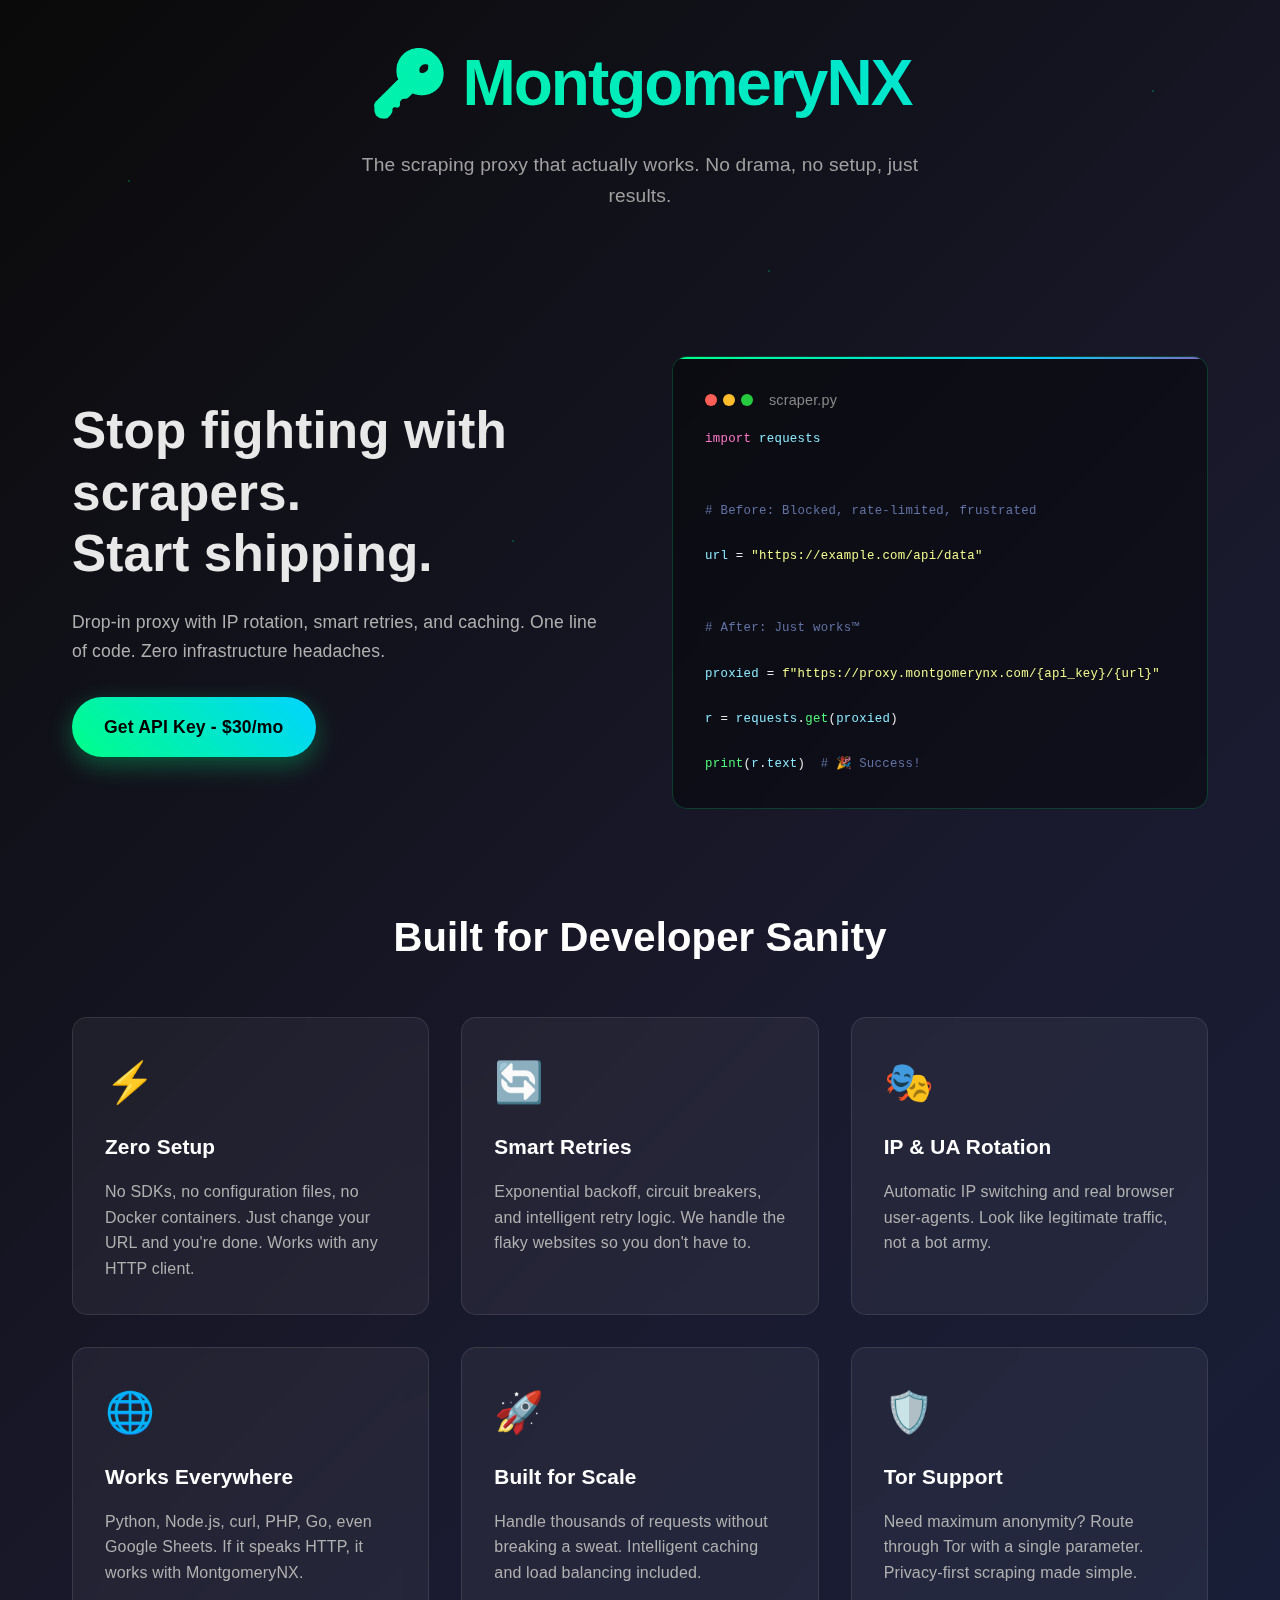
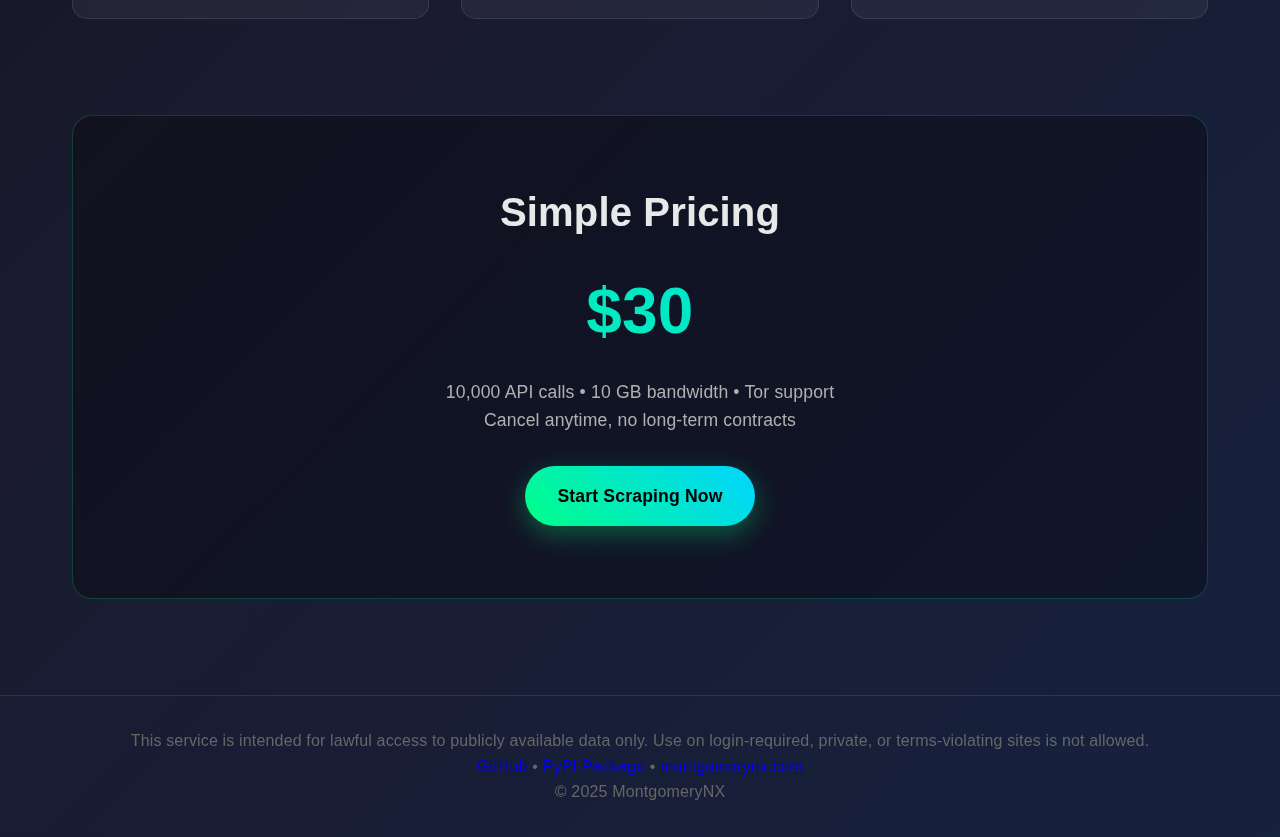
<file: index.html>
<!DOCTYPE html>
<html lang="en">
<head>
  <meta charset="UTF-8" />
  <title>MontgomeryNX Proxy - Headache-Free Scraping API</title>
  <meta name="description" content="A one-line proxy with IP rotation and smart retries. Designed for scraping-friendly APIs.">
  <meta name="keywords" content="scraping proxy, api proxy, ip rotation, scraping api, user-agent rotation, web scraping, proxy for curl, proxy for requests, scraping infrastructure, montgomerynx">
  <meta name="viewport" content="width=device-width, initial-scale=1">

  <!-- Open Graph -->
  <meta property="og:title" content="MontgomeryNX Proxy">
  <meta property="og:description" content="A one-line proxy with IP rotation and smart retries. Works anywhere.">
  <meta property="og:type" content="website">
  <meta property="og:url" content="https://www.montgomerynx.com">

  <!-- Twitter Card -->
  <meta name="twitter:card" content="summary">
  <meta name="twitter:title" content="MontgomeryNX Proxy">
  <meta name="twitter:description" content="One-line scraping proxy with IP rotation, retries, and caching. Just works.">
  <meta name="twitter:url" content="https://www.montgomerynx.com">

  <meta name="twitter:card" content="summary_large_image">
  <meta name="twitter:image" content="https://www.montgomerynx.com/twitter_card.png">
  
  <!-- Canonical -->
  <link rel="canonical" href="https://www.montgomerynx.com/">

  <!-- Favicon -->
  <link rel="icon" href="/favicon.ico" />

  <!-- Structured Data -->
  <script type="application/ld+json">
  {
    "@context": "https://schema.org",
    "@type": "SoftwareApplication",
    "name": "MontgomeryNX Proxy",
    "applicationCategory": "API Service",
    "operatingSystem": "All",
    "offers": {
      "@type": "Offer",
      "price": "30.00",
      "priceCurrency": "USD"
    },
    "url": "https://www.montgomerynx.com",
    "description": "Drop-in proxy for scrapers with IP rotation, retries, and caching. Built for simplicity and performance."
  }
  </script>

  <!-- Google tag (gtag.js) -->
  <script async src="https://www.googletagmanager.com/gtag/js?id=G-EQD448XBGH"></script>
  <script>
    window.dataLayer = window.dataLayer || [];
    function gtag(){dataLayer.push(arguments);}
    gtag('js', new Date());
  
    gtag('config', 'G-EQD448XBGH');
  </script>
  
  <style>
    * {
      margin: 0;
      padding: 0;
      box-sizing: border-box;
    }

    body {
      font-family: 'Inter', -apple-system, BlinkMacSystemFont, 'Segoe UI', Roboto, sans-serif;
      background: linear-gradient(135deg, #0a0a0a 0%, #1a1a2e 50%, #16213e 100%);
      color: #e8e8e8;
      line-height: 1.6;
      min-height: 100vh;
      overflow-x: hidden;
      letter-spacing: 0.01em;
    }

    .container {
      max-width: 1200px;
      margin: 0 auto;
      padding: 0 2rem;
    }

    /* Animated background particles */
    .bg-particles {
      position: fixed;
      top: 0;
      left: 0;
      width: 100%;
      height: 100%;
      pointer-events: none;
      z-index: -1;
    }

    .particle {
      position: absolute;
      width: 2px;
      height: 2px;
      background: #00ff88;
      border-radius: 50%;
      animation: float 6s infinite ease-in-out;
      opacity: 0.3;
    }

    @keyframes float {
      0%, 100% { transform: translateY(0px) rotate(0deg); opacity: 0.3; }
      50% { transform: translateY(-20px) rotate(180deg); opacity: 0.8; }
    }

    /* Header */
    header {
      padding: 2rem 0;
      text-align: center;
      position: relative;
    }

    .logo {
      font-size: clamp(2.5rem, 5vw, 4rem);
      font-weight: 900;
      background: linear-gradient(45deg, #00ff88, #00d4ff, #ff0080);
      background-size: 300% 300%;
      -webkit-background-clip: text;
      -webkit-text-fill-color: transparent;
      background-clip: text;
      animation: gradient-shift 3s ease-in-out infinite;
      margin-bottom: 1rem;
      letter-spacing: -2px;
    }

    @keyframes gradient-shift {
      0%, 100% { background-position: 0% 50%; }
      50% { background-position: 100% 50%; }
    }

    .tagline {
      font-size: 1.2rem;
      color: #a0a0a0;
      max-width: 600px;
      margin: 0 auto 3rem;
    }

    /* Hero section */
    .hero {
      display: grid;
      grid-template-columns: 1fr 1fr;
      gap: 4rem;
      align-items: center;
      margin: 4rem 0;
    }

    .hero-content h1 {
      font-size: clamp(2rem, 4vw, 3.5rem);
      margin-bottom: 1.5rem;
      font-weight: 800;
      line-height: 1.2;
    }

    .hero-content p {
      font-size: 1.1rem;
      color: #b0b0b0;
      margin-bottom: 2rem;
    }

    .cta-button {
      display: inline-block;
      background: linear-gradient(45deg, #00ff88, #00d4ff);
      color: #000;
      padding: 1rem 2rem;
      text-decoration: none;
      border-radius: 50px;
      font-weight: 700;
      font-size: 1.1rem;
      transition: all 0.3s ease;
      box-shadow: 0 8px 25px rgba(0, 255, 136, 0.3);
      position: relative;
      overflow: hidden;
    }

    .cta-button:hover {
      transform: translateY(-2px);
      box-shadow: 0 12px 35px rgba(0, 255, 136, 0.4);
    }

    .cta-button::before {
      content: '';
      position: absolute;
      top: 0;
      left: -100%;
      width: 100%;
      height: 100%;
      background: linear-gradient(90deg, transparent, rgba(255,255,255,0.2), transparent);
      transition: left 0.5s;
    }

    .cta-button:hover::before {
      left: 100%;
    }

    /* Code demo */
    .code-demo {
      background: rgba(0, 0, 0, 0.4);
      border-radius: 15px;
      padding: 2rem;
      border: 1px solid rgba(0, 255, 136, 0.2);
      backdrop-filter: blur(10px);
      position: relative;
      overflow: hidden;
    }

    .code-demo::before {
      content: '';
      position: absolute;
      top: 0;
      left: 0;
      right: 0;
      height: 2px;
      background: linear-gradient(90deg, #00ff88, #00d4ff, #ff0080, #00ff88);
      background-size: 200% 100%;
      animation: border-flow 3s linear infinite;
    }

    @keyframes border-flow {
      0% { background-position: 0% 0%; }
      100% { background-position: 200% 0%; }
    }

    .code-header {
      display: flex;
      align-items: center;
      margin-bottom: 1rem;
      font-size: 0.9rem;
      color: #888;
    }

    .code-dots {
      display: flex;
      gap: 6px;
      margin-right: 1rem;
    }

    .code-dots span {
      width: 12px;
      height: 12px;
      border-radius: 50%;
      display: block;
    }

    .code-dots .red { background: #ff5f56; }
    .code-dots .yellow { background: #ffbd2e; }
    .code-dots .green { background: #27ca3f; }

    pre {
      background: transparent;
      margin: 0;
      font-family: 'SF Mono', 'Monaco', 'Cascadia Code', 'Roboto Mono', Consolas, 'Courier New', monospace;
      font-size: 0.95em;
      line-height: 1.5;
      overflow-x: auto;
      letter-spacing: 0.02em;
    }

    .code-line {
      display: block;
      padding: 2px 0;
    }

    .keyword { color: #ff79c6; }
    .string { color: #f1fa8c; }
    .comment { color: #6272a4; }
    .function { color: #50fa7b; }
    .variable { color: #8be9fd; }

    /* Features section */
    .features {
      margin: 6rem 0;
    }

    .features h2 {
      text-align: center;
      font-size: 2.5rem;
      margin-bottom: 3rem;
      color: #fff;
    }

    .features-grid {
      display: grid;
      grid-template-columns: repeat(auto-fit, minmax(300px, 1fr));
      gap: 2rem;
    }

    .feature-card {
      background: rgba(255, 255, 255, 0.05);
      border-radius: 15px;
      padding: 2rem;
      border: 1px solid rgba(255, 255, 255, 0.1);
      backdrop-filter: blur(10px);
      transition: all 0.3s ease;
      position: relative;
      overflow: hidden;
    }

    .feature-card:hover {
      transform: translateY(-5px);
      border-color: rgba(0, 255, 136, 0.3);
      box-shadow: 0 20px 40px rgba(0, 0, 0, 0.3);
    }

    .feature-card::before {
      content: '';
      position: absolute;
      top: 0;
      left: 0;
      width: 100%;
      height: 2px;
      background: linear-gradient(90deg, #00ff88, #00d4ff);
      transform: scaleX(0);
      transition: transform 0.3s ease;
    }

    .feature-card:hover::before {
      transform: scaleX(1);
    }

    .feature-icon {
      font-size: 2.5rem;
      margin-bottom: 1rem;
      display: block;
    }

    .feature-card h3 {
      font-size: 1.3rem;
      margin-bottom: 1rem;
      color: #fff;
    }

    .feature-card p {
      color: #b0b0b0;
      line-height: 1.6;
    }

    /* Pricing section */
    .pricing {
      text-align: center;
      margin: 6rem 0;
      padding: 4rem 2rem;
      background: rgba(0, 0, 0, 0.3);
      border-radius: 20px;
      border: 1px solid rgba(0, 255, 136, 0.2);
    }

    .pricing h2 {
      font-size: 2.5rem;
      margin-bottom: 1rem;
    }

    .price {
      font-size: 4rem;
      font-weight: 900;
      background: linear-gradient(45deg, #00ff88, #00d4ff);
      -webkit-background-clip: text;
      -webkit-text-fill-color: transparent;
      background-clip: text;
      margin: 1rem 0;
    }

    .price-details {
      font-size: 1.1rem;
      color: #b0b0b0;
      margin-bottom: 2rem;
    }

    /* Footer */
    footer {
      margin-top: 4rem;
      padding: 2rem 0;
      text-align: center;
      color: #666;
      border-top: 1px solid rgba(255, 255, 255, 0.1);
    }

    /* Responsive */
    @media (max-width: 768px) {
      .hero {
        grid-template-columns: 1fr;
        gap: 2rem;
        text-align: center;
      }
      
      .container {
        padding: 0 1rem;
      }
    }

    /* Animation delays for particles */
    .particle:nth-child(2) { animation-delay: -1s; }
    .particle:nth-child(3) { animation-delay: -2s; }
    .particle:nth-child(4) { animation-delay: -3s; }
    .particle:nth-child(5) { animation-delay: -4s; }
    .particle:nth-child(6) { animation-delay: -5s; }
  </style>
</head>
<body>
  <!-- Animated background -->
  <div class="bg-particles">
    <div class="particle" style="left: 10%; top: 20%;"></div>
    <div class="particle" style="left: 20%; top: 80%;"></div>
    <div class="particle" style="left: 60%; top: 30%;"></div>
    <div class="particle" style="left: 80%; top: 70%;"></div>
    <div class="particle" style="left: 40%; top: 60%;"></div>
    <div class="particle" style="left: 90%; top: 10%;"></div>
  </div>

  <div class="container">
    <header>
      <div class="logo">🔑 MontgomeryNX</div>
      <p class="tagline">The scraping proxy that actually works. No drama, no setup, just results.</p>
    </header>

    <section class="hero">
      <div class="hero-content">
        <h1>Stop fighting with scrapers.<br>Start shipping.</h1>
        <p>Drop-in proxy with IP rotation, smart retries, and caching. One line of code. Zero infrastructure headaches.</p>
        <a href="https://therealbct.gumroad.com/l/bsfreescraping" target="_blank" class="cta-button"
           onclick="gtag('event', 'click', { event_category: 'CTA', event_label: 'Top CTA - Get API Key' })">
          Get API Key - $30/mo
        </a>
      </div>
      
      <div class="code-demo">
        <div class="code-header">
          <div class="code-dots">
            <span class="red"></span>
            <span class="yellow"></span>
            <span class="green"></span>
          </div>
          scraper.py
        </div>
        <pre><code><span class="code-line"><span class="keyword">import</span> <span class="variable">requests</span></span>
<span class="code-line"></span>
<span class="code-line"><span class="comment"># Before: Blocked, rate-limited, frustrated</span></span>
<span class="code-line"><span class="variable">url</span> = <span class="string">"https://example.com/api/data"</span></span>
<span class="code-line"></span>
<span class="code-line"><span class="comment"># After: Just works™</span></span>
<span class="code-line"><span class="variable">proxied</span> = <span class="string">f"https://proxy.montgomerynx.com/{api_key}/{url}"</span></span>
<span class="code-line"><span class="variable">r</span> = <span class="variable">requests</span>.<span class="function">get</span>(<span class="variable">proxied</span>)</span>
<span class="code-line"><span class="function">print</span>(<span class="variable">r</span>.<span class="variable">text</span>)  <span class="comment"># 🎉 Success!</span></span></code></pre>
      </div>
    </section>

    <section class="features">
      <h2>Built for Developer Sanity</h2>
      <div class="features-grid">
        <div class="feature-card">
          <span class="feature-icon">⚡</span>
          <h3>Zero Setup</h3>
          <p>No SDKs, no configuration files, no Docker containers. Just change your URL and you're done. Works with any HTTP client.</p>
        </div>
        
        <div class="feature-card">
          <span class="feature-icon">🔄</span>
          <h3>Smart Retries</h3>
          <p>Exponential backoff, circuit breakers, and intelligent retry logic. We handle the flaky websites so you don't have to.</p>
        </div>
        
        <div class="feature-card">
          <span class="feature-icon">🎭</span>
          <h3>IP & UA Rotation</h3>
          <p>Automatic IP switching and real browser user-agents. Look like legitimate traffic, not a bot army.</p>
        </div>
        
        <div class="feature-card">
          <span class="feature-icon">🌐</span>
          <h3>Works Everywhere</h3>
          <p>Python, Node.js, curl, PHP, Go, even Google Sheets. If it speaks HTTP, it works with MontgomeryNX.</p>
        </div>
        
        <div class="feature-card">
          <span class="feature-icon">🚀</span>
          <h3>Built for Scale</h3>
          <p>Handle thousands of requests without breaking a sweat. Intelligent caching and load balancing included.</p>
        </div>
        
        <div class="feature-card">
          <span class="feature-icon">🛡️</span>
          <h3>Tor Support</h3>
          <p>Need maximum anonymity? Route through Tor with a single parameter. Privacy-first scraping made simple.</p>
        </div>
      </div>
    </section>

    <section class="pricing">
      <h2>Simple Pricing</h2>
      <div class="price">$30</div>
      <div class="price-details">
        10,000 API calls • 10 GB bandwidth • Tor support<br>
        Cancel anytime, no long-term contracts
      </div>
        <a href="https://therealbct.gumroad.com/l/bsfreescraping" target="_blank" class="cta-button"
           onclick="gtag('event', 'click', { event_category: 'CTA', event_label: 'Bottom CTA - Start Scraping Now' })">
          Start Scraping Now
        </a>
    </section>
  </div>

  <footer>
    <div class="container">
      <p>This service is intended for lawful access to publicly available data only. Use on login-required, private, or terms-violating sites is not allowed.</p>
      <p>
        <a href="https://github.com/section31nx/mx_requests" target="_blank" rel="noopener"
           onclick="gtag('event', 'click', { event_category: 'Footer', event_label: 'Footer Link - GitHub' })">
          GitHub
        </a> •
        <a href="https://pypi.org/project/mx-requests/" target="_blank" rel="noopener"
           onclick="gtag('event', 'click', { event_category: 'Footer', event_label: 'Footer Link - PyPI' })">
          PyPI Package
        </a> •
        <a href="https://www.montgomerynx.com" rel="canonical"
           onclick="gtag('event', 'click', { event_category: 'Footer', event_label: 'Footer Link - Homepage' })">
          montgomerynx.com
        </a>
      </p>
      <p>© 2025 MontgomeryNX</p>
    </div>
  </footer>

  <script>
    // Add some interactive particles
    function createParticle() {
      const particle = document.createElement('div');
      particle.className = 'particle';
      particle.style.left = Math.random() * 100 + '%';
      particle.style.top = Math.random() * 100 + '%';
      particle.style.animationDuration = (Math.random() * 3 + 3) + 's';
      document.querySelector('.bg-particles').appendChild(particle);
      
      setTimeout(() => {
        particle.remove();
      }, 6000);
    }

    // Create particles periodically
    setInterval(createParticle, 2000);

    // Add smooth scrolling for any internal links
    document.querySelectorAll('a[href^="#"]').forEach(anchor => {
      anchor.addEventListener('click', function (e) {
        e.preventDefault();
        document.querySelector(this.getAttribute('href')).scrollIntoView({
          behavior: 'smooth'
        });
      });
    });
  </script>
</body>
</html>
</file>
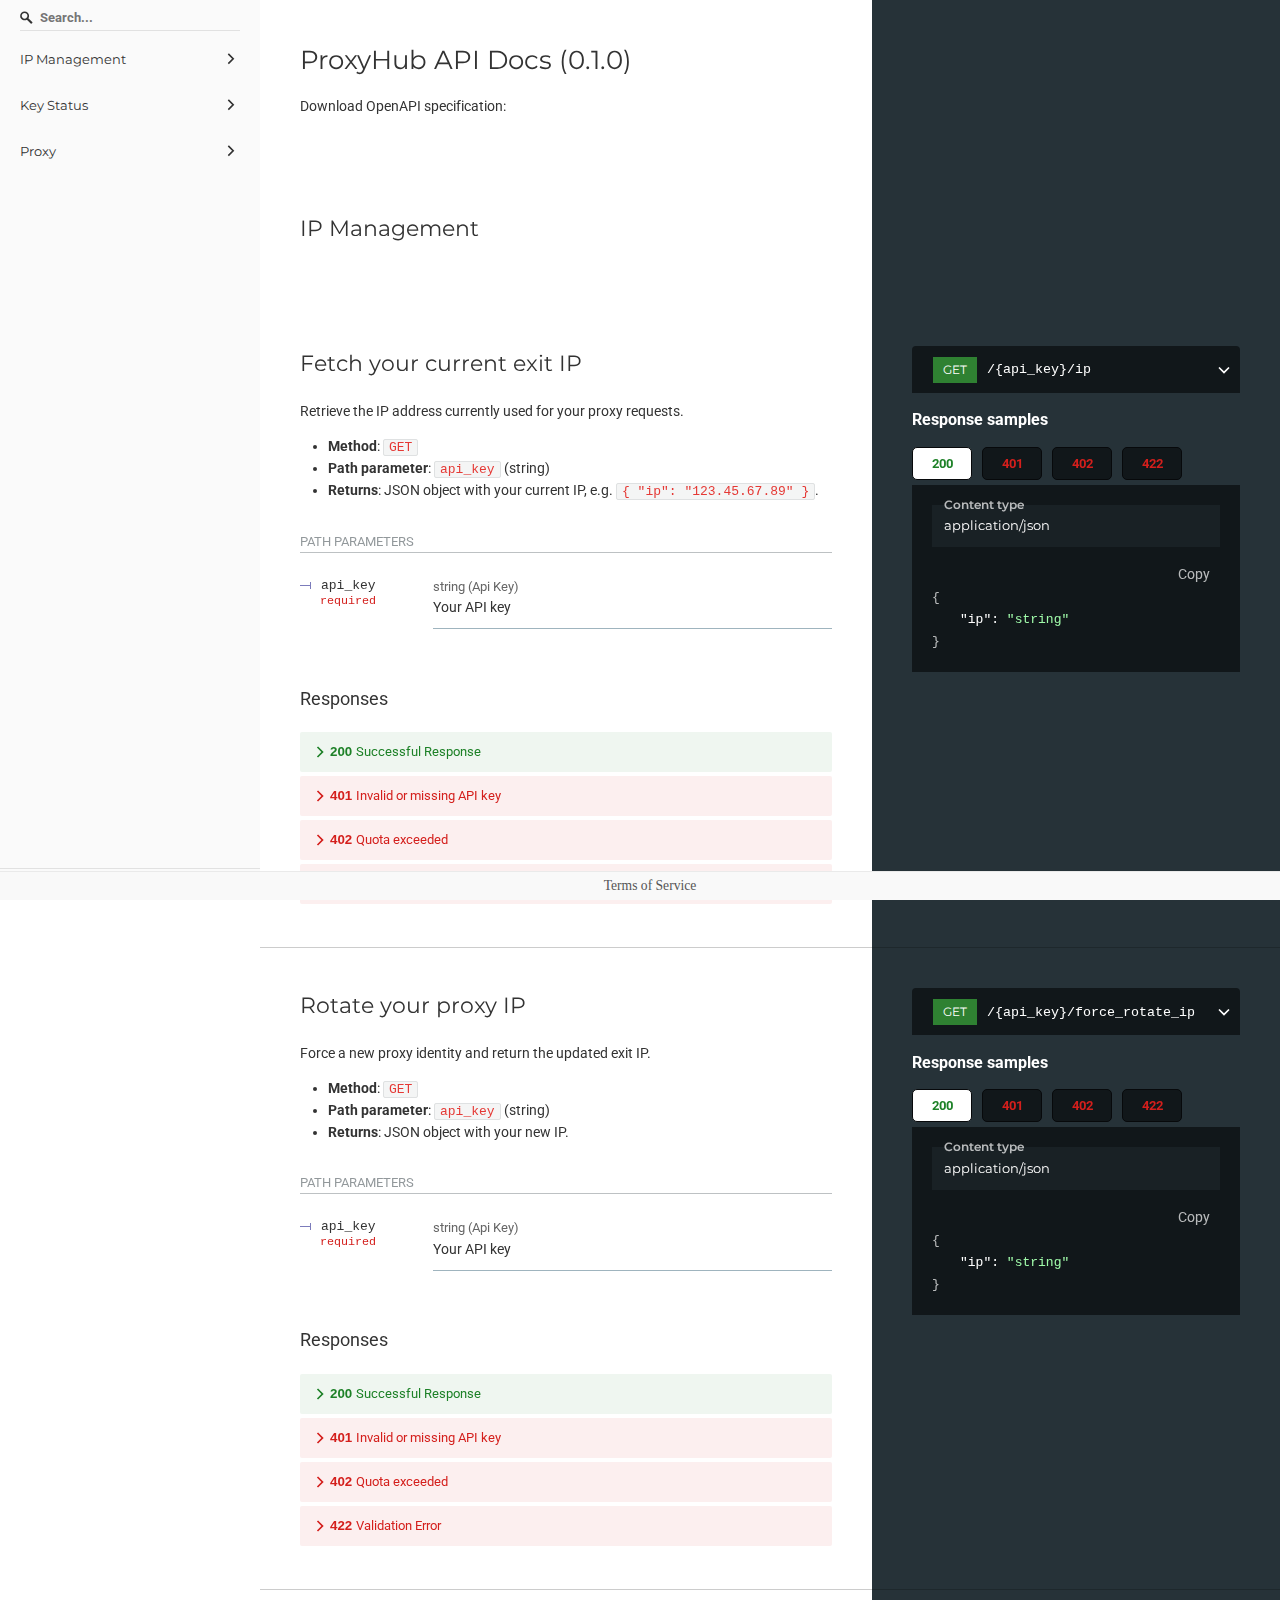
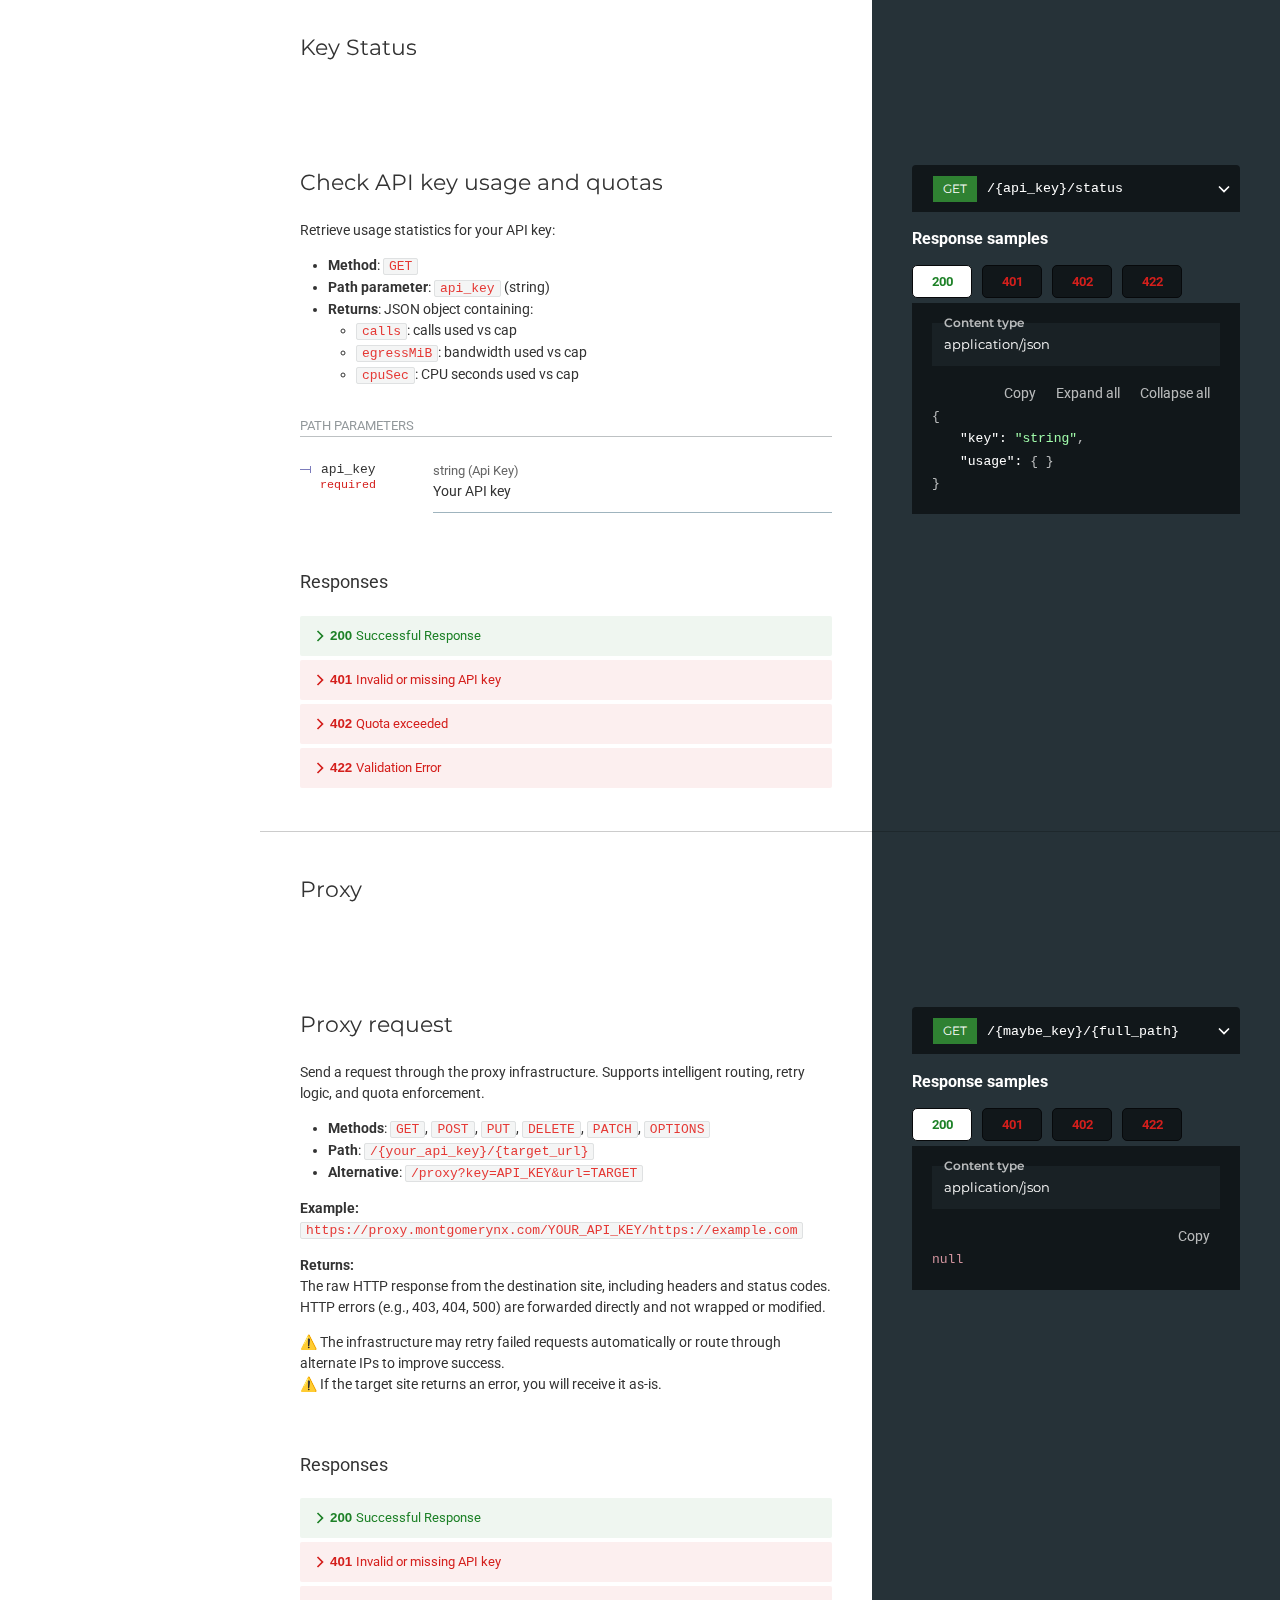
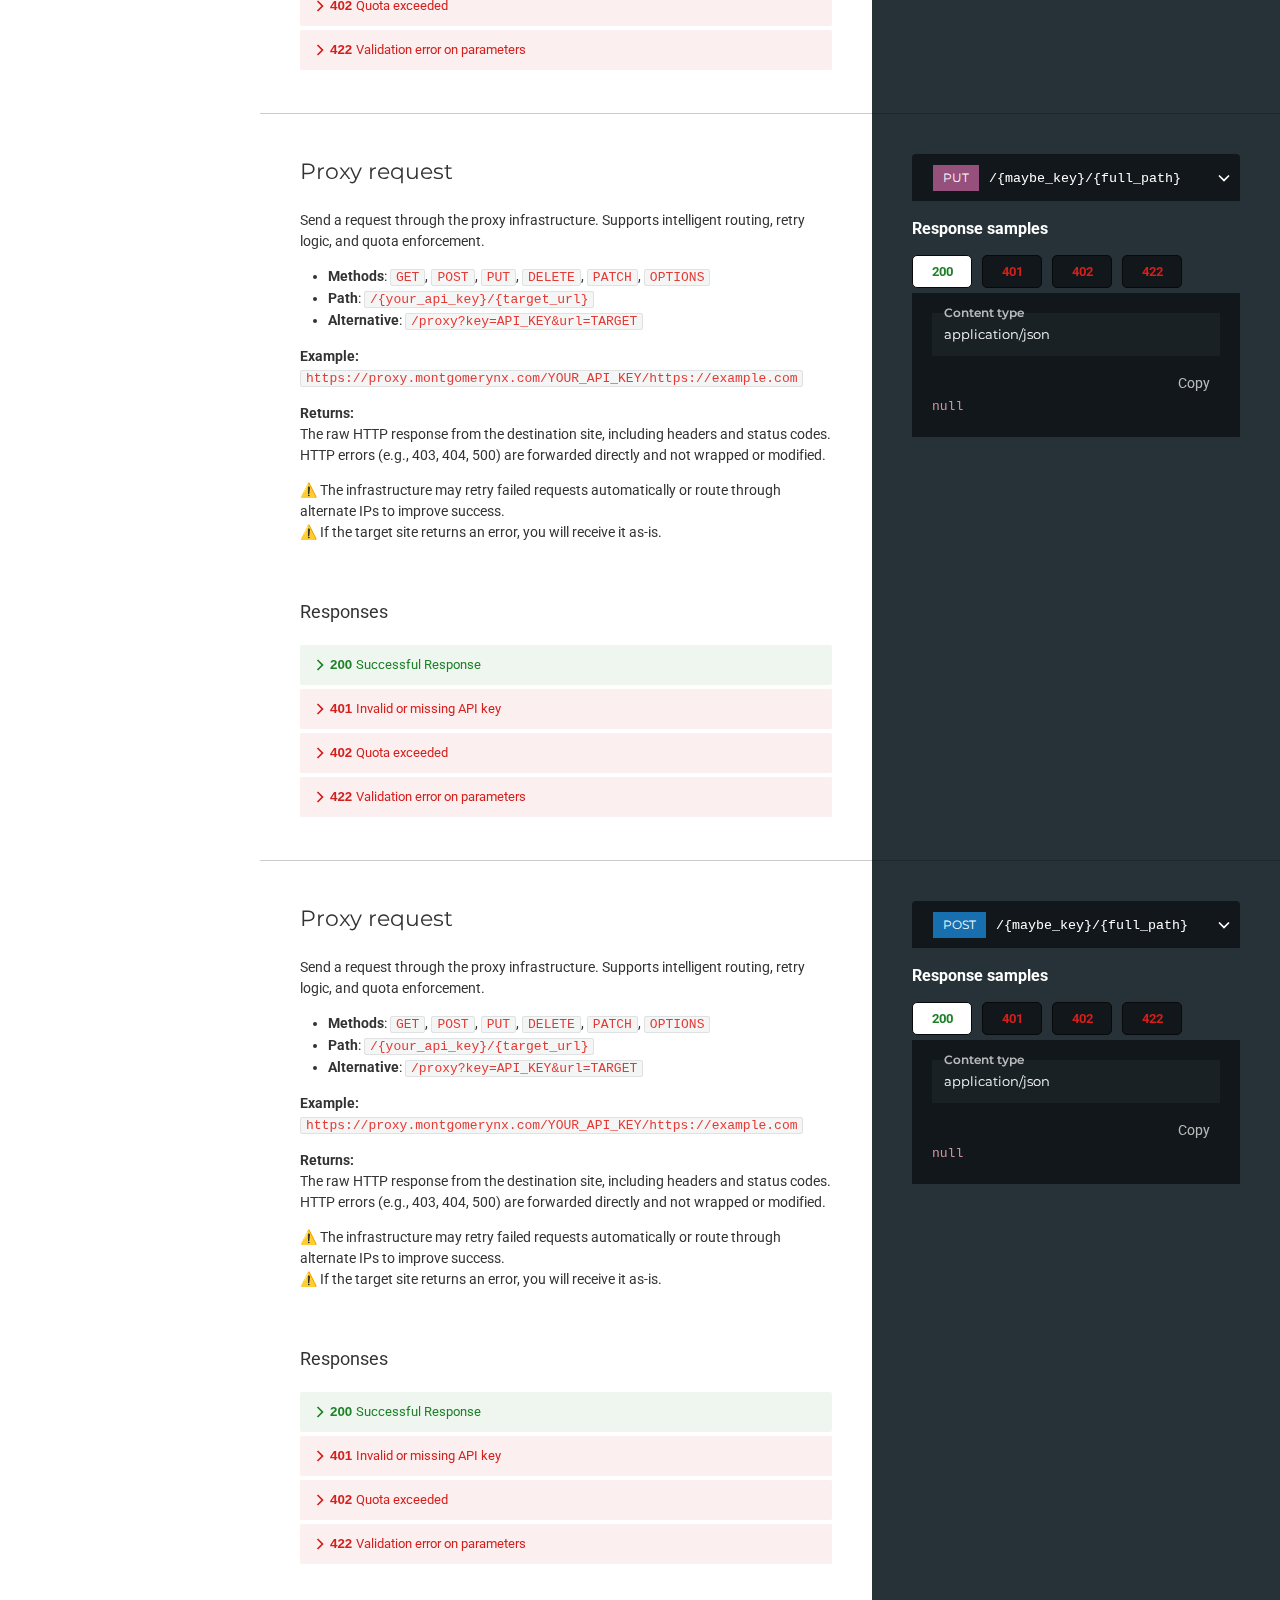
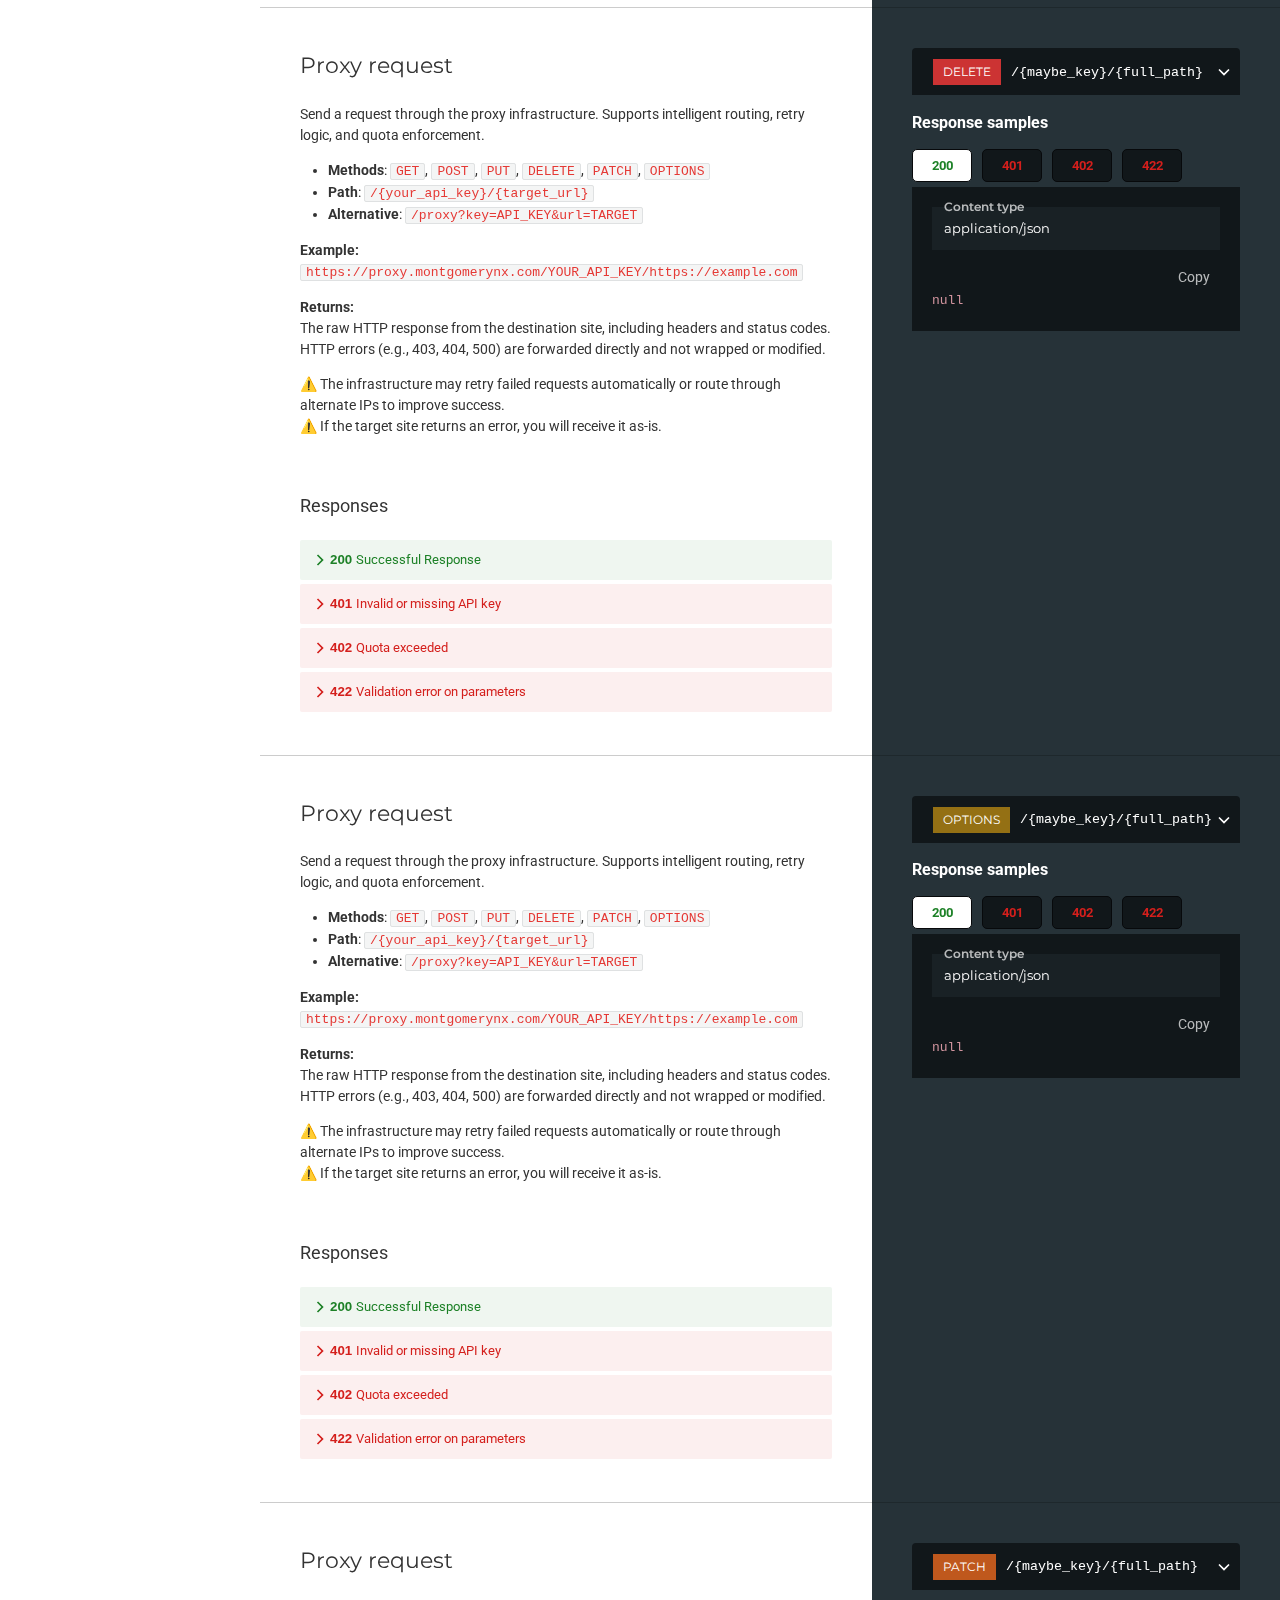
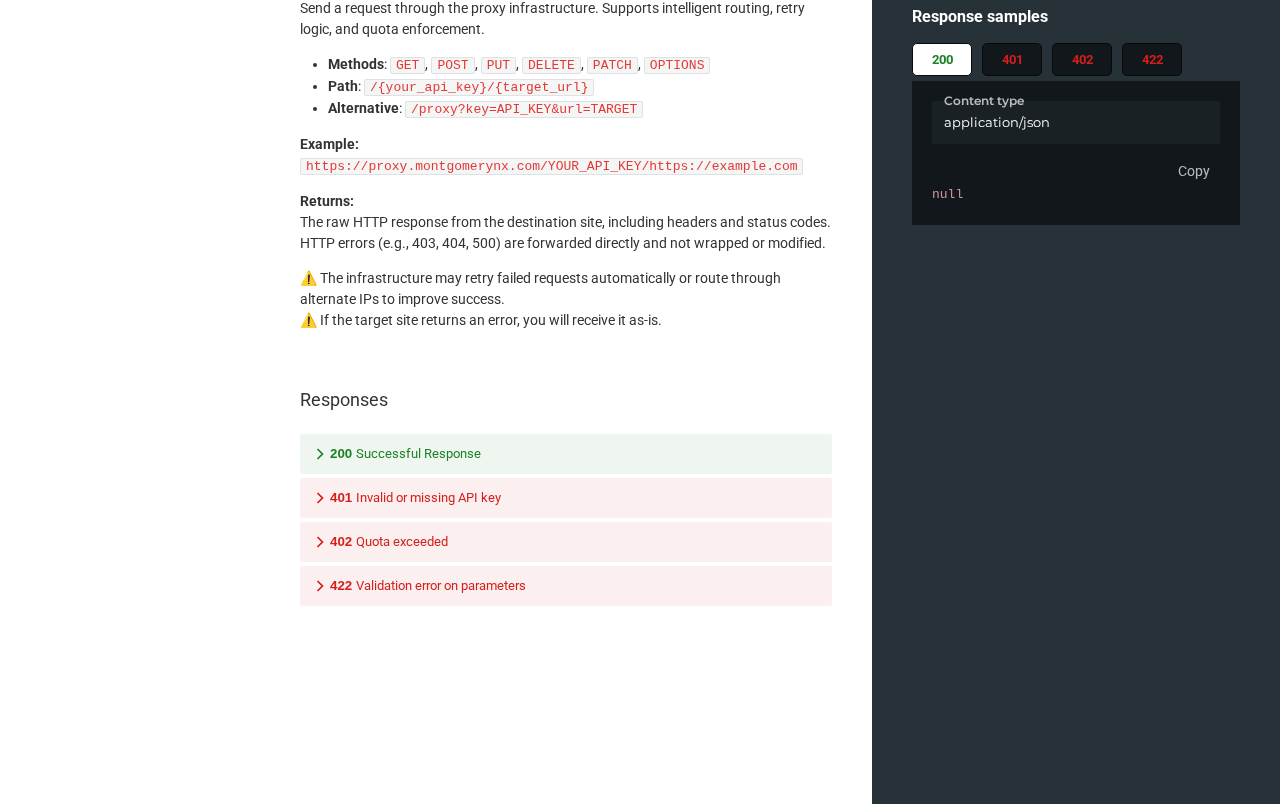
<file: docs/index.html>
<!DOCTYPE html>
<html>
  <head>
    <meta charset="utf-8" />
    <title>ProxyHub API Docs</title>
    <meta name="viewport" content="width=device-width, initial-scale=1" />
    <style>
      body { margin: 0; padding: 0; }
      footer {
        text-align: center;
        font-size: 0.9em;
        padding: 10px;
        background: #f9f9f9;
        border-top: 1px solid #eaeaea;
      }

        .fixed-footer {
        position: fixed;
        bottom: 0;
        left: 0;
        width: 100%;
        background-color: #f9f9f9;
        text-align: center;
        padding: 6px 10px;
        border-top: 1px solid #eaeaea;
        font-size: 0.85em;
        z-index: 1000;
        }

        .fixed-footer a {
        color: #555;
        text-decoration: none;
        font-weight: 500;
        }

        .fixed-footer a:hover {
        color: #007BFF;
        text-decoration: underline;
        }
    </style>
    <script src="https://cdn.redocly.com/redoc/v2.5.0/bundles/redoc.standalone.js"></script><style data-styled="true" data-styled-version="6.1.19">.fqkwbU{width:calc(100% - 40%);padding:0 40px;}/*!sc*/
@media print,screen and (max-width: 75rem){.fqkwbU{width:100%;padding:40px 40px;}}/*!sc*/
data-styled.g4[id="sc-ggWZvA"]{content:"fqkwbU,"}/*!sc*/
.bPmFpz{padding:40px 0;}/*!sc*/
.bPmFpz:last-child{min-height:calc(100vh + 1px);}/*!sc*/
.bPmFpz>.bPmFpz:last-child{min-height:initial;}/*!sc*/
@media print,screen and (max-width: 75rem){.bPmFpz{padding:0;}}/*!sc*/
.gHrCVQ{padding:40px 0;position:relative;}/*!sc*/
.gHrCVQ:last-child{min-height:calc(100vh + 1px);}/*!sc*/
.gHrCVQ>.gHrCVQ:last-child{min-height:initial;}/*!sc*/
@media print,screen and (max-width: 75rem){.gHrCVQ{padding:0;}}/*!sc*/
.gHrCVQ:not(:last-of-type):after{position:absolute;bottom:0;width:100%;display:block;content:'';border-bottom:1px solid rgba(0, 0, 0, 0.2);}/*!sc*/
data-styled.g5[id="sc-dTvVRJ"]{content:"bPmFpz,gHrCVQ,"}/*!sc*/
.bDYKKx{width:40%;color:#ffffff;background-color:#263238;padding:0 40px;}/*!sc*/
@media print,screen and (max-width: 75rem){.bDYKKx{width:100%;padding:40px 40px;}}/*!sc*/
data-styled.g6[id="sc-jwTyAe"]{content:"bDYKKx,"}/*!sc*/
.FFPsr{background-color:#263238;}/*!sc*/
data-styled.g7[id="sc-hjsuWn"]{content:"FFPsr,"}/*!sc*/
.gkiSyE{display:flex;width:100%;padding:0;}/*!sc*/
@media print,screen and (max-width: 75rem){.gkiSyE{flex-direction:column;}}/*!sc*/
data-styled.g8[id="sc-jJLAfE"]{content:"gkiSyE,"}/*!sc*/
.wYHiz{font-family:Montserrat,sans-serif;font-weight:400;font-size:1.85714em;line-height:1.6em;color:#333333;}/*!sc*/
data-styled.g9[id="sc-hwkwBN"]{content:"wYHiz,"}/*!sc*/
.iFSqkw{font-family:Montserrat,sans-serif;font-weight:400;font-size:1.57143em;line-height:1.6em;color:#333333;margin:0 0 20px;}/*!sc*/
data-styled.g10[id="sc-kNOymR"]{content:"iFSqkw,"}/*!sc*/
.drJHMo{color:#ffffff;}/*!sc*/
data-styled.g12[id="sc-lgpSej"]{content:"drJHMo,"}/*!sc*/
.czjApA{border-bottom:1px solid rgba(38, 50, 56, 0.3);margin:1em 0 1em 0;color:rgba(38, 50, 56, 0.5);font-weight:normal;text-transform:uppercase;font-size:0.929em;line-height:20px;}/*!sc*/
data-styled.g13[id="sc-eqYatC"]{content:"czjApA,"}/*!sc*/
.fRdsOi{cursor:pointer;margin-left:-20px;padding:0;line-height:1;width:20px;display:inline-block;outline:0;}/*!sc*/
.fRdsOi:before{content:'';width:15px;height:15px;background-size:contain;background-image:url('[data-uri]');opacity:0.5;visibility:hidden;display:inline-block;vertical-align:middle;}/*!sc*/
h1:hover>.fRdsOi::before,h2:hover>.fRdsOi::before,.fRdsOi:hover::before{visibility:visible;}/*!sc*/
data-styled.g14[id="sc-kcLKEh"]{content:"fRdsOi,"}/*!sc*/
.dUlzCe{height:18px;width:18px;min-width:18px;vertical-align:middle;float:right;transition:transform 0.2s ease-out;transform:rotateZ(-90deg);}/*!sc*/
.cGxVlA{height:1.5em;width:1.5em;min-width:1.5em;vertical-align:middle;float:left;transition:transform 0.2s ease-out;transform:rotateZ(-90deg);}/*!sc*/
.cGxVlA polygon{fill:#1d8127;}/*!sc*/
.jKYZgc{height:1.5em;width:1.5em;min-width:1.5em;vertical-align:middle;float:left;transition:transform 0.2s ease-out;transform:rotateZ(-90deg);}/*!sc*/
.jKYZgc polygon{fill:#d41f1c;}/*!sc*/
.iuNpUs{height:20px;width:20px;min-width:20px;vertical-align:middle;float:right;transition:transform 0.2s ease-out;transform:rotateZ(0);}/*!sc*/
.iuNpUs polygon{fill:white;}/*!sc*/
data-styled.g15[id="sc-dntSTA"]{content:"dUlzCe,cGxVlA,jKYZgc,iuNpUs,"}/*!sc*/
.gdmNWp{border-left:1px solid #7c7cbb;box-sizing:border-box;position:relative;padding:10px 10px 10px 0;}/*!sc*/
@media screen and (max-width: 50rem){.gdmNWp{display:block;overflow:hidden;}}/*!sc*/
tr:first-of-type>.gdmNWp,tr.last>.gdmNWp{border-left-width:0;background-position:top left;background-repeat:no-repeat;background-size:1px 100%;}/*!sc*/
tr:first-of-type>.gdmNWp{background-image:linear-gradient(
      to bottom,
      transparent 0%,
      transparent 22px,
      #7c7cbb 22px,
      #7c7cbb 100%
    );}/*!sc*/
tr.last>.gdmNWp{background-image:linear-gradient(
      to bottom,
      #7c7cbb 0%,
      #7c7cbb 22px,
      transparent 22px,
      transparent 100%
    );}/*!sc*/
tr.last+tr>.gdmNWp{border-left-color:transparent;}/*!sc*/
tr.last:first-child>.gdmNWp{background:none;border-left-color:transparent;}/*!sc*/
data-styled.g18[id="sc-kCuUfV"]{content:"gdmNWp,"}/*!sc*/
.dFOJWJ{vertical-align:top;line-height:20px;white-space:nowrap;font-size:13px;font-family:Courier,monospace;}/*!sc*/
.dFOJWJ.deprecated{text-decoration:line-through;color:#707070;}/*!sc*/
data-styled.g20[id="sc-fbQrwq"]{content:"dFOJWJ,"}/*!sc*/
.ixGaBD{border-bottom:1px solid #9fb4be;padding:10px 0;width:75%;box-sizing:border-box;}/*!sc*/
tr.expanded .ixGaBD{border-bottom:none;}/*!sc*/
@media screen and (max-width: 50rem){.ixGaBD{padding:0 20px;border-bottom:none;border-left:1px solid #7c7cbb;}tr.last>.ixGaBD{border-left:none;}}/*!sc*/
data-styled.g21[id="sc-gGKoUb"]{content:"ixGaBD,"}/*!sc*/
.cteAyA{color:#7c7cbb;font-family:Courier,monospace;margin-right:10px;}/*!sc*/
.cteAyA::before{content:'';display:inline-block;vertical-align:middle;width:10px;height:1px;background:#7c7cbb;}/*!sc*/
.cteAyA::after{content:'';display:inline-block;vertical-align:middle;width:1px;background:#7c7cbb;height:7px;}/*!sc*/
data-styled.g22[id="sc-hwddKA"]{content:"cteAyA,"}/*!sc*/
.icJLQx{border-collapse:separate;border-radius:3px;font-size:14px;border-spacing:0;width:100%;}/*!sc*/
.icJLQx >tr{vertical-align:middle;}/*!sc*/
@media screen and (max-width: 50rem){.icJLQx{display:block;}.icJLQx >tr,.icJLQx >tbody>tr{display:block;}}/*!sc*/
@media screen and (max-width: 50rem) and (-ms-high-contrast:none){.icJLQx td{float:left;width:100%;}}/*!sc*/
.icJLQx .sc-jaXbil,.icJLQx .sc-jaXbil .sc-jaXbil .sc-jaXbil,.icJLQx .sc-jaXbil .sc-jaXbil .sc-jaXbil .sc-jaXbil .sc-jaXbil{margin:1em;margin-right:0;background:#fafafa;}/*!sc*/
.icJLQx .sc-jaXbil .sc-jaXbil,.icJLQx .sc-jaXbil .sc-jaXbil .sc-jaXbil .sc-jaXbil,.icJLQx .sc-jaXbil .sc-jaXbil .sc-jaXbil .sc-jaXbil .sc-jaXbil .sc-jaXbil{background:#ffffff;}/*!sc*/
data-styled.g24[id="sc-eqNDNG"]{content:"icJLQx,"}/*!sc*/
.fyxuKi >ul{list-style:none;padding:0;margin:0;margin:0 -5px;}/*!sc*/
.fyxuKi >ul >li{padding:5px 10px;display:inline-block;background-color:#11171a;border-bottom:1px solid rgba(0, 0, 0, 0.5);cursor:pointer;text-align:center;outline:none;color:#ccc;margin:0 5px 5px 5px;border:1px solid #07090b;border-radius:5px;min-width:60px;font-size:0.9em;font-weight:bold;}/*!sc*/
.fyxuKi >ul >li.react-tabs__tab--selected{color:#333333;background:#ffffff;}/*!sc*/
.fyxuKi >ul >li.react-tabs__tab--selected:focus{outline:auto;}/*!sc*/
.fyxuKi >ul >li:only-child{flex:none;min-width:100px;}/*!sc*/
.fyxuKi >ul >li.tab-success{color:#1d8127;}/*!sc*/
.fyxuKi >ul >li.tab-redirect{color:#ffa500;}/*!sc*/
.fyxuKi >ul >li.tab-info{color:#87ceeb;}/*!sc*/
.fyxuKi >ul >li.tab-error{color:#d41f1c;}/*!sc*/
.fyxuKi >.react-tabs__tab-panel{background:#11171a;}/*!sc*/
.fyxuKi >.react-tabs__tab-panel>div,.fyxuKi >.react-tabs__tab-panel>pre{padding:20px;margin:0;}/*!sc*/
.fyxuKi >.react-tabs__tab-panel>div>pre{padding:0;}/*!sc*/
data-styled.g30[id="sc-cOpnSz"]{content:"fyxuKi,"}/*!sc*/
.kIppRw code[class*='language-'],.kIppRw pre[class*='language-']{text-shadow:0 -0.1em 0.2em black;text-align:left;white-space:pre;word-spacing:normal;word-break:normal;word-wrap:normal;line-height:1.5;-moz-tab-size:4;-o-tab-size:4;tab-size:4;-webkit-hyphens:none;-moz-hyphens:none;-ms-hyphens:none;hyphens:none;}/*!sc*/
@media print{.kIppRw code[class*='language-'],.kIppRw pre[class*='language-']{text-shadow:none;}}/*!sc*/
.kIppRw pre[class*='language-']{padding:1em;margin:0.5em 0;overflow:auto;}/*!sc*/
.kIppRw .token.comment,.kIppRw .token.prolog,.kIppRw .token.doctype,.kIppRw .token.cdata{color:hsl(30, 20%, 50%);}/*!sc*/
.kIppRw .token.punctuation{opacity:0.7;}/*!sc*/
.kIppRw .namespace{opacity:0.7;}/*!sc*/
.kIppRw .token.property,.kIppRw .token.tag,.kIppRw .token.number,.kIppRw .token.constant,.kIppRw .token.symbol{color:#4a8bb3;}/*!sc*/
.kIppRw .token.boolean{color:#e64441;}/*!sc*/
.kIppRw .token.selector,.kIppRw .token.attr-name,.kIppRw .token.string,.kIppRw .token.char,.kIppRw .token.builtin,.kIppRw .token.inserted{color:#a0fbaa;}/*!sc*/
.kIppRw .token.selector+a,.kIppRw .token.attr-name+a,.kIppRw .token.string+a,.kIppRw .token.char+a,.kIppRw .token.builtin+a,.kIppRw .token.inserted+a,.kIppRw .token.selector+a:visited,.kIppRw .token.attr-name+a:visited,.kIppRw .token.string+a:visited,.kIppRw .token.char+a:visited,.kIppRw .token.builtin+a:visited,.kIppRw .token.inserted+a:visited{color:#4ed2ba;text-decoration:underline;}/*!sc*/
.kIppRw .token.property.string{color:white;}/*!sc*/
.kIppRw .token.operator,.kIppRw .token.entity,.kIppRw .token.url,.kIppRw .token.variable{color:hsl(40, 90%, 60%);}/*!sc*/
.kIppRw .token.atrule,.kIppRw .token.attr-value,.kIppRw .token.keyword{color:hsl(350, 40%, 70%);}/*!sc*/
.kIppRw .token.regex,.kIppRw .token.important{color:#e90;}/*!sc*/
.kIppRw .token.important,.kIppRw .token.bold{font-weight:bold;}/*!sc*/
.kIppRw .token.italic{font-style:italic;}/*!sc*/
.kIppRw .token.entity{cursor:help;}/*!sc*/
.kIppRw .token.deleted{color:red;}/*!sc*/
data-styled.g32[id="sc-eVqvcJ"]{content:"kIppRw,"}/*!sc*/
.bBWkcI{opacity:0.7;transition:opacity 0.3s ease;text-align:right;}/*!sc*/
.bBWkcI:focus-within{opacity:1;}/*!sc*/
.bBWkcI >button{background-color:transparent;border:0;color:inherit;padding:2px 10px;font-family:Roboto,sans-serif;font-size:14px;line-height:1.5em;cursor:pointer;outline:0;}/*!sc*/
.bBWkcI >button :hover,.bBWkcI >button :focus{background:rgba(255, 255, 255, 0.1);}/*!sc*/
data-styled.g33[id="sc-bbbBoY"]{content:"bBWkcI,"}/*!sc*/
.ghzOpX{position:relative;}/*!sc*/
data-styled.g37[id="sc-eknHtZ"]{content:"ghzOpX,"}/*!sc*/
.kbZred{font-family:Roboto,sans-serif;font-weight:400;line-height:1.5em;}/*!sc*/
.kbZred p:last-child{margin-bottom:0;}/*!sc*/
.kbZred h1{font-family:Montserrat,sans-serif;font-weight:400;font-size:1.85714em;line-height:1.6em;color:#32329f;margin-top:0;}/*!sc*/
.kbZred h2{font-family:Montserrat,sans-serif;font-weight:400;font-size:1.57143em;line-height:1.6em;color:#333333;}/*!sc*/
.kbZred code{color:#e53935;background-color:rgba(38, 50, 56, 0.05);font-family:Courier,monospace;border-radius:2px;border:1px solid rgba(38, 50, 56, 0.1);padding:0 5px;font-size:13px;font-weight:400;word-break:break-word;}/*!sc*/
.kbZred pre{font-family:Courier,monospace;white-space:pre;background-color:#11171a;color:white;padding:20px;overflow-x:auto;line-height:normal;border-radius:0;border:1px solid rgba(38, 50, 56, 0.1);}/*!sc*/
.kbZred pre code{background-color:transparent;color:white;padding:0;}/*!sc*/
.kbZred pre code:before,.kbZred pre code:after{content:none;}/*!sc*/
.kbZred blockquote{margin:0;margin-bottom:1em;padding:0 15px;color:#777;border-left:4px solid #ddd;}/*!sc*/
.kbZred img{max-width:100%;box-sizing:content-box;}/*!sc*/
.kbZred ul,.kbZred ol{padding-left:2em;margin:0;margin-bottom:1em;}/*!sc*/
.kbZred ul ul,.kbZred ol ul,.kbZred ul ol,.kbZred ol ol{margin-bottom:0;margin-top:0;}/*!sc*/
.kbZred table{display:block;width:100%;overflow:auto;word-break:normal;word-break:keep-all;border-collapse:collapse;border-spacing:0;margin-top:1.5em;margin-bottom:1.5em;}/*!sc*/
.kbZred table tr{background-color:#fff;border-top:1px solid #ccc;}/*!sc*/
.kbZred table tr:nth-child(2n){background-color:#fafafa;}/*!sc*/
.kbZred table th,.kbZred table td{padding:6px 13px;border:1px solid #ddd;}/*!sc*/
.kbZred table th{text-align:left;font-weight:bold;}/*!sc*/
.kbZred .share-link{cursor:pointer;margin-left:-20px;padding:0;line-height:1;width:20px;display:inline-block;outline:0;}/*!sc*/
.kbZred .share-link:before{content:'';width:15px;height:15px;background-size:contain;background-image:url('[data-uri]');opacity:0.5;visibility:hidden;display:inline-block;vertical-align:middle;}/*!sc*/
.kbZred h1:hover>.share-link::before,.kbZred h2:hover>.share-link::before,.kbZred .share-link:hover::before{visibility:visible;}/*!sc*/
.kbZred a{text-decoration:auto;color:#32329f;}/*!sc*/
.kbZred a:visited{color:#32329f;}/*!sc*/
.kbZred a:hover{color:#6868cf;text-decoration:auto;}/*!sc*/
.drqpJr{font-family:Roboto,sans-serif;font-weight:400;line-height:1.5em;}/*!sc*/
.drqpJr p:last-child{margin-bottom:0;}/*!sc*/
.drqpJr p:first-child{margin-top:0;}/*!sc*/
.drqpJr p:last-child{margin-bottom:0;}/*!sc*/
.drqpJr h1{font-family:Montserrat,sans-serif;font-weight:400;font-size:1.85714em;line-height:1.6em;color:#32329f;margin-top:0;}/*!sc*/
.drqpJr h2{font-family:Montserrat,sans-serif;font-weight:400;font-size:1.57143em;line-height:1.6em;color:#333333;}/*!sc*/
.drqpJr code{color:#e53935;background-color:rgba(38, 50, 56, 0.05);font-family:Courier,monospace;border-radius:2px;border:1px solid rgba(38, 50, 56, 0.1);padding:0 5px;font-size:13px;font-weight:400;word-break:break-word;}/*!sc*/
.drqpJr pre{font-family:Courier,monospace;white-space:pre;background-color:#11171a;color:white;padding:20px;overflow-x:auto;line-height:normal;border-radius:0;border:1px solid rgba(38, 50, 56, 0.1);}/*!sc*/
.drqpJr pre code{background-color:transparent;color:white;padding:0;}/*!sc*/
.drqpJr pre code:before,.drqpJr pre code:after{content:none;}/*!sc*/
.drqpJr blockquote{margin:0;margin-bottom:1em;padding:0 15px;color:#777;border-left:4px solid #ddd;}/*!sc*/
.drqpJr img{max-width:100%;box-sizing:content-box;}/*!sc*/
.drqpJr ul,.drqpJr ol{padding-left:2em;margin:0;margin-bottom:1em;}/*!sc*/
.drqpJr ul ul,.drqpJr ol ul,.drqpJr ul ol,.drqpJr ol ol{margin-bottom:0;margin-top:0;}/*!sc*/
.drqpJr table{display:block;width:100%;overflow:auto;word-break:normal;word-break:keep-all;border-collapse:collapse;border-spacing:0;margin-top:1.5em;margin-bottom:1.5em;}/*!sc*/
.drqpJr table tr{background-color:#fff;border-top:1px solid #ccc;}/*!sc*/
.drqpJr table tr:nth-child(2n){background-color:#fafafa;}/*!sc*/
.drqpJr table th,.drqpJr table td{padding:6px 13px;border:1px solid #ddd;}/*!sc*/
.drqpJr table th{text-align:left;font-weight:bold;}/*!sc*/
.drqpJr .share-link{cursor:pointer;margin-left:-20px;padding:0;line-height:1;width:20px;display:inline-block;outline:0;}/*!sc*/
.drqpJr .share-link:before{content:'';width:15px;height:15px;background-size:contain;background-image:url('[data-uri]');opacity:0.5;visibility:hidden;display:inline-block;vertical-align:middle;}/*!sc*/
.drqpJr h1:hover>.share-link::before,.drqpJr h2:hover>.share-link::before,.drqpJr .share-link:hover::before{visibility:visible;}/*!sc*/
.drqpJr a{text-decoration:auto;color:#32329f;}/*!sc*/
.drqpJr a:visited{color:#32329f;}/*!sc*/
.drqpJr a:hover{color:#6868cf;text-decoration:auto;}/*!sc*/
.jnwENr{font-family:Roboto,sans-serif;font-weight:400;line-height:1.5em;}/*!sc*/
.jnwENr p:last-child{margin-bottom:0;}/*!sc*/
.jnwENr p:first-child{margin-top:0;}/*!sc*/
.jnwENr p:last-child{margin-bottom:0;}/*!sc*/
.jnwENr p{display:inline-block;}/*!sc*/
.jnwENr h1{font-family:Montserrat,sans-serif;font-weight:400;font-size:1.85714em;line-height:1.6em;color:#32329f;margin-top:0;}/*!sc*/
.jnwENr h2{font-family:Montserrat,sans-serif;font-weight:400;font-size:1.57143em;line-height:1.6em;color:#333333;}/*!sc*/
.jnwENr code{color:#e53935;background-color:rgba(38, 50, 56, 0.05);font-family:Courier,monospace;border-radius:2px;border:1px solid rgba(38, 50, 56, 0.1);padding:0 5px;font-size:13px;font-weight:400;word-break:break-word;}/*!sc*/
.jnwENr pre{font-family:Courier,monospace;white-space:pre;background-color:#11171a;color:white;padding:20px;overflow-x:auto;line-height:normal;border-radius:0;border:1px solid rgba(38, 50, 56, 0.1);}/*!sc*/
.jnwENr pre code{background-color:transparent;color:white;padding:0;}/*!sc*/
.jnwENr pre code:before,.jnwENr pre code:after{content:none;}/*!sc*/
.jnwENr blockquote{margin:0;margin-bottom:1em;padding:0 15px;color:#777;border-left:4px solid #ddd;}/*!sc*/
.jnwENr img{max-width:100%;box-sizing:content-box;}/*!sc*/
.jnwENr ul,.jnwENr ol{padding-left:2em;margin:0;margin-bottom:1em;}/*!sc*/
.jnwENr ul ul,.jnwENr ol ul,.jnwENr ul ol,.jnwENr ol ol{margin-bottom:0;margin-top:0;}/*!sc*/
.jnwENr table{display:block;width:100%;overflow:auto;word-break:normal;word-break:keep-all;border-collapse:collapse;border-spacing:0;margin-top:1.5em;margin-bottom:1.5em;}/*!sc*/
.jnwENr table tr{background-color:#fff;border-top:1px solid #ccc;}/*!sc*/
.jnwENr table tr:nth-child(2n){background-color:#fafafa;}/*!sc*/
.jnwENr table th,.jnwENr table td{padding:6px 13px;border:1px solid #ddd;}/*!sc*/
.jnwENr table th{text-align:left;font-weight:bold;}/*!sc*/
.jnwENr .share-link{cursor:pointer;margin-left:-20px;padding:0;line-height:1;width:20px;display:inline-block;outline:0;}/*!sc*/
.jnwENr .share-link:before{content:'';width:15px;height:15px;background-size:contain;background-image:url('[data-uri]');opacity:0.5;visibility:hidden;display:inline-block;vertical-align:middle;}/*!sc*/
.jnwENr h1:hover>.share-link::before,.jnwENr h2:hover>.share-link::before,.jnwENr .share-link:hover::before{visibility:visible;}/*!sc*/
.jnwENr a{text-decoration:auto;color:#32329f;}/*!sc*/
.jnwENr a:visited{color:#32329f;}/*!sc*/
.jnwENr a:hover{color:#6868cf;text-decoration:auto;}/*!sc*/
data-styled.g42[id="sc-fszimp"]{content:"kbZred,drqpJr,jnwENr,"}/*!sc*/
.ljKHqG{display:inline;}/*!sc*/
data-styled.g43[id="sc-etsjJW"]{content:"ljKHqG,"}/*!sc*/
.iNCOCX{position:relative;}/*!sc*/
data-styled.g44[id="sc-fYmhhH"]{content:"iNCOCX,"}/*!sc*/
.fdRrNy:hover>.sc-bbbBoY{opacity:1;}/*!sc*/
data-styled.g49[id="sc-dClGHI"]{content:"fdRrNy,"}/*!sc*/
.dFvLDb{font-family:Courier,monospace;font-size:13px;white-space:pre;contain:content;overflow-x:auto;}/*!sc*/
.dFvLDb .redoc-json code>.collapser{display:none;pointer-events:none;}/*!sc*/
.dFvLDb .callback-function{color:gray;}/*!sc*/
.dFvLDb .collapser:after{content:'-';cursor:pointer;}/*!sc*/
.dFvLDb .collapsed>.collapser:after{content:'+';cursor:pointer;}/*!sc*/
.dFvLDb .ellipsis:after{content:' … ';}/*!sc*/
.dFvLDb .collapsible{margin-left:2em;}/*!sc*/
.dFvLDb .hoverable{padding-top:1px;padding-bottom:1px;padding-left:2px;padding-right:2px;border-radius:2px;}/*!sc*/
.dFvLDb .hovered{background-color:rgba(235, 238, 249, 1);}/*!sc*/
.dFvLDb .collapser{background-color:transparent;border:0;color:#fff;font-family:Courier,monospace;font-size:13px;padding-right:6px;padding-left:6px;padding-top:0;padding-bottom:0;display:flex;align-items:center;justify-content:center;width:15px;height:15px;position:absolute;top:4px;left:-1.5em;cursor:default;user-select:none;-webkit-user-select:none;padding:2px;}/*!sc*/
.dFvLDb .collapser:focus{outline-color:#fff;outline-style:dotted;outline-width:1px;}/*!sc*/
.dFvLDb ul{list-style-type:none;padding:0px;margin:0px 0px 0px 26px;}/*!sc*/
.dFvLDb li{position:relative;display:block;}/*!sc*/
.dFvLDb .hoverable{display:inline-block;}/*!sc*/
.dFvLDb .selected{outline-style:solid;outline-width:1px;outline-style:dotted;}/*!sc*/
.dFvLDb .collapsed>.collapsible{display:none;}/*!sc*/
.dFvLDb .ellipsis{display:none;}/*!sc*/
.dFvLDb .collapsed>.ellipsis{display:inherit;}/*!sc*/
data-styled.g50[id="sc-fhfEft"]{content:"dFvLDb,"}/*!sc*/
.iNRAJK{padding:0.9em;background-color:rgba(38,50,56,0.4);margin:0 0 10px 0;display:block;font-family:Montserrat,sans-serif;font-size:0.929em;line-height:1.5em;}/*!sc*/
data-styled.g51[id="sc-bAehkN"]{content:"iNRAJK,"}/*!sc*/
.cXitJ{font-family:Montserrat,sans-serif;font-size:12px;position:absolute;z-index:1;top:-11px;left:12px;font-weight:600;color:rgba(255,255,255,0.7);}/*!sc*/
data-styled.g52[id="sc-gahYZc"]{content:"cXitJ,"}/*!sc*/
.iLdyBp{position:relative;}/*!sc*/
data-styled.g53[id="sc-bSFBcf"]{content:"iLdyBp,"}/*!sc*/
.eKKwxo{margin-top:15px;}/*!sc*/
data-styled.g56[id="sc-blIAwI"]{content:"eKKwxo,"}/*!sc*/
.lhyyLL{vertical-align:middle;font-size:13px;line-height:20px;}/*!sc*/
data-styled.g58[id="sc-bEjUoa"]{content:"lhyyLL,"}/*!sc*/
.jYezsP{color:rgba(102,102,102,0.9);}/*!sc*/
data-styled.g59[id="sc-boKDdR"]{content:"jYezsP,"}/*!sc*/
.dbKJYq{color:#666;}/*!sc*/
data-styled.g60[id="sc-fOOuSg"]{content:"dbKJYq,"}/*!sc*/
.nwQTz{color:#666;word-break:break-word;}/*!sc*/
data-styled.g61[id="sc-hdBJTi"]{content:"nwQTz,"}/*!sc*/
.crXmiY{color:#d41f1c;font-size:0.9em;font-weight:normal;margin-left:20px;line-height:1;}/*!sc*/
data-styled.g62[id="sc-iIvHqT"]{content:"crXmiY,"}/*!sc*/
.hPcPCj{margin-top:0;margin-bottom:0.5em;}/*!sc*/
data-styled.g92[id="sc-jCWzJg"]{content:"hPcPCj,"}/*!sc*/
.NmQLu{width:9ex;display:inline-block;height:13px;line-height:13px;background-color:#333;border-radius:3px;background-repeat:no-repeat;background-position:6px 4px;font-size:7px;font-family:Verdana,sans-serif;color:white;text-transform:uppercase;text-align:center;font-weight:bold;vertical-align:middle;margin-right:6px;margin-top:2px;}/*!sc*/
.NmQLu.get{background-color:#2F8132;}/*!sc*/
.NmQLu.post{background-color:#186FAF;}/*!sc*/
.NmQLu.put{background-color:#95507c;}/*!sc*/
.NmQLu.options{background-color:#947014;}/*!sc*/
.NmQLu.patch{background-color:#bf581d;}/*!sc*/
.NmQLu.delete{background-color:#cc3333;}/*!sc*/
.NmQLu.basic{background-color:#707070;}/*!sc*/
.NmQLu.link{background-color:#07818F;}/*!sc*/
.NmQLu.head{background-color:#A23DAD;}/*!sc*/
.NmQLu.hook{background-color:#32329f;}/*!sc*/
.NmQLu.schema{background-color:#707070;}/*!sc*/
data-styled.g100[id="sc-jxYSNo"]{content:"NmQLu,"}/*!sc*/
.gAPKXX{margin:0;padding:0;}/*!sc*/
.gAPKXX:first-child{padding-bottom:32px;}/*!sc*/
.sc-zOxLx .sc-zOxLx{font-size:0.929em;}/*!sc*/
.dQnkdy{margin:0;padding:0;display:none;}/*!sc*/
.dQnkdy:first-child{padding-bottom:32px;}/*!sc*/
.sc-zOxLx .sc-zOxLx{font-size:0.929em;}/*!sc*/
data-styled.g101[id="sc-zOxLx"]{content:"gAPKXX,dQnkdy,"}/*!sc*/
.ixknQI{list-style:none inside none;overflow:hidden;text-overflow:ellipsis;padding:0;}/*!sc*/
data-styled.g102[id="sc-cgHfjM"]{content:"ixknQI,"}/*!sc*/
.lgPGwq{cursor:pointer;color:#333333;margin:0;padding:12.5px 20px;display:flex;justify-content:space-between;font-family:Montserrat,sans-serif;font-size:0.929em;text-transform:none;background-color:#fafafa;}/*!sc*/
.lgPGwq:hover{color:#32329f;background-color:#e1e1e1;}/*!sc*/
.lgPGwq .sc-dntSTA{height:1.5em;width:1.5em;}/*!sc*/
.lgPGwq .sc-dntSTA polygon{fill:#333333;}/*!sc*/
.iHRgeo{cursor:pointer;color:#333333;margin:0;padding:12.5px 20px;display:flex;justify-content:space-between;font-family:Montserrat,sans-serif;background-color:#fafafa;}/*!sc*/
.iHRgeo:hover{color:#32329f;background-color:#ededed;}/*!sc*/
.iHRgeo .sc-dntSTA{height:1.5em;width:1.5em;}/*!sc*/
.iHRgeo .sc-dntSTA polygon{fill:#333333;}/*!sc*/
data-styled.g103[id="sc-fpikKz"]{content:"lgPGwq,iHRgeo,"}/*!sc*/
.cxcra{display:inline-block;vertical-align:middle;width:calc(100% - 38px);overflow:hidden;text-overflow:ellipsis;}/*!sc*/
data-styled.g104[id="sc-gWaSiO"]{content:"cxcra,"}/*!sc*/
.QuyG{font-size:0.8em;margin-top:10px;text-align:center;position:fixed;width:260px;bottom:0;background:#fafafa;}/*!sc*/
.QuyG a,.QuyG a:visited,.QuyG a:hover{color:#333333!important;padding:5px 0;border-top:1px solid #e1e1e1;text-decoration:none;display:flex;align-items:center;justify-content:center;}/*!sc*/
.QuyG img{width:15px;margin-right:5px;}/*!sc*/
@media screen and (max-width: 50rem){.QuyG{width:100%;}}/*!sc*/
data-styled.g105[id="sc-kSaXSp"]{content:"QuyG,"}/*!sc*/
.jjnszm{cursor:pointer;position:relative;margin-bottom:5px;}/*!sc*/
data-styled.g111[id="sc-eZSpzM"]{content:"jjnszm,"}/*!sc*/
.kZcHWP{font-family:Courier,monospace;margin-left:10px;flex:1;overflow-x:hidden;text-overflow:ellipsis;}/*!sc*/
data-styled.g112[id="sc-jvKoal"]{content:"kZcHWP,"}/*!sc*/
.iPCVMX{outline:0;color:inherit;width:100%;text-align:left;cursor:pointer;padding:10px 30px 10px 20px;border-radius:4px 4px 0 0;background-color:#11171a;display:flex;white-space:nowrap;align-items:center;border:1px solid transparent;border-bottom:0;transition:border-color 0.25s ease;}/*!sc*/
.iPCVMX ..sc-jvKoal{color:#ffffff;}/*!sc*/
.iPCVMX:focus{box-shadow:inset 0 2px 2px rgba(0, 0, 0, 0.45),0 2px 0 rgba(128, 128, 128, 0.25);}/*!sc*/
data-styled.g113[id="sc-buTqWO"]{content:"iPCVMX,"}/*!sc*/
.dynMBc{font-size:0.929em;line-height:20px;background-color:#2F8132;color:#ffffff;padding:3px 10px;text-transform:uppercase;font-family:Montserrat,sans-serif;margin:0;}/*!sc*/
.dBzsUh{font-size:0.929em;line-height:20px;background-color:#95507c;color:#ffffff;padding:3px 10px;text-transform:uppercase;font-family:Montserrat,sans-serif;margin:0;}/*!sc*/
.kwcmyC{font-size:0.929em;line-height:20px;background-color:#186FAF;color:#ffffff;padding:3px 10px;text-transform:uppercase;font-family:Montserrat,sans-serif;margin:0;}/*!sc*/
.gKcHYQ{font-size:0.929em;line-height:20px;background-color:#cc3333;color:#ffffff;padding:3px 10px;text-transform:uppercase;font-family:Montserrat,sans-serif;margin:0;}/*!sc*/
.eVhiQL{font-size:0.929em;line-height:20px;background-color:#947014;color:#ffffff;padding:3px 10px;text-transform:uppercase;font-family:Montserrat,sans-serif;margin:0;}/*!sc*/
.gsDsVY{font-size:0.929em;line-height:20px;background-color:#bf581d;color:#ffffff;padding:3px 10px;text-transform:uppercase;font-family:Montserrat,sans-serif;margin:0;}/*!sc*/
data-styled.g114[id="sc-fQLpxn"]{content:"dynMBc,dBzsUh,kwcmyC,gKcHYQ,eVhiQL,gsDsVY,"}/*!sc*/
.ga-DQLq{position:absolute;width:100%;z-index:100;background:#fafafa;color:#263238;box-sizing:border-box;box-shadow:0 0 6px rgba(0, 0, 0, 0.33);overflow:hidden;border-bottom-left-radius:4px;border-bottom-right-radius:4px;transition:all 0.25s ease;visibility:hidden;transform:translateY(-50%) scaleY(0);}/*!sc*/
data-styled.g115[id="sc-ecJghI"]{content:"ga-DQLq,"}/*!sc*/
.icOxsG{padding:10px;}/*!sc*/
data-styled.g116[id="sc-iyBeIh"]{content:"icOxsG,"}/*!sc*/
.okJpy{padding:5px;border:1px solid #ccc;background:#fff;word-break:break-all;color:#32329f;}/*!sc*/
.okJpy >span{color:#333333;}/*!sc*/
data-styled.g117[id="sc-xKhEK"]{content:"okJpy,"}/*!sc*/
.lkmdtA{display:block;border:0;width:100%;text-align:left;padding:10px;border-radius:2px;margin-bottom:4px;line-height:1.5em;cursor:pointer;color:#1d8127;background-color:rgba(29,129,39,0.07);}/*!sc*/
.lkmdtA:focus{outline:auto #1d8127;}/*!sc*/
.ifAHvq{display:block;border:0;width:100%;text-align:left;padding:10px;border-radius:2px;margin-bottom:4px;line-height:1.5em;cursor:pointer;color:#d41f1c;background-color:rgba(212,31,28,0.07);}/*!sc*/
.ifAHvq:focus{outline:auto #d41f1c;}/*!sc*/
data-styled.g120[id="sc-jIDBmd"]{content:"lkmdtA,ifAHvq,"}/*!sc*/
.fBhAXU{vertical-align:top;}/*!sc*/
data-styled.g123[id="sc-eJvlPh"]{content:"fBhAXU,"}/*!sc*/
.kjrVcG{font-size:1.3em;padding:0.2em 0;margin:3em 0 1.1em;color:#333333;font-weight:normal;}/*!sc*/
data-styled.g124[id="sc-gDzyrw"]{content:"kjrVcG,"}/*!sc*/
.txIPi{margin-bottom:30px;}/*!sc*/
data-styled.g129[id="sc-bfjeOH"]{content:"txIPi,"}/*!sc*/
.crXcHD{user-select:none;width:20px;height:20px;align-self:center;display:flex;flex-direction:column;color:#32329f;}/*!sc*/
data-styled.g130[id="sc-cZnrqW"]{content:"crXcHD,"}/*!sc*/
.dsiHUZ{width:260px;background-color:#fafafa;overflow:hidden;display:flex;flex-direction:column;backface-visibility:hidden;height:100vh;position:sticky;position:-webkit-sticky;top:0;}/*!sc*/
@media screen and (max-width: 50rem){.dsiHUZ{position:fixed;z-index:20;width:100%;background:#fafafa;display:none;}}/*!sc*/
@media print{.dsiHUZ{display:none;}}/*!sc*/
data-styled.g131[id="sc-fstJre"]{content:"dsiHUZ,"}/*!sc*/
.bovaLG{outline:none;user-select:none;background-color:#f2f2f2;color:#32329f;display:none;cursor:pointer;position:fixed;right:20px;z-index:100;border-radius:50%;box-shadow:0 0 20px rgba(0, 0, 0, 0.3);bottom:44px;width:60px;height:60px;padding:0 20px;}/*!sc*/
@media screen and (max-width: 50rem){.bovaLG{display:flex;}}/*!sc*/
.bovaLG svg{color:#0065FB;}/*!sc*/
@media print{.bovaLG{display:none;}}/*!sc*/
data-styled.g132[id="sc-jOlHRD"]{content:"bovaLG,"}/*!sc*/
.eHdqcJ{font-family:Roboto,sans-serif;font-size:14px;font-weight:400;line-height:1.5em;color:#333333;display:flex;position:relative;text-align:left;-webkit-font-smoothing:antialiased;font-smoothing:antialiased;text-rendering:optimizeSpeed!important;tap-highlight-color:rgba(0, 0, 0, 0);text-size-adjust:100%;}/*!sc*/
.eHdqcJ *{box-sizing:border-box;-webkit-tap-highlight-color:rgba(255, 255, 255, 0);}/*!sc*/
data-styled.g133[id="sc-Pgsbw"]{content:"eHdqcJ,"}/*!sc*/
.buanwU{z-index:1;position:relative;overflow:hidden;width:calc(100% - 260px);contain:layout;}/*!sc*/
@media print,screen and (max-width: 50rem){.buanwU{width:100%;}}/*!sc*/
data-styled.g134[id="sc-fkYqBV"]{content:"buanwU,"}/*!sc*/
.iZqpqg{background:#263238;position:absolute;top:0;bottom:0;right:0;width:calc((100% - 260px) * 0.4);}/*!sc*/
@media print,screen and (max-width: 75rem){.iZqpqg{display:none;}}/*!sc*/
data-styled.g135[id="sc-evkzZa"]{content:"iZqpqg,"}/*!sc*/
.gzMPIt{padding:5px 0;}/*!sc*/
data-styled.g136[id="sc-iRcyzz"]{content:"gzMPIt,"}/*!sc*/
.iOkeQy{width:calc(100% - 40px);box-sizing:border-box;margin:0 20px;padding:5px 10px 5px 20px;border:0;border-bottom:1px solid #e1e1e1;font-family:Roboto,sans-serif;font-weight:bold;font-size:13px;color:#333333;background-color:transparent;outline:none;}/*!sc*/
data-styled.g137[id="sc-lhsSio"]{content:"iOkeQy,"}/*!sc*/
.SikXG{position:absolute;left:20px;height:1.8em;width:0.9em;}/*!sc*/
.SikXG path{fill:#333333;}/*!sc*/
data-styled.g138[id="sc-enPhjR"]{content:"SikXG,"}/*!sc*/
</style>
      <link href="https://fonts.googleapis.com/css?family=Montserrat:300,400,700|Roboto:300,400,700" rel="stylesheet" />
  </head>
  <body>
    
      <div id="redoc"><div class="sc-Pgsbw eHdqcJ redoc-wrap"><div class="sc-fstJre dsiHUZ menu-content" style="top:0px;height:calc(100vh - 0px)"><div role="search" class="sc-iRcyzz gzMPIt"><svg class="sc-enPhjR SikXG search-icon" version="1.1" viewBox="0 0 1000 1000" x="0px" xmlns="http://www.w3.org/2000/svg" y="0px"><path d="M968.2,849.4L667.3,549c83.9-136.5,66.7-317.4-51.7-435.6C477.1-25,252.5-25,113.9,113.4c-138.5,138.3-138.5,362.6,0,501C219.2,730.1,413.2,743,547.6,666.5l301.9,301.4c43.6,43.6,76.9,14.9,104.2-12.4C981,928.3,1011.8,893,968.2,849.4z M524.5,522c-88.9,88.7-233,88.7-321.8,0c-88.9-88.7-88.9-232.6,0-321.3c88.9-88.7,233-88.7,321.8,0C613.4,289.4,613.4,433.3,524.5,522z"></path></svg><input placeholder="Search..." aria-label="Search" type="text" class="sc-lhsSio iOkeQy search-input" value=""/></div><div class="sc-eknHtZ ghzOpX scrollbar-container undefined"><ul role="menu" class="sc-zOxLx gAPKXX"><li tabindex="0" depth="1" data-item-id="tag/IP-Management" role="menuitem" aria-label="IP Management" aria-expanded="false" class="sc-cgHfjM ixknQI"><label class="sc-fpikKz lgPGwq -depth1"><span width="calc(100% - 38px)" title="IP Management" class="sc-gWaSiO cxcra">IP Management</span><svg class="sc-dntSTA dUlzCe" version="1.1" viewBox="0 0 24 24" x="0" xmlns="http://www.w3.org/2000/svg" y="0" aria-hidden="true"><polygon points="17.3 8.3 12 13.6 6.7 8.3 5.3 9.7 12 16.4 18.7 9.7 "></polygon></svg></label><ul class="sc-zOxLx dQnkdy"><li tabindex="0" depth="2" data-item-id="tag/IP-Management/operation/documented_get_ip__api_key__ip_get" role="menuitem" aria-label="Fetch your current exit IP" aria-expanded="false" class="sc-cgHfjM ixknQI"><label class="sc-fpikKz iHRgeo -depth2"><span type="get" class="sc-jxYSNo NmQLu operation-type get">get</span><span tabindex="0" width="calc(100% - 38px)" class="sc-gWaSiO cxcra">Fetch your current exit IP</span></label></li><li tabindex="0" depth="2" data-item-id="tag/IP-Management/operation/documented_force_rotate_ip__api_key__force_rotate_ip_get" role="menuitem" aria-label="Rotate your proxy IP" aria-expanded="false" class="sc-cgHfjM ixknQI"><label class="sc-fpikKz iHRgeo -depth2"><span type="get" class="sc-jxYSNo NmQLu operation-type get">get</span><span tabindex="0" width="calc(100% - 38px)" class="sc-gWaSiO cxcra">Rotate your proxy IP</span></label></li></ul></li><li tabindex="0" depth="1" data-item-id="tag/Key-Status" role="menuitem" aria-label="Key Status" aria-expanded="false" class="sc-cgHfjM ixknQI"><label class="sc-fpikKz lgPGwq -depth1"><span width="calc(100% - 38px)" title="Key Status" class="sc-gWaSiO cxcra">Key Status</span><svg class="sc-dntSTA dUlzCe" version="1.1" viewBox="0 0 24 24" x="0" xmlns="http://www.w3.org/2000/svg" y="0" aria-hidden="true"><polygon points="17.3 8.3 12 13.6 6.7 8.3 5.3 9.7 12 16.4 18.7 9.7 "></polygon></svg></label><ul class="sc-zOxLx dQnkdy"><li tabindex="0" depth="2" data-item-id="tag/Key-Status/operation/documented_key_status__api_key__status_get" role="menuitem" aria-label="Check API key usage and quotas" aria-expanded="false" class="sc-cgHfjM ixknQI"><label class="sc-fpikKz iHRgeo -depth2"><span type="get" class="sc-jxYSNo NmQLu operation-type get">get</span><span tabindex="0" width="calc(100% - 38px)" class="sc-gWaSiO cxcra">Check API key usage and quotas</span></label></li></ul></li><li tabindex="0" depth="1" data-item-id="tag/Proxy" role="menuitem" aria-label="Proxy" aria-expanded="false" class="sc-cgHfjM ixknQI"><label class="sc-fpikKz lgPGwq -depth1"><span width="calc(100% - 38px)" title="Proxy" class="sc-gWaSiO cxcra">Proxy</span><svg class="sc-dntSTA dUlzCe" version="1.1" viewBox="0 0 24 24" x="0" xmlns="http://www.w3.org/2000/svg" y="0" aria-hidden="true"><polygon points="17.3 8.3 12 13.6 6.7 8.3 5.3 9.7 12 16.4 18.7 9.7 "></polygon></svg></label><ul class="sc-zOxLx dQnkdy"><li tabindex="0" depth="2" data-item-id="tag/Proxy/operation/documented_proxy__maybe_key___full_path__put" role="menuitem" aria-label="Proxy request" aria-expanded="false" class="sc-cgHfjM ixknQI"><label class="sc-fpikKz iHRgeo -depth2"><span type="get" class="sc-jxYSNo NmQLu operation-type get">get</span><span tabindex="0" width="calc(100% - 38px)" class="sc-gWaSiO cxcra">Proxy request</span></label></li><li tabindex="0" depth="2" data-item-id="tag/Proxy/operation/documented_proxy__maybe_key___full_path__put" role="menuitem" aria-label="Proxy request" aria-expanded="false" class="sc-cgHfjM ixknQI"><label class="sc-fpikKz iHRgeo -depth2"><span type="put" class="sc-jxYSNo NmQLu operation-type put">put</span><span tabindex="0" width="calc(100% - 38px)" class="sc-gWaSiO cxcra">Proxy request</span></label></li><li tabindex="0" depth="2" data-item-id="tag/Proxy/operation/documented_proxy__maybe_key___full_path__put" role="menuitem" aria-label="Proxy request" aria-expanded="false" class="sc-cgHfjM ixknQI"><label class="sc-fpikKz iHRgeo -depth2"><span type="post" class="sc-jxYSNo NmQLu operation-type post">post</span><span tabindex="0" width="calc(100% - 38px)" class="sc-gWaSiO cxcra">Proxy request</span></label></li><li tabindex="0" depth="2" data-item-id="tag/Proxy/operation/documented_proxy__maybe_key___full_path__put" role="menuitem" aria-label="Proxy request" aria-expanded="false" class="sc-cgHfjM ixknQI"><label class="sc-fpikKz iHRgeo -depth2"><span type="delete" class="sc-jxYSNo NmQLu operation-type delete">del</span><span tabindex="0" width="calc(100% - 38px)" class="sc-gWaSiO cxcra">Proxy request</span></label></li><li tabindex="0" depth="2" data-item-id="tag/Proxy/operation/documented_proxy__maybe_key___full_path__put" role="menuitem" aria-label="Proxy request" aria-expanded="false" class="sc-cgHfjM ixknQI"><label class="sc-fpikKz iHRgeo -depth2"><span type="options" class="sc-jxYSNo NmQLu operation-type options">opts</span><span tabindex="0" width="calc(100% - 38px)" class="sc-gWaSiO cxcra">Proxy request</span></label></li><li tabindex="0" depth="2" data-item-id="tag/Proxy/operation/documented_proxy__maybe_key___full_path__put" role="menuitem" aria-label="Proxy request" aria-expanded="false" class="sc-cgHfjM ixknQI"><label class="sc-fpikKz iHRgeo -depth2"><span type="patch" class="sc-jxYSNo NmQLu operation-type patch">patch</span><span tabindex="0" width="calc(100% - 38px)" class="sc-gWaSiO cxcra">Proxy request</span></label></li></ul></li></ul><div class="sc-kSaXSp QuyG"><a target="_blank" rel="noopener noreferrer" href="https://redocly.com/redoc/">API docs by Redocly</a></div></div></div><div class="sc-jOlHRD bovaLG"><div class="sc-cZnrqW crXcHD"><svg class="" style="transform:translate(2px, -4px) rotate(180deg);transition:transform 0.2s ease" viewBox="0 0 926.23699 573.74994" version="1.1" x="0px" y="0px" width="15" height="15"><g transform="translate(904.92214,-879.1482)"><path d="
          m -673.67664,1221.6502 -231.2455,-231.24803 55.6165,
          -55.627 c 30.5891,-30.59485 56.1806,-55.627 56.8701,-55.627 0.6894,
          0 79.8637,78.60862 175.9427,174.68583 l 174.6892,174.6858 174.6892,
          -174.6858 c 96.079,-96.07721 175.253196,-174.68583 175.942696,
          -174.68583 0.6895,0 26.281,25.03215 56.8701,
          55.627 l 55.6165,55.627 -231.245496,231.24803 c -127.185,127.1864
          -231.5279,231.248 -231.873,231.248 -0.3451,0 -104.688,
          -104.0616 -231.873,-231.248 z
        " fill="currentColor"></path></g></svg><svg class="" style="transform:translate(2px, 4px);transition:transform 0.2s ease" viewBox="0 0 926.23699 573.74994" version="1.1" x="0px" y="0px" width="15" height="15"><g transform="translate(904.92214,-879.1482)"><path d="
          m -673.67664,1221.6502 -231.2455,-231.24803 55.6165,
          -55.627 c 30.5891,-30.59485 56.1806,-55.627 56.8701,-55.627 0.6894,
          0 79.8637,78.60862 175.9427,174.68583 l 174.6892,174.6858 174.6892,
          -174.6858 c 96.079,-96.07721 175.253196,-174.68583 175.942696,
          -174.68583 0.6895,0 26.281,25.03215 56.8701,
          55.627 l 55.6165,55.627 -231.245496,231.24803 c -127.185,127.1864
          -231.5279,231.248 -231.873,231.248 -0.3451,0 -104.688,
          -104.0616 -231.873,-231.248 z
        " fill="currentColor"></path></g></svg></div></div><div class="sc-fkYqBV buanwU api-content"><div class="sc-dTvVRJ bPmFpz"><div class="sc-jJLAfE gkiSyE"><div class="sc-ggWZvA fqkwbU api-info"><h1 class="sc-hwkwBN sc-jCWzJg wYHiz hPcPCj">ProxyHub API Docs<!-- --> <span>(<!-- -->0.1.0<!-- -->)</span></h1><p>Download OpenAPI specification<!-- -->:</p><div class="sc-eVqvcJ sc-fszimp kIppRw kbZred"></div><div data-role="redoc-summary" html="" class="sc-eVqvcJ sc-fszimp kIppRw kbZred"></div><div data-role="redoc-description" html="" class="sc-eVqvcJ sc-fszimp kIppRw kbZred"></div></div></div></div><div id="tag/IP-Management" data-section-id="tag/IP-Management" class="sc-dTvVRJ bPmFpz"><div class="sc-jJLAfE gkiSyE"><div class="sc-ggWZvA fqkwbU"><h2 class="sc-kNOymR iFSqkw"><a class="sc-kcLKEh fRdsOi" href="#tag/IP-Management" aria-label="tag/IP-Management"></a>IP Management</h2></div></div></div><div id="tag/IP-Management/operation/documented_get_ip__api_key__ip_get" data-section-id="tag/IP-Management/operation/documented_get_ip__api_key__ip_get" class="sc-dTvVRJ gHrCVQ"><div data-section-id="operation/documented_get_ip__api_key__ip_get" id="operation/documented_get_ip__api_key__ip_get" class="sc-jJLAfE gkiSyE"><div class="sc-ggWZvA fqkwbU"><h2 class="sc-kNOymR iFSqkw"><a class="sc-kcLKEh fRdsOi" href="#tag/IP-Management/operation/documented_get_ip__api_key__ip_get" aria-label="tag/IP-Management/operation/documented_get_ip__api_key__ip_get"></a>Fetch your current exit IP<!-- --> </h2><div class="sc-bfjeOH txIPi"><div html="&lt;p&gt;Retrieve the IP address currently used for your proxy requests.&lt;/p&gt;
&lt;ul&gt;
&lt;li&gt;&lt;strong&gt;Method&lt;/strong&gt;: &lt;code&gt;GET&lt;/code&gt;  &lt;/li&gt;
&lt;li&gt;&lt;strong&gt;Path parameter&lt;/strong&gt;: &lt;code&gt;api_key&lt;/code&gt; (string)  &lt;/li&gt;
&lt;li&gt;&lt;strong&gt;Returns&lt;/strong&gt;: JSON object with your current IP, e.g. &lt;code&gt;{ &amp;quot;ip&amp;quot;: &amp;quot;123.45.67.89&amp;quot; }&lt;/code&gt;.&lt;/li&gt;
&lt;/ul&gt;
" class="sc-eVqvcJ sc-fszimp kIppRw kbZred"><p>Retrieve the IP address currently used for your proxy requests.</p>
<ul>
<li><strong>Method</strong>: <code>GET</code>  </li>
<li><strong>Path parameter</strong>: <code>api_key</code> (string)  </li>
<li><strong>Returns</strong>: JSON object with your current IP, e.g. <code>{ &quot;ip&quot;: &quot;123.45.67.89&quot; }</code>.</li>
</ul>
</div></div><div><h5 class="sc-eqYatC czjApA">path<!-- --> Parameters</h5><table class="sc-eqNDNG icJLQx"><tbody><tr class="last "><td kind="field" title="api_key" class="sc-kCuUfV sc-fbQrwq gdmNWp dFOJWJ"><span class="sc-hwddKA cteAyA"></span><span class="property-name">api_key</span><div class="sc-bEjUoa sc-iIvHqT lhyyLL crXmiY">required</div></td><td class="sc-gGKoUb ixGaBD"><div><div><span class="sc-bEjUoa sc-boKDdR lhyyLL jYezsP"></span><span class="sc-bEjUoa sc-fOOuSg lhyyLL dbKJYq">string</span><span class="sc-bEjUoa sc-hdBJTi lhyyLL nwQTz"> (<!-- -->Api Key<!-- -->) </span></div> <div><div html="&lt;p&gt;Your API key&lt;/p&gt;
" class="sc-eVqvcJ sc-fszimp kIppRw drqpJr"><p>Your API key</p>
</div></div></div></td></tr></tbody></table></div><div><h3 class="sc-gDzyrw kjrVcG">Responses</h3><div><button class="sc-jIDBmd lkmdtA"><svg class="sc-dntSTA cGxVlA" version="1.1" viewBox="0 0 24 24" x="0" xmlns="http://www.w3.org/2000/svg" y="0" aria-hidden="true"><polygon points="17.3 8.3 12 13.6 6.7 8.3 5.3 9.7 12 16.4 18.7 9.7 "></polygon></svg><strong class="sc-eJvlPh fBhAXU">200<!-- --> </strong><div html="&lt;p&gt;Successful Response&lt;/p&gt;
" class="sc-eVqvcJ sc-fszimp sc-etsjJW kIppRw jnwENr ljKHqG"><p>Successful Response</p>
</div></button></div><div><button class="sc-jIDBmd ifAHvq"><svg class="sc-dntSTA jKYZgc" version="1.1" viewBox="0 0 24 24" x="0" xmlns="http://www.w3.org/2000/svg" y="0" aria-hidden="true"><polygon points="17.3 8.3 12 13.6 6.7 8.3 5.3 9.7 12 16.4 18.7 9.7 "></polygon></svg><strong class="sc-eJvlPh fBhAXU">401<!-- --> </strong><div html="&lt;p&gt;Invalid or missing API key&lt;/p&gt;
" class="sc-eVqvcJ sc-fszimp sc-etsjJW kIppRw jnwENr ljKHqG"><p>Invalid or missing API key</p>
</div></button></div><div><button class="sc-jIDBmd ifAHvq"><svg class="sc-dntSTA jKYZgc" version="1.1" viewBox="0 0 24 24" x="0" xmlns="http://www.w3.org/2000/svg" y="0" aria-hidden="true"><polygon points="17.3 8.3 12 13.6 6.7 8.3 5.3 9.7 12 16.4 18.7 9.7 "></polygon></svg><strong class="sc-eJvlPh fBhAXU">402<!-- --> </strong><div html="&lt;p&gt;Quota exceeded&lt;/p&gt;
" class="sc-eVqvcJ sc-fszimp sc-etsjJW kIppRw jnwENr ljKHqG"><p>Quota exceeded</p>
</div></button></div><div><button class="sc-jIDBmd ifAHvq"><svg class="sc-dntSTA jKYZgc" version="1.1" viewBox="0 0 24 24" x="0" xmlns="http://www.w3.org/2000/svg" y="0" aria-hidden="true"><polygon points="17.3 8.3 12 13.6 6.7 8.3 5.3 9.7 12 16.4 18.7 9.7 "></polygon></svg><strong class="sc-eJvlPh fBhAXU">422<!-- --> </strong><div html="&lt;p&gt;Validation Error&lt;/p&gt;
" class="sc-eVqvcJ sc-fszimp sc-etsjJW kIppRw jnwENr ljKHqG"><p>Validation Error</p>
</div></button></div></div></div><div class="sc-jwTyAe sc-hjsuWn bDYKKx FFPsr"><div class="sc-eZSpzM jjnszm"><button class="sc-buTqWO iPCVMX"><span type="get" class="sc-fQLpxn dynMBc http-verb get">get</span><span class="sc-jvKoal kZcHWP">/{api_key}/ip</span><svg class="sc-dntSTA iuNpUs" style="margin-right:-25px" version="1.1" viewBox="0 0 24 24" x="0" xmlns="http://www.w3.org/2000/svg" y="0" aria-hidden="true"><polygon points="17.3 8.3 12 13.6 6.7 8.3 5.3 9.7 12 16.4 18.7 9.7 "></polygon></svg></button><div aria-hidden="true" class="sc-ecJghI ga-DQLq"><div class="sc-iyBeIh icOxsG"><div html="" class="sc-eVqvcJ sc-fszimp kIppRw drqpJr"></div><div tabindex="0" role="button"><div class="sc-xKhEK okJpy"><span></span>/{api_key}/ip</div></div></div></div></div><div><h3 class="sc-lgpSej drJHMo"> <!-- -->Response samples<!-- --> </h3><div class="sc-cOpnSz fyxuKi" data-rttabs="true"><ul class="react-tabs__tab-list" role="tablist"><li class="tab-success react-tabs__tab--selected" role="tab" id="tab«R9pcq»0" aria-selected="true" aria-disabled="false" aria-controls="panel«R9pcq»0" tabindex="0" data-rttab="true">200</li><li class="tab-error" role="tab" id="tab«R9pcq»1" aria-selected="false" aria-disabled="false" aria-controls="panel«R9pcq»1" data-rttab="true">401</li><li class="tab-error" role="tab" id="tab«R9pcq»2" aria-selected="false" aria-disabled="false" aria-controls="panel«R9pcq»2" data-rttab="true">402</li><li class="tab-error" role="tab" id="tab«R9pcq»3" aria-selected="false" aria-disabled="false" aria-controls="panel«R9pcq»3" data-rttab="true">422</li></ul><div class="react-tabs__tab-panel react-tabs__tab-panel--selected" role="tabpanel" id="panel«R9pcq»0" aria-labelledby="tab«R9pcq»0"><div><div class="sc-bSFBcf iLdyBp"><span class="sc-gahYZc cXitJ">Content type</span><div class="sc-bAehkN iNRAJK">application/json</div></div><div class="sc-blIAwI eKKwxo"><div class="sc-dClGHI fdRrNy"><div class="sc-bbbBoY bBWkcI"><button><div class="sc-fYmhhH iNCOCX">Copy</div></button></div><div tabindex="0" class="sc-eVqvcJ kIppRw sc-fhfEft dFvLDb"><div class="redoc-json"><code><button class="collapser" aria-label="collapse"></button><span class="token punctuation">{</span><span class="ellipsis"></span><ul class="obj collapsible"><li><div class="hoverable "><span class="property token string">"ip"</span>: <span class="token string">&quot;string&quot;</span></div></li></ul><span class="token punctuation">}</span></code></div></div></div></div></div></div><div class="react-tabs__tab-panel" role="tabpanel" id="panel«R9pcq»1" aria-labelledby="tab«R9pcq»1"></div><div class="react-tabs__tab-panel" role="tabpanel" id="panel«R9pcq»2" aria-labelledby="tab«R9pcq»2"></div><div class="react-tabs__tab-panel" role="tabpanel" id="panel«R9pcq»3" aria-labelledby="tab«R9pcq»3"></div></div></div></div></div></div><div id="tag/IP-Management/operation/documented_force_rotate_ip__api_key__force_rotate_ip_get" data-section-id="tag/IP-Management/operation/documented_force_rotate_ip__api_key__force_rotate_ip_get" class="sc-dTvVRJ gHrCVQ"><div data-section-id="operation/documented_force_rotate_ip__api_key__force_rotate_ip_get" id="operation/documented_force_rotate_ip__api_key__force_rotate_ip_get" class="sc-jJLAfE gkiSyE"><div class="sc-ggWZvA fqkwbU"><h2 class="sc-kNOymR iFSqkw"><a class="sc-kcLKEh fRdsOi" href="#tag/IP-Management/operation/documented_force_rotate_ip__api_key__force_rotate_ip_get" aria-label="tag/IP-Management/operation/documented_force_rotate_ip__api_key__force_rotate_ip_get"></a>Rotate your proxy IP<!-- --> </h2><div class="sc-bfjeOH txIPi"><div html="&lt;p&gt;Force a new proxy identity and return the updated exit IP.&lt;/p&gt;
&lt;ul&gt;
&lt;li&gt;&lt;strong&gt;Method&lt;/strong&gt;: &lt;code&gt;GET&lt;/code&gt;  &lt;/li&gt;
&lt;li&gt;&lt;strong&gt;Path parameter&lt;/strong&gt;: &lt;code&gt;api_key&lt;/code&gt; (string)  &lt;/li&gt;
&lt;li&gt;&lt;strong&gt;Returns&lt;/strong&gt;: JSON object with your new IP.&lt;/li&gt;
&lt;/ul&gt;
" class="sc-eVqvcJ sc-fszimp kIppRw kbZred"><p>Force a new proxy identity and return the updated exit IP.</p>
<ul>
<li><strong>Method</strong>: <code>GET</code>  </li>
<li><strong>Path parameter</strong>: <code>api_key</code> (string)  </li>
<li><strong>Returns</strong>: JSON object with your new IP.</li>
</ul>
</div></div><div><h5 class="sc-eqYatC czjApA">path<!-- --> Parameters</h5><table class="sc-eqNDNG icJLQx"><tbody><tr class="last "><td kind="field" title="api_key" class="sc-kCuUfV sc-fbQrwq gdmNWp dFOJWJ"><span class="sc-hwddKA cteAyA"></span><span class="property-name">api_key</span><div class="sc-bEjUoa sc-iIvHqT lhyyLL crXmiY">required</div></td><td class="sc-gGKoUb ixGaBD"><div><div><span class="sc-bEjUoa sc-boKDdR lhyyLL jYezsP"></span><span class="sc-bEjUoa sc-fOOuSg lhyyLL dbKJYq">string</span><span class="sc-bEjUoa sc-hdBJTi lhyyLL nwQTz"> (<!-- -->Api Key<!-- -->) </span></div> <div><div html="&lt;p&gt;Your API key&lt;/p&gt;
" class="sc-eVqvcJ sc-fszimp kIppRw drqpJr"><p>Your API key</p>
</div></div></div></td></tr></tbody></table></div><div><h3 class="sc-gDzyrw kjrVcG">Responses</h3><div><button class="sc-jIDBmd lkmdtA"><svg class="sc-dntSTA cGxVlA" version="1.1" viewBox="0 0 24 24" x="0" xmlns="http://www.w3.org/2000/svg" y="0" aria-hidden="true"><polygon points="17.3 8.3 12 13.6 6.7 8.3 5.3 9.7 12 16.4 18.7 9.7 "></polygon></svg><strong class="sc-eJvlPh fBhAXU">200<!-- --> </strong><div html="&lt;p&gt;Successful Response&lt;/p&gt;
" class="sc-eVqvcJ sc-fszimp sc-etsjJW kIppRw jnwENr ljKHqG"><p>Successful Response</p>
</div></button></div><div><button class="sc-jIDBmd ifAHvq"><svg class="sc-dntSTA jKYZgc" version="1.1" viewBox="0 0 24 24" x="0" xmlns="http://www.w3.org/2000/svg" y="0" aria-hidden="true"><polygon points="17.3 8.3 12 13.6 6.7 8.3 5.3 9.7 12 16.4 18.7 9.7 "></polygon></svg><strong class="sc-eJvlPh fBhAXU">401<!-- --> </strong><div html="&lt;p&gt;Invalid or missing API key&lt;/p&gt;
" class="sc-eVqvcJ sc-fszimp sc-etsjJW kIppRw jnwENr ljKHqG"><p>Invalid or missing API key</p>
</div></button></div><div><button class="sc-jIDBmd ifAHvq"><svg class="sc-dntSTA jKYZgc" version="1.1" viewBox="0 0 24 24" x="0" xmlns="http://www.w3.org/2000/svg" y="0" aria-hidden="true"><polygon points="17.3 8.3 12 13.6 6.7 8.3 5.3 9.7 12 16.4 18.7 9.7 "></polygon></svg><strong class="sc-eJvlPh fBhAXU">402<!-- --> </strong><div html="&lt;p&gt;Quota exceeded&lt;/p&gt;
" class="sc-eVqvcJ sc-fszimp sc-etsjJW kIppRw jnwENr ljKHqG"><p>Quota exceeded</p>
</div></button></div><div><button class="sc-jIDBmd ifAHvq"><svg class="sc-dntSTA jKYZgc" version="1.1" viewBox="0 0 24 24" x="0" xmlns="http://www.w3.org/2000/svg" y="0" aria-hidden="true"><polygon points="17.3 8.3 12 13.6 6.7 8.3 5.3 9.7 12 16.4 18.7 9.7 "></polygon></svg><strong class="sc-eJvlPh fBhAXU">422<!-- --> </strong><div html="&lt;p&gt;Validation Error&lt;/p&gt;
" class="sc-eVqvcJ sc-fszimp sc-etsjJW kIppRw jnwENr ljKHqG"><p>Validation Error</p>
</div></button></div></div></div><div class="sc-jwTyAe sc-hjsuWn bDYKKx FFPsr"><div class="sc-eZSpzM jjnszm"><button class="sc-buTqWO iPCVMX"><span type="get" class="sc-fQLpxn dynMBc http-verb get">get</span><span class="sc-jvKoal kZcHWP">/{api_key}/force_rotate_ip</span><svg class="sc-dntSTA iuNpUs" style="margin-right:-25px" version="1.1" viewBox="0 0 24 24" x="0" xmlns="http://www.w3.org/2000/svg" y="0" aria-hidden="true"><polygon points="17.3 8.3 12 13.6 6.7 8.3 5.3 9.7 12 16.4 18.7 9.7 "></polygon></svg></button><div aria-hidden="true" class="sc-ecJghI ga-DQLq"><div class="sc-iyBeIh icOxsG"><div html="" class="sc-eVqvcJ sc-fszimp kIppRw drqpJr"></div><div tabindex="0" role="button"><div class="sc-xKhEK okJpy"><span></span>/{api_key}/force_rotate_ip</div></div></div></div></div><div><h3 class="sc-lgpSej drJHMo"> <!-- -->Response samples<!-- --> </h3><div class="sc-cOpnSz fyxuKi" data-rttabs="true"><ul class="react-tabs__tab-list" role="tablist"><li class="tab-success react-tabs__tab--selected" role="tab" id="tab«R9pkq»0" aria-selected="true" aria-disabled="false" aria-controls="panel«R9pkq»0" tabindex="0" data-rttab="true">200</li><li class="tab-error" role="tab" id="tab«R9pkq»1" aria-selected="false" aria-disabled="false" aria-controls="panel«R9pkq»1" data-rttab="true">401</li><li class="tab-error" role="tab" id="tab«R9pkq»2" aria-selected="false" aria-disabled="false" aria-controls="panel«R9pkq»2" data-rttab="true">402</li><li class="tab-error" role="tab" id="tab«R9pkq»3" aria-selected="false" aria-disabled="false" aria-controls="panel«R9pkq»3" data-rttab="true">422</li></ul><div class="react-tabs__tab-panel react-tabs__tab-panel--selected" role="tabpanel" id="panel«R9pkq»0" aria-labelledby="tab«R9pkq»0"><div><div class="sc-bSFBcf iLdyBp"><span class="sc-gahYZc cXitJ">Content type</span><div class="sc-bAehkN iNRAJK">application/json</div></div><div class="sc-blIAwI eKKwxo"><div class="sc-dClGHI fdRrNy"><div class="sc-bbbBoY bBWkcI"><button><div class="sc-fYmhhH iNCOCX">Copy</div></button></div><div tabindex="0" class="sc-eVqvcJ kIppRw sc-fhfEft dFvLDb"><div class="redoc-json"><code><button class="collapser" aria-label="collapse"></button><span class="token punctuation">{</span><span class="ellipsis"></span><ul class="obj collapsible"><li><div class="hoverable "><span class="property token string">"ip"</span>: <span class="token string">&quot;string&quot;</span></div></li></ul><span class="token punctuation">}</span></code></div></div></div></div></div></div><div class="react-tabs__tab-panel" role="tabpanel" id="panel«R9pkq»1" aria-labelledby="tab«R9pkq»1"></div><div class="react-tabs__tab-panel" role="tabpanel" id="panel«R9pkq»2" aria-labelledby="tab«R9pkq»2"></div><div class="react-tabs__tab-panel" role="tabpanel" id="panel«R9pkq»3" aria-labelledby="tab«R9pkq»3"></div></div></div></div></div></div><div id="tag/Key-Status" data-section-id="tag/Key-Status" class="sc-dTvVRJ bPmFpz"><div class="sc-jJLAfE gkiSyE"><div class="sc-ggWZvA fqkwbU"><h2 class="sc-kNOymR iFSqkw"><a class="sc-kcLKEh fRdsOi" href="#tag/Key-Status" aria-label="tag/Key-Status"></a>Key Status</h2></div></div></div><div id="tag/Key-Status/operation/documented_key_status__api_key__status_get" data-section-id="tag/Key-Status/operation/documented_key_status__api_key__status_get" class="sc-dTvVRJ gHrCVQ"><div data-section-id="operation/documented_key_status__api_key__status_get" id="operation/documented_key_status__api_key__status_get" class="sc-jJLAfE gkiSyE"><div class="sc-ggWZvA fqkwbU"><h2 class="sc-kNOymR iFSqkw"><a class="sc-kcLKEh fRdsOi" href="#tag/Key-Status/operation/documented_key_status__api_key__status_get" aria-label="tag/Key-Status/operation/documented_key_status__api_key__status_get"></a>Check API key usage and quotas<!-- --> </h2><div class="sc-bfjeOH txIPi"><div html="&lt;p&gt;Retrieve usage statistics for your API key:&lt;/p&gt;
&lt;ul&gt;
&lt;li&gt;&lt;strong&gt;Method&lt;/strong&gt;: &lt;code&gt;GET&lt;/code&gt;  &lt;/li&gt;
&lt;li&gt;&lt;strong&gt;Path parameter&lt;/strong&gt;: &lt;code&gt;api_key&lt;/code&gt; (string)  &lt;/li&gt;
&lt;li&gt;&lt;strong&gt;Returns&lt;/strong&gt;: JSON object containing:  &lt;ul&gt;
&lt;li&gt;&lt;code&gt;calls&lt;/code&gt;: calls used vs cap  &lt;/li&gt;
&lt;li&gt;&lt;code&gt;egressMiB&lt;/code&gt;: bandwidth used vs cap  &lt;/li&gt;
&lt;li&gt;&lt;code&gt;cpuSec&lt;/code&gt;: CPU seconds used vs cap&lt;/li&gt;
&lt;/ul&gt;
&lt;/li&gt;
&lt;/ul&gt;
" class="sc-eVqvcJ sc-fszimp kIppRw kbZred"><p>Retrieve usage statistics for your API key:</p>
<ul>
<li><strong>Method</strong>: <code>GET</code>  </li>
<li><strong>Path parameter</strong>: <code>api_key</code> (string)  </li>
<li><strong>Returns</strong>: JSON object containing:  <ul>
<li><code>calls</code>: calls used vs cap  </li>
<li><code>egressMiB</code>: bandwidth used vs cap  </li>
<li><code>cpuSec</code>: CPU seconds used vs cap</li>
</ul>
</li>
</ul>
</div></div><div><h5 class="sc-eqYatC czjApA">path<!-- --> Parameters</h5><table class="sc-eqNDNG icJLQx"><tbody><tr class="last "><td kind="field" title="api_key" class="sc-kCuUfV sc-fbQrwq gdmNWp dFOJWJ"><span class="sc-hwddKA cteAyA"></span><span class="property-name">api_key</span><div class="sc-bEjUoa sc-iIvHqT lhyyLL crXmiY">required</div></td><td class="sc-gGKoUb ixGaBD"><div><div><span class="sc-bEjUoa sc-boKDdR lhyyLL jYezsP"></span><span class="sc-bEjUoa sc-fOOuSg lhyyLL dbKJYq">string</span><span class="sc-bEjUoa sc-hdBJTi lhyyLL nwQTz"> (<!-- -->Api Key<!-- -->) </span></div> <div><div html="&lt;p&gt;Your API key&lt;/p&gt;
" class="sc-eVqvcJ sc-fszimp kIppRw drqpJr"><p>Your API key</p>
</div></div></div></td></tr></tbody></table></div><div><h3 class="sc-gDzyrw kjrVcG">Responses</h3><div><button class="sc-jIDBmd lkmdtA"><svg class="sc-dntSTA cGxVlA" version="1.1" viewBox="0 0 24 24" x="0" xmlns="http://www.w3.org/2000/svg" y="0" aria-hidden="true"><polygon points="17.3 8.3 12 13.6 6.7 8.3 5.3 9.7 12 16.4 18.7 9.7 "></polygon></svg><strong class="sc-eJvlPh fBhAXU">200<!-- --> </strong><div html="&lt;p&gt;Successful Response&lt;/p&gt;
" class="sc-eVqvcJ sc-fszimp sc-etsjJW kIppRw jnwENr ljKHqG"><p>Successful Response</p>
</div></button></div><div><button class="sc-jIDBmd ifAHvq"><svg class="sc-dntSTA jKYZgc" version="1.1" viewBox="0 0 24 24" x="0" xmlns="http://www.w3.org/2000/svg" y="0" aria-hidden="true"><polygon points="17.3 8.3 12 13.6 6.7 8.3 5.3 9.7 12 16.4 18.7 9.7 "></polygon></svg><strong class="sc-eJvlPh fBhAXU">401<!-- --> </strong><div html="&lt;p&gt;Invalid or missing API key&lt;/p&gt;
" class="sc-eVqvcJ sc-fszimp sc-etsjJW kIppRw jnwENr ljKHqG"><p>Invalid or missing API key</p>
</div></button></div><div><button class="sc-jIDBmd ifAHvq"><svg class="sc-dntSTA jKYZgc" version="1.1" viewBox="0 0 24 24" x="0" xmlns="http://www.w3.org/2000/svg" y="0" aria-hidden="true"><polygon points="17.3 8.3 12 13.6 6.7 8.3 5.3 9.7 12 16.4 18.7 9.7 "></polygon></svg><strong class="sc-eJvlPh fBhAXU">402<!-- --> </strong><div html="&lt;p&gt;Quota exceeded&lt;/p&gt;
" class="sc-eVqvcJ sc-fszimp sc-etsjJW kIppRw jnwENr ljKHqG"><p>Quota exceeded</p>
</div></button></div><div><button class="sc-jIDBmd ifAHvq"><svg class="sc-dntSTA jKYZgc" version="1.1" viewBox="0 0 24 24" x="0" xmlns="http://www.w3.org/2000/svg" y="0" aria-hidden="true"><polygon points="17.3 8.3 12 13.6 6.7 8.3 5.3 9.7 12 16.4 18.7 9.7 "></polygon></svg><strong class="sc-eJvlPh fBhAXU">422<!-- --> </strong><div html="&lt;p&gt;Validation Error&lt;/p&gt;
" class="sc-eVqvcJ sc-fszimp sc-etsjJW kIppRw jnwENr ljKHqG"><p>Validation Error</p>
</div></button></div></div></div><div class="sc-jwTyAe sc-hjsuWn bDYKKx FFPsr"><div class="sc-eZSpzM jjnszm"><button class="sc-buTqWO iPCVMX"><span type="get" class="sc-fQLpxn dynMBc http-verb get">get</span><span class="sc-jvKoal kZcHWP">/{api_key}/status</span><svg class="sc-dntSTA iuNpUs" style="margin-right:-25px" version="1.1" viewBox="0 0 24 24" x="0" xmlns="http://www.w3.org/2000/svg" y="0" aria-hidden="true"><polygon points="17.3 8.3 12 13.6 6.7 8.3 5.3 9.7 12 16.4 18.7 9.7 "></polygon></svg></button><div aria-hidden="true" class="sc-ecJghI ga-DQLq"><div class="sc-iyBeIh icOxsG"><div html="" class="sc-eVqvcJ sc-fszimp kIppRw drqpJr"></div><div tabindex="0" role="button"><div class="sc-xKhEK okJpy"><span></span>/{api_key}/status</div></div></div></div></div><div><h3 class="sc-lgpSej drJHMo"> <!-- -->Response samples<!-- --> </h3><div class="sc-cOpnSz fyxuKi" data-rttabs="true"><ul class="react-tabs__tab-list" role="tablist"><li class="tab-success react-tabs__tab--selected" role="tab" id="tab«R4sta»0" aria-selected="true" aria-disabled="false" aria-controls="panel«R4sta»0" tabindex="0" data-rttab="true">200</li><li class="tab-error" role="tab" id="tab«R4sta»1" aria-selected="false" aria-disabled="false" aria-controls="panel«R4sta»1" data-rttab="true">401</li><li class="tab-error" role="tab" id="tab«R4sta»2" aria-selected="false" aria-disabled="false" aria-controls="panel«R4sta»2" data-rttab="true">402</li><li class="tab-error" role="tab" id="tab«R4sta»3" aria-selected="false" aria-disabled="false" aria-controls="panel«R4sta»3" data-rttab="true">422</li></ul><div class="react-tabs__tab-panel react-tabs__tab-panel--selected" role="tabpanel" id="panel«R4sta»0" aria-labelledby="tab«R4sta»0"><div><div class="sc-bSFBcf iLdyBp"><span class="sc-gahYZc cXitJ">Content type</span><div class="sc-bAehkN iNRAJK">application/json</div></div><div class="sc-blIAwI eKKwxo"><div class="sc-dClGHI fdRrNy"><div class="sc-bbbBoY bBWkcI"><button><div class="sc-fYmhhH iNCOCX">Copy</div></button><button> Expand all </button><button> Collapse all </button></div><div tabindex="0" class="sc-eVqvcJ kIppRw sc-fhfEft dFvLDb"><div class="redoc-json"><code><button class="collapser" aria-label="collapse"></button><span class="token punctuation">{</span><span class="ellipsis"></span><ul class="obj collapsible"><li><div class="hoverable "><span class="property token string">"key"</span>: <span class="token string">&quot;string&quot;</span><span class="token punctuation">,</span></div></li><li><div class="hoverable "><span class="property token string">"usage"</span>: <span class="token punctuation">{ }</span></div></li></ul><span class="token punctuation">}</span></code></div></div></div></div></div></div><div class="react-tabs__tab-panel" role="tabpanel" id="panel«R4sta»1" aria-labelledby="tab«R4sta»1"></div><div class="react-tabs__tab-panel" role="tabpanel" id="panel«R4sta»2" aria-labelledby="tab«R4sta»2"></div><div class="react-tabs__tab-panel" role="tabpanel" id="panel«R4sta»3" aria-labelledby="tab«R4sta»3"></div></div></div></div></div></div><div id="tag/Proxy" data-section-id="tag/Proxy" class="sc-dTvVRJ bPmFpz"><div class="sc-jJLAfE gkiSyE"><div class="sc-ggWZvA fqkwbU"><h2 class="sc-kNOymR iFSqkw"><a class="sc-kcLKEh fRdsOi" href="#tag/Proxy" aria-label="tag/Proxy"></a>Proxy</h2></div></div></div><div id="tag/Proxy/operation/documented_proxy__maybe_key___full_path__put" data-section-id="tag/Proxy/operation/documented_proxy__maybe_key___full_path__put" class="sc-dTvVRJ gHrCVQ"><div data-section-id="operation/documented_proxy__maybe_key___full_path__put" id="operation/documented_proxy__maybe_key___full_path__put" class="sc-jJLAfE gkiSyE"><div class="sc-ggWZvA fqkwbU"><h2 class="sc-kNOymR iFSqkw"><a class="sc-kcLKEh fRdsOi" href="#tag/Proxy/operation/documented_proxy__maybe_key___full_path__put" aria-label="tag/Proxy/operation/documented_proxy__maybe_key___full_path__put"></a>Proxy request<!-- --> </h2><div class="sc-bfjeOH txIPi"><div html="&lt;p&gt;Send a request through the proxy infrastructure. Supports intelligent routing, retry logic, and quota enforcement.&lt;/p&gt;
&lt;ul&gt;
&lt;li&gt;&lt;strong&gt;Methods&lt;/strong&gt;: &lt;code&gt;GET&lt;/code&gt;, &lt;code&gt;POST&lt;/code&gt;, &lt;code&gt;PUT&lt;/code&gt;, &lt;code&gt;DELETE&lt;/code&gt;, &lt;code&gt;PATCH&lt;/code&gt;, &lt;code&gt;OPTIONS&lt;/code&gt;  &lt;/li&gt;
&lt;li&gt;&lt;strong&gt;Path&lt;/strong&gt;: &lt;code&gt;/{your_api_key}/{target_url}&lt;/code&gt;  &lt;/li&gt;
&lt;li&gt;&lt;strong&gt;Alternative&lt;/strong&gt;: &lt;code&gt;/proxy?key=API_KEY&amp;amp;url=TARGET&lt;/code&gt;&lt;/li&gt;
&lt;/ul&gt;
&lt;p&gt;&lt;strong&gt;Example:&lt;/strong&gt;&lt;br&gt;&lt;code&gt;https://proxy.montgomerynx.com/YOUR_API_KEY/https://example.com&lt;/code&gt;&lt;/p&gt;
&lt;p&gt;&lt;strong&gt;Returns:&lt;/strong&gt;&lt;br&gt;The raw HTTP response from the destination site, including headers and status codes.&lt;br&gt;HTTP errors (e.g., 403, 404, 500) are forwarded directly and not wrapped or modified.&lt;/p&gt;
&lt;p&gt;⚠️ The infrastructure may retry failed requests automatically or route through alternate IPs to improve success.&lt;br&gt;⚠️ If the target site returns an error, you will receive it as-is.&lt;/p&gt;
" class="sc-eVqvcJ sc-fszimp kIppRw kbZred"><p>Send a request through the proxy infrastructure. Supports intelligent routing, retry logic, and quota enforcement.</p>
<ul>
<li><strong>Methods</strong>: <code>GET</code>, <code>POST</code>, <code>PUT</code>, <code>DELETE</code>, <code>PATCH</code>, <code>OPTIONS</code>  </li>
<li><strong>Path</strong>: <code>/{your_api_key}/{target_url}</code>  </li>
<li><strong>Alternative</strong>: <code>/proxy?key=API_KEY&amp;url=TARGET</code></li>
</ul>
<p><strong>Example:</strong><br><code>https://proxy.montgomerynx.com/YOUR_API_KEY/https://example.com</code></p>
<p><strong>Returns:</strong><br>The raw HTTP response from the destination site, including headers and status codes.<br>HTTP errors (e.g., 403, 404, 500) are forwarded directly and not wrapped or modified.</p>
<p>⚠️ The infrastructure may retry failed requests automatically or route through alternate IPs to improve success.<br>⚠️ If the target site returns an error, you will receive it as-is.</p>
</div></div><div><h3 class="sc-gDzyrw kjrVcG">Responses</h3><div><button class="sc-jIDBmd lkmdtA"><svg class="sc-dntSTA cGxVlA" version="1.1" viewBox="0 0 24 24" x="0" xmlns="http://www.w3.org/2000/svg" y="0" aria-hidden="true"><polygon points="17.3 8.3 12 13.6 6.7 8.3 5.3 9.7 12 16.4 18.7 9.7 "></polygon></svg><strong class="sc-eJvlPh fBhAXU">200<!-- --> </strong><div html="&lt;p&gt;Successful Response&lt;/p&gt;
" class="sc-eVqvcJ sc-fszimp sc-etsjJW kIppRw jnwENr ljKHqG"><p>Successful Response</p>
</div></button></div><div><button class="sc-jIDBmd ifAHvq"><svg class="sc-dntSTA jKYZgc" version="1.1" viewBox="0 0 24 24" x="0" xmlns="http://www.w3.org/2000/svg" y="0" aria-hidden="true"><polygon points="17.3 8.3 12 13.6 6.7 8.3 5.3 9.7 12 16.4 18.7 9.7 "></polygon></svg><strong class="sc-eJvlPh fBhAXU">401<!-- --> </strong><div html="&lt;p&gt;Invalid or missing API key&lt;/p&gt;
" class="sc-eVqvcJ sc-fszimp sc-etsjJW kIppRw jnwENr ljKHqG"><p>Invalid or missing API key</p>
</div></button></div><div><button class="sc-jIDBmd ifAHvq"><svg class="sc-dntSTA jKYZgc" version="1.1" viewBox="0 0 24 24" x="0" xmlns="http://www.w3.org/2000/svg" y="0" aria-hidden="true"><polygon points="17.3 8.3 12 13.6 6.7 8.3 5.3 9.7 12 16.4 18.7 9.7 "></polygon></svg><strong class="sc-eJvlPh fBhAXU">402<!-- --> </strong><div html="&lt;p&gt;Quota exceeded&lt;/p&gt;
" class="sc-eVqvcJ sc-fszimp sc-etsjJW kIppRw jnwENr ljKHqG"><p>Quota exceeded</p>
</div></button></div><div><button class="sc-jIDBmd ifAHvq"><svg class="sc-dntSTA jKYZgc" version="1.1" viewBox="0 0 24 24" x="0" xmlns="http://www.w3.org/2000/svg" y="0" aria-hidden="true"><polygon points="17.3 8.3 12 13.6 6.7 8.3 5.3 9.7 12 16.4 18.7 9.7 "></polygon></svg><strong class="sc-eJvlPh fBhAXU">422<!-- --> </strong><div html="&lt;p&gt;Validation error on parameters&lt;/p&gt;
" class="sc-eVqvcJ sc-fszimp sc-etsjJW kIppRw jnwENr ljKHqG"><p>Validation error on parameters</p>
</div></button></div></div></div><div class="sc-jwTyAe sc-hjsuWn bDYKKx FFPsr"><div class="sc-eZSpzM jjnszm"><button class="sc-buTqWO iPCVMX"><span type="get" class="sc-fQLpxn dynMBc http-verb get">get</span><span class="sc-jvKoal kZcHWP">/{maybe_key}/{full_path}</span><svg class="sc-dntSTA iuNpUs" style="margin-right:-25px" version="1.1" viewBox="0 0 24 24" x="0" xmlns="http://www.w3.org/2000/svg" y="0" aria-hidden="true"><polygon points="17.3 8.3 12 13.6 6.7 8.3 5.3 9.7 12 16.4 18.7 9.7 "></polygon></svg></button><div aria-hidden="true" class="sc-ecJghI ga-DQLq"><div class="sc-iyBeIh icOxsG"><div html="" class="sc-eVqvcJ sc-fszimp kIppRw drqpJr"></div><div tabindex="0" role="button"><div class="sc-xKhEK okJpy"><span></span>/{maybe_key}/{full_path}</div></div></div></div></div><div><h3 class="sc-lgpSej drJHMo"> <!-- -->Response samples<!-- --> </h3><div class="sc-cOpnSz fyxuKi" data-rttabs="true"><ul class="react-tabs__tab-list" role="tablist"><li class="tab-success react-tabs__tab--selected" role="tab" id="tab«Rjidq»0" aria-selected="true" aria-disabled="false" aria-controls="panel«Rjidq»0" tabindex="0" data-rttab="true">200</li><li class="tab-error" role="tab" id="tab«Rjidq»1" aria-selected="false" aria-disabled="false" aria-controls="panel«Rjidq»1" data-rttab="true">401</li><li class="tab-error" role="tab" id="tab«Rjidq»2" aria-selected="false" aria-disabled="false" aria-controls="panel«Rjidq»2" data-rttab="true">402</li><li class="tab-error" role="tab" id="tab«Rjidq»3" aria-selected="false" aria-disabled="false" aria-controls="panel«Rjidq»3" data-rttab="true">422</li></ul><div class="react-tabs__tab-panel react-tabs__tab-panel--selected" role="tabpanel" id="panel«Rjidq»0" aria-labelledby="tab«Rjidq»0"><div><div class="sc-bSFBcf iLdyBp"><span class="sc-gahYZc cXitJ">Content type</span><div class="sc-bAehkN iNRAJK">application/json</div></div><div class="sc-blIAwI eKKwxo"><div class="sc-dClGHI fdRrNy"><div class="sc-bbbBoY bBWkcI"><button><div class="sc-fYmhhH iNCOCX">Copy</div></button></div><div tabindex="0" class="sc-eVqvcJ kIppRw sc-fhfEft dFvLDb"><div class="redoc-json"><code><span class="token keyword">null</span></code></div></div></div></div></div></div><div class="react-tabs__tab-panel" role="tabpanel" id="panel«Rjidq»1" aria-labelledby="tab«Rjidq»1"></div><div class="react-tabs__tab-panel" role="tabpanel" id="panel«Rjidq»2" aria-labelledby="tab«Rjidq»2"></div><div class="react-tabs__tab-panel" role="tabpanel" id="panel«Rjidq»3" aria-labelledby="tab«Rjidq»3"></div></div></div></div></div></div><div id="tag/Proxy/operation/documented_proxy__maybe_key___full_path__put" data-section-id="tag/Proxy/operation/documented_proxy__maybe_key___full_path__put" class="sc-dTvVRJ gHrCVQ"><div data-section-id="operation/documented_proxy__maybe_key___full_path__put" id="operation/documented_proxy__maybe_key___full_path__put" class="sc-jJLAfE gkiSyE"><div class="sc-ggWZvA fqkwbU"><h2 class="sc-kNOymR iFSqkw"><a class="sc-kcLKEh fRdsOi" href="#tag/Proxy/operation/documented_proxy__maybe_key___full_path__put" aria-label="tag/Proxy/operation/documented_proxy__maybe_key___full_path__put"></a>Proxy request<!-- --> </h2><div class="sc-bfjeOH txIPi"><div html="&lt;p&gt;Send a request through the proxy infrastructure. Supports intelligent routing, retry logic, and quota enforcement.&lt;/p&gt;
&lt;ul&gt;
&lt;li&gt;&lt;strong&gt;Methods&lt;/strong&gt;: &lt;code&gt;GET&lt;/code&gt;, &lt;code&gt;POST&lt;/code&gt;, &lt;code&gt;PUT&lt;/code&gt;, &lt;code&gt;DELETE&lt;/code&gt;, &lt;code&gt;PATCH&lt;/code&gt;, &lt;code&gt;OPTIONS&lt;/code&gt;  &lt;/li&gt;
&lt;li&gt;&lt;strong&gt;Path&lt;/strong&gt;: &lt;code&gt;/{your_api_key}/{target_url}&lt;/code&gt;  &lt;/li&gt;
&lt;li&gt;&lt;strong&gt;Alternative&lt;/strong&gt;: &lt;code&gt;/proxy?key=API_KEY&amp;amp;url=TARGET&lt;/code&gt;&lt;/li&gt;
&lt;/ul&gt;
&lt;p&gt;&lt;strong&gt;Example:&lt;/strong&gt;&lt;br&gt;&lt;code&gt;https://proxy.montgomerynx.com/YOUR_API_KEY/https://example.com&lt;/code&gt;&lt;/p&gt;
&lt;p&gt;&lt;strong&gt;Returns:&lt;/strong&gt;&lt;br&gt;The raw HTTP response from the destination site, including headers and status codes.&lt;br&gt;HTTP errors (e.g., 403, 404, 500) are forwarded directly and not wrapped or modified.&lt;/p&gt;
&lt;p&gt;⚠️ The infrastructure may retry failed requests automatically or route through alternate IPs to improve success.&lt;br&gt;⚠️ If the target site returns an error, you will receive it as-is.&lt;/p&gt;
" class="sc-eVqvcJ sc-fszimp kIppRw kbZred"><p>Send a request through the proxy infrastructure. Supports intelligent routing, retry logic, and quota enforcement.</p>
<ul>
<li><strong>Methods</strong>: <code>GET</code>, <code>POST</code>, <code>PUT</code>, <code>DELETE</code>, <code>PATCH</code>, <code>OPTIONS</code>  </li>
<li><strong>Path</strong>: <code>/{your_api_key}/{target_url}</code>  </li>
<li><strong>Alternative</strong>: <code>/proxy?key=API_KEY&amp;url=TARGET</code></li>
</ul>
<p><strong>Example:</strong><br><code>https://proxy.montgomerynx.com/YOUR_API_KEY/https://example.com</code></p>
<p><strong>Returns:</strong><br>The raw HTTP response from the destination site, including headers and status codes.<br>HTTP errors (e.g., 403, 404, 500) are forwarded directly and not wrapped or modified.</p>
<p>⚠️ The infrastructure may retry failed requests automatically or route through alternate IPs to improve success.<br>⚠️ If the target site returns an error, you will receive it as-is.</p>
</div></div><div><h3 class="sc-gDzyrw kjrVcG">Responses</h3><div><button class="sc-jIDBmd lkmdtA"><svg class="sc-dntSTA cGxVlA" version="1.1" viewBox="0 0 24 24" x="0" xmlns="http://www.w3.org/2000/svg" y="0" aria-hidden="true"><polygon points="17.3 8.3 12 13.6 6.7 8.3 5.3 9.7 12 16.4 18.7 9.7 "></polygon></svg><strong class="sc-eJvlPh fBhAXU">200<!-- --> </strong><div html="&lt;p&gt;Successful Response&lt;/p&gt;
" class="sc-eVqvcJ sc-fszimp sc-etsjJW kIppRw jnwENr ljKHqG"><p>Successful Response</p>
</div></button></div><div><button class="sc-jIDBmd ifAHvq"><svg class="sc-dntSTA jKYZgc" version="1.1" viewBox="0 0 24 24" x="0" xmlns="http://www.w3.org/2000/svg" y="0" aria-hidden="true"><polygon points="17.3 8.3 12 13.6 6.7 8.3 5.3 9.7 12 16.4 18.7 9.7 "></polygon></svg><strong class="sc-eJvlPh fBhAXU">401<!-- --> </strong><div html="&lt;p&gt;Invalid or missing API key&lt;/p&gt;
" class="sc-eVqvcJ sc-fszimp sc-etsjJW kIppRw jnwENr ljKHqG"><p>Invalid or missing API key</p>
</div></button></div><div><button class="sc-jIDBmd ifAHvq"><svg class="sc-dntSTA jKYZgc" version="1.1" viewBox="0 0 24 24" x="0" xmlns="http://www.w3.org/2000/svg" y="0" aria-hidden="true"><polygon points="17.3 8.3 12 13.6 6.7 8.3 5.3 9.7 12 16.4 18.7 9.7 "></polygon></svg><strong class="sc-eJvlPh fBhAXU">402<!-- --> </strong><div html="&lt;p&gt;Quota exceeded&lt;/p&gt;
" class="sc-eVqvcJ sc-fszimp sc-etsjJW kIppRw jnwENr ljKHqG"><p>Quota exceeded</p>
</div></button></div><div><button class="sc-jIDBmd ifAHvq"><svg class="sc-dntSTA jKYZgc" version="1.1" viewBox="0 0 24 24" x="0" xmlns="http://www.w3.org/2000/svg" y="0" aria-hidden="true"><polygon points="17.3 8.3 12 13.6 6.7 8.3 5.3 9.7 12 16.4 18.7 9.7 "></polygon></svg><strong class="sc-eJvlPh fBhAXU">422<!-- --> </strong><div html="&lt;p&gt;Validation error on parameters&lt;/p&gt;
" class="sc-eVqvcJ sc-fszimp sc-etsjJW kIppRw jnwENr ljKHqG"><p>Validation error on parameters</p>
</div></button></div></div></div><div class="sc-jwTyAe sc-hjsuWn bDYKKx FFPsr"><div class="sc-eZSpzM jjnszm"><button class="sc-buTqWO iPCVMX"><span type="put" class="sc-fQLpxn dBzsUh http-verb put">put</span><span class="sc-jvKoal kZcHWP">/{maybe_key}/{full_path}</span><svg class="sc-dntSTA iuNpUs" style="margin-right:-25px" version="1.1" viewBox="0 0 24 24" x="0" xmlns="http://www.w3.org/2000/svg" y="0" aria-hidden="true"><polygon points="17.3 8.3 12 13.6 6.7 8.3 5.3 9.7 12 16.4 18.7 9.7 "></polygon></svg></button><div aria-hidden="true" class="sc-ecJghI ga-DQLq"><div class="sc-iyBeIh icOxsG"><div html="" class="sc-eVqvcJ sc-fszimp kIppRw drqpJr"></div><div tabindex="0" role="button"><div class="sc-xKhEK okJpy"><span></span>/{maybe_key}/{full_path}</div></div></div></div></div><div><h3 class="sc-lgpSej drJHMo"> <!-- -->Response samples<!-- --> </h3><div class="sc-cOpnSz fyxuKi" data-rttabs="true"><ul class="react-tabs__tab-list" role="tablist"><li class="tab-success react-tabs__tab--selected" role="tab" id="tab«Rjilq»0" aria-selected="true" aria-disabled="false" aria-controls="panel«Rjilq»0" tabindex="0" data-rttab="true">200</li><li class="tab-error" role="tab" id="tab«Rjilq»1" aria-selected="false" aria-disabled="false" aria-controls="panel«Rjilq»1" data-rttab="true">401</li><li class="tab-error" role="tab" id="tab«Rjilq»2" aria-selected="false" aria-disabled="false" aria-controls="panel«Rjilq»2" data-rttab="true">402</li><li class="tab-error" role="tab" id="tab«Rjilq»3" aria-selected="false" aria-disabled="false" aria-controls="panel«Rjilq»3" data-rttab="true">422</li></ul><div class="react-tabs__tab-panel react-tabs__tab-panel--selected" role="tabpanel" id="panel«Rjilq»0" aria-labelledby="tab«Rjilq»0"><div><div class="sc-bSFBcf iLdyBp"><span class="sc-gahYZc cXitJ">Content type</span><div class="sc-bAehkN iNRAJK">application/json</div></div><div class="sc-blIAwI eKKwxo"><div class="sc-dClGHI fdRrNy"><div class="sc-bbbBoY bBWkcI"><button><div class="sc-fYmhhH iNCOCX">Copy</div></button></div><div tabindex="0" class="sc-eVqvcJ kIppRw sc-fhfEft dFvLDb"><div class="redoc-json"><code><span class="token keyword">null</span></code></div></div></div></div></div></div><div class="react-tabs__tab-panel" role="tabpanel" id="panel«Rjilq»1" aria-labelledby="tab«Rjilq»1"></div><div class="react-tabs__tab-panel" role="tabpanel" id="panel«Rjilq»2" aria-labelledby="tab«Rjilq»2"></div><div class="react-tabs__tab-panel" role="tabpanel" id="panel«Rjilq»3" aria-labelledby="tab«Rjilq»3"></div></div></div></div></div></div><div id="tag/Proxy/operation/documented_proxy__maybe_key___full_path__put" data-section-id="tag/Proxy/operation/documented_proxy__maybe_key___full_path__put" class="sc-dTvVRJ gHrCVQ"><div data-section-id="operation/documented_proxy__maybe_key___full_path__put" id="operation/documented_proxy__maybe_key___full_path__put" class="sc-jJLAfE gkiSyE"><div class="sc-ggWZvA fqkwbU"><h2 class="sc-kNOymR iFSqkw"><a class="sc-kcLKEh fRdsOi" href="#tag/Proxy/operation/documented_proxy__maybe_key___full_path__put" aria-label="tag/Proxy/operation/documented_proxy__maybe_key___full_path__put"></a>Proxy request<!-- --> </h2><div class="sc-bfjeOH txIPi"><div html="&lt;p&gt;Send a request through the proxy infrastructure. Supports intelligent routing, retry logic, and quota enforcement.&lt;/p&gt;
&lt;ul&gt;
&lt;li&gt;&lt;strong&gt;Methods&lt;/strong&gt;: &lt;code&gt;GET&lt;/code&gt;, &lt;code&gt;POST&lt;/code&gt;, &lt;code&gt;PUT&lt;/code&gt;, &lt;code&gt;DELETE&lt;/code&gt;, &lt;code&gt;PATCH&lt;/code&gt;, &lt;code&gt;OPTIONS&lt;/code&gt;  &lt;/li&gt;
&lt;li&gt;&lt;strong&gt;Path&lt;/strong&gt;: &lt;code&gt;/{your_api_key}/{target_url}&lt;/code&gt;  &lt;/li&gt;
&lt;li&gt;&lt;strong&gt;Alternative&lt;/strong&gt;: &lt;code&gt;/proxy?key=API_KEY&amp;amp;url=TARGET&lt;/code&gt;&lt;/li&gt;
&lt;/ul&gt;
&lt;p&gt;&lt;strong&gt;Example:&lt;/strong&gt;&lt;br&gt;&lt;code&gt;https://proxy.montgomerynx.com/YOUR_API_KEY/https://example.com&lt;/code&gt;&lt;/p&gt;
&lt;p&gt;&lt;strong&gt;Returns:&lt;/strong&gt;&lt;br&gt;The raw HTTP response from the destination site, including headers and status codes.&lt;br&gt;HTTP errors (e.g., 403, 404, 500) are forwarded directly and not wrapped or modified.&lt;/p&gt;
&lt;p&gt;⚠️ The infrastructure may retry failed requests automatically or route through alternate IPs to improve success.&lt;br&gt;⚠️ If the target site returns an error, you will receive it as-is.&lt;/p&gt;
" class="sc-eVqvcJ sc-fszimp kIppRw kbZred"><p>Send a request through the proxy infrastructure. Supports intelligent routing, retry logic, and quota enforcement.</p>
<ul>
<li><strong>Methods</strong>: <code>GET</code>, <code>POST</code>, <code>PUT</code>, <code>DELETE</code>, <code>PATCH</code>, <code>OPTIONS</code>  </li>
<li><strong>Path</strong>: <code>/{your_api_key}/{target_url}</code>  </li>
<li><strong>Alternative</strong>: <code>/proxy?key=API_KEY&amp;url=TARGET</code></li>
</ul>
<p><strong>Example:</strong><br><code>https://proxy.montgomerynx.com/YOUR_API_KEY/https://example.com</code></p>
<p><strong>Returns:</strong><br>The raw HTTP response from the destination site, including headers and status codes.<br>HTTP errors (e.g., 403, 404, 500) are forwarded directly and not wrapped or modified.</p>
<p>⚠️ The infrastructure may retry failed requests automatically or route through alternate IPs to improve success.<br>⚠️ If the target site returns an error, you will receive it as-is.</p>
</div></div><div><h3 class="sc-gDzyrw kjrVcG">Responses</h3><div><button class="sc-jIDBmd lkmdtA"><svg class="sc-dntSTA cGxVlA" version="1.1" viewBox="0 0 24 24" x="0" xmlns="http://www.w3.org/2000/svg" y="0" aria-hidden="true"><polygon points="17.3 8.3 12 13.6 6.7 8.3 5.3 9.7 12 16.4 18.7 9.7 "></polygon></svg><strong class="sc-eJvlPh fBhAXU">200<!-- --> </strong><div html="&lt;p&gt;Successful Response&lt;/p&gt;
" class="sc-eVqvcJ sc-fszimp sc-etsjJW kIppRw jnwENr ljKHqG"><p>Successful Response</p>
</div></button></div><div><button class="sc-jIDBmd ifAHvq"><svg class="sc-dntSTA jKYZgc" version="1.1" viewBox="0 0 24 24" x="0" xmlns="http://www.w3.org/2000/svg" y="0" aria-hidden="true"><polygon points="17.3 8.3 12 13.6 6.7 8.3 5.3 9.7 12 16.4 18.7 9.7 "></polygon></svg><strong class="sc-eJvlPh fBhAXU">401<!-- --> </strong><div html="&lt;p&gt;Invalid or missing API key&lt;/p&gt;
" class="sc-eVqvcJ sc-fszimp sc-etsjJW kIppRw jnwENr ljKHqG"><p>Invalid or missing API key</p>
</div></button></div><div><button class="sc-jIDBmd ifAHvq"><svg class="sc-dntSTA jKYZgc" version="1.1" viewBox="0 0 24 24" x="0" xmlns="http://www.w3.org/2000/svg" y="0" aria-hidden="true"><polygon points="17.3 8.3 12 13.6 6.7 8.3 5.3 9.7 12 16.4 18.7 9.7 "></polygon></svg><strong class="sc-eJvlPh fBhAXU">402<!-- --> </strong><div html="&lt;p&gt;Quota exceeded&lt;/p&gt;
" class="sc-eVqvcJ sc-fszimp sc-etsjJW kIppRw jnwENr ljKHqG"><p>Quota exceeded</p>
</div></button></div><div><button class="sc-jIDBmd ifAHvq"><svg class="sc-dntSTA jKYZgc" version="1.1" viewBox="0 0 24 24" x="0" xmlns="http://www.w3.org/2000/svg" y="0" aria-hidden="true"><polygon points="17.3 8.3 12 13.6 6.7 8.3 5.3 9.7 12 16.4 18.7 9.7 "></polygon></svg><strong class="sc-eJvlPh fBhAXU">422<!-- --> </strong><div html="&lt;p&gt;Validation error on parameters&lt;/p&gt;
" class="sc-eVqvcJ sc-fszimp sc-etsjJW kIppRw jnwENr ljKHqG"><p>Validation error on parameters</p>
</div></button></div></div></div><div class="sc-jwTyAe sc-hjsuWn bDYKKx FFPsr"><div class="sc-eZSpzM jjnszm"><button class="sc-buTqWO iPCVMX"><span type="post" class="sc-fQLpxn kwcmyC http-verb post">post</span><span class="sc-jvKoal kZcHWP">/{maybe_key}/{full_path}</span><svg class="sc-dntSTA iuNpUs" style="margin-right:-25px" version="1.1" viewBox="0 0 24 24" x="0" xmlns="http://www.w3.org/2000/svg" y="0" aria-hidden="true"><polygon points="17.3 8.3 12 13.6 6.7 8.3 5.3 9.7 12 16.4 18.7 9.7 "></polygon></svg></button><div aria-hidden="true" class="sc-ecJghI ga-DQLq"><div class="sc-iyBeIh icOxsG"><div html="" class="sc-eVqvcJ sc-fszimp kIppRw drqpJr"></div><div tabindex="0" role="button"><div class="sc-xKhEK okJpy"><span></span>/{maybe_key}/{full_path}</div></div></div></div></div><div><h3 class="sc-lgpSej drJHMo"> <!-- -->Response samples<!-- --> </h3><div class="sc-cOpnSz fyxuKi" data-rttabs="true"><ul class="react-tabs__tab-list" role="tablist"><li class="tab-success react-tabs__tab--selected" role="tab" id="tab«Rjitq»0" aria-selected="true" aria-disabled="false" aria-controls="panel«Rjitq»0" tabindex="0" data-rttab="true">200</li><li class="tab-error" role="tab" id="tab«Rjitq»1" aria-selected="false" aria-disabled="false" aria-controls="panel«Rjitq»1" data-rttab="true">401</li><li class="tab-error" role="tab" id="tab«Rjitq»2" aria-selected="false" aria-disabled="false" aria-controls="panel«Rjitq»2" data-rttab="true">402</li><li class="tab-error" role="tab" id="tab«Rjitq»3" aria-selected="false" aria-disabled="false" aria-controls="panel«Rjitq»3" data-rttab="true">422</li></ul><div class="react-tabs__tab-panel react-tabs__tab-panel--selected" role="tabpanel" id="panel«Rjitq»0" aria-labelledby="tab«Rjitq»0"><div><div class="sc-bSFBcf iLdyBp"><span class="sc-gahYZc cXitJ">Content type</span><div class="sc-bAehkN iNRAJK">application/json</div></div><div class="sc-blIAwI eKKwxo"><div class="sc-dClGHI fdRrNy"><div class="sc-bbbBoY bBWkcI"><button><div class="sc-fYmhhH iNCOCX">Copy</div></button></div><div tabindex="0" class="sc-eVqvcJ kIppRw sc-fhfEft dFvLDb"><div class="redoc-json"><code><span class="token keyword">null</span></code></div></div></div></div></div></div><div class="react-tabs__tab-panel" role="tabpanel" id="panel«Rjitq»1" aria-labelledby="tab«Rjitq»1"></div><div class="react-tabs__tab-panel" role="tabpanel" id="panel«Rjitq»2" aria-labelledby="tab«Rjitq»2"></div><div class="react-tabs__tab-panel" role="tabpanel" id="panel«Rjitq»3" aria-labelledby="tab«Rjitq»3"></div></div></div></div></div></div><div id="tag/Proxy/operation/documented_proxy__maybe_key___full_path__put" data-section-id="tag/Proxy/operation/documented_proxy__maybe_key___full_path__put" class="sc-dTvVRJ gHrCVQ"><div data-section-id="operation/documented_proxy__maybe_key___full_path__put" id="operation/documented_proxy__maybe_key___full_path__put" class="sc-jJLAfE gkiSyE"><div class="sc-ggWZvA fqkwbU"><h2 class="sc-kNOymR iFSqkw"><a class="sc-kcLKEh fRdsOi" href="#tag/Proxy/operation/documented_proxy__maybe_key___full_path__put" aria-label="tag/Proxy/operation/documented_proxy__maybe_key___full_path__put"></a>Proxy request<!-- --> </h2><div class="sc-bfjeOH txIPi"><div html="&lt;p&gt;Send a request through the proxy infrastructure. Supports intelligent routing, retry logic, and quota enforcement.&lt;/p&gt;
&lt;ul&gt;
&lt;li&gt;&lt;strong&gt;Methods&lt;/strong&gt;: &lt;code&gt;GET&lt;/code&gt;, &lt;code&gt;POST&lt;/code&gt;, &lt;code&gt;PUT&lt;/code&gt;, &lt;code&gt;DELETE&lt;/code&gt;, &lt;code&gt;PATCH&lt;/code&gt;, &lt;code&gt;OPTIONS&lt;/code&gt;  &lt;/li&gt;
&lt;li&gt;&lt;strong&gt;Path&lt;/strong&gt;: &lt;code&gt;/{your_api_key}/{target_url}&lt;/code&gt;  &lt;/li&gt;
&lt;li&gt;&lt;strong&gt;Alternative&lt;/strong&gt;: &lt;code&gt;/proxy?key=API_KEY&amp;amp;url=TARGET&lt;/code&gt;&lt;/li&gt;
&lt;/ul&gt;
&lt;p&gt;&lt;strong&gt;Example:&lt;/strong&gt;&lt;br&gt;&lt;code&gt;https://proxy.montgomerynx.com/YOUR_API_KEY/https://example.com&lt;/code&gt;&lt;/p&gt;
&lt;p&gt;&lt;strong&gt;Returns:&lt;/strong&gt;&lt;br&gt;The raw HTTP response from the destination site, including headers and status codes.&lt;br&gt;HTTP errors (e.g., 403, 404, 500) are forwarded directly and not wrapped or modified.&lt;/p&gt;
&lt;p&gt;⚠️ The infrastructure may retry failed requests automatically or route through alternate IPs to improve success.&lt;br&gt;⚠️ If the target site returns an error, you will receive it as-is.&lt;/p&gt;
" class="sc-eVqvcJ sc-fszimp kIppRw kbZred"><p>Send a request through the proxy infrastructure. Supports intelligent routing, retry logic, and quota enforcement.</p>
<ul>
<li><strong>Methods</strong>: <code>GET</code>, <code>POST</code>, <code>PUT</code>, <code>DELETE</code>, <code>PATCH</code>, <code>OPTIONS</code>  </li>
<li><strong>Path</strong>: <code>/{your_api_key}/{target_url}</code>  </li>
<li><strong>Alternative</strong>: <code>/proxy?key=API_KEY&amp;url=TARGET</code></li>
</ul>
<p><strong>Example:</strong><br><code>https://proxy.montgomerynx.com/YOUR_API_KEY/https://example.com</code></p>
<p><strong>Returns:</strong><br>The raw HTTP response from the destination site, including headers and status codes.<br>HTTP errors (e.g., 403, 404, 500) are forwarded directly and not wrapped or modified.</p>
<p>⚠️ The infrastructure may retry failed requests automatically or route through alternate IPs to improve success.<br>⚠️ If the target site returns an error, you will receive it as-is.</p>
</div></div><div><h3 class="sc-gDzyrw kjrVcG">Responses</h3><div><button class="sc-jIDBmd lkmdtA"><svg class="sc-dntSTA cGxVlA" version="1.1" viewBox="0 0 24 24" x="0" xmlns="http://www.w3.org/2000/svg" y="0" aria-hidden="true"><polygon points="17.3 8.3 12 13.6 6.7 8.3 5.3 9.7 12 16.4 18.7 9.7 "></polygon></svg><strong class="sc-eJvlPh fBhAXU">200<!-- --> </strong><div html="&lt;p&gt;Successful Response&lt;/p&gt;
" class="sc-eVqvcJ sc-fszimp sc-etsjJW kIppRw jnwENr ljKHqG"><p>Successful Response</p>
</div></button></div><div><button class="sc-jIDBmd ifAHvq"><svg class="sc-dntSTA jKYZgc" version="1.1" viewBox="0 0 24 24" x="0" xmlns="http://www.w3.org/2000/svg" y="0" aria-hidden="true"><polygon points="17.3 8.3 12 13.6 6.7 8.3 5.3 9.7 12 16.4 18.7 9.7 "></polygon></svg><strong class="sc-eJvlPh fBhAXU">401<!-- --> </strong><div html="&lt;p&gt;Invalid or missing API key&lt;/p&gt;
" class="sc-eVqvcJ sc-fszimp sc-etsjJW kIppRw jnwENr ljKHqG"><p>Invalid or missing API key</p>
</div></button></div><div><button class="sc-jIDBmd ifAHvq"><svg class="sc-dntSTA jKYZgc" version="1.1" viewBox="0 0 24 24" x="0" xmlns="http://www.w3.org/2000/svg" y="0" aria-hidden="true"><polygon points="17.3 8.3 12 13.6 6.7 8.3 5.3 9.7 12 16.4 18.7 9.7 "></polygon></svg><strong class="sc-eJvlPh fBhAXU">402<!-- --> </strong><div html="&lt;p&gt;Quota exceeded&lt;/p&gt;
" class="sc-eVqvcJ sc-fszimp sc-etsjJW kIppRw jnwENr ljKHqG"><p>Quota exceeded</p>
</div></button></div><div><button class="sc-jIDBmd ifAHvq"><svg class="sc-dntSTA jKYZgc" version="1.1" viewBox="0 0 24 24" x="0" xmlns="http://www.w3.org/2000/svg" y="0" aria-hidden="true"><polygon points="17.3 8.3 12 13.6 6.7 8.3 5.3 9.7 12 16.4 18.7 9.7 "></polygon></svg><strong class="sc-eJvlPh fBhAXU">422<!-- --> </strong><div html="&lt;p&gt;Validation error on parameters&lt;/p&gt;
" class="sc-eVqvcJ sc-fszimp sc-etsjJW kIppRw jnwENr ljKHqG"><p>Validation error on parameters</p>
</div></button></div></div></div><div class="sc-jwTyAe sc-hjsuWn bDYKKx FFPsr"><div class="sc-eZSpzM jjnszm"><button class="sc-buTqWO iPCVMX"><span type="delete" class="sc-fQLpxn gKcHYQ http-verb delete">delete</span><span class="sc-jvKoal kZcHWP">/{maybe_key}/{full_path}</span><svg class="sc-dntSTA iuNpUs" style="margin-right:-25px" version="1.1" viewBox="0 0 24 24" x="0" xmlns="http://www.w3.org/2000/svg" y="0" aria-hidden="true"><polygon points="17.3 8.3 12 13.6 6.7 8.3 5.3 9.7 12 16.4 18.7 9.7 "></polygon></svg></button><div aria-hidden="true" class="sc-ecJghI ga-DQLq"><div class="sc-iyBeIh icOxsG"><div html="" class="sc-eVqvcJ sc-fszimp kIppRw drqpJr"></div><div tabindex="0" role="button"><div class="sc-xKhEK okJpy"><span></span>/{maybe_key}/{full_path}</div></div></div></div></div><div><h3 class="sc-lgpSej drJHMo"> <!-- -->Response samples<!-- --> </h3><div class="sc-cOpnSz fyxuKi" data-rttabs="true"><ul class="react-tabs__tab-list" role="tablist"><li class="tab-success react-tabs__tab--selected" role="tab" id="tab«Rjj5q»0" aria-selected="true" aria-disabled="false" aria-controls="panel«Rjj5q»0" tabindex="0" data-rttab="true">200</li><li class="tab-error" role="tab" id="tab«Rjj5q»1" aria-selected="false" aria-disabled="false" aria-controls="panel«Rjj5q»1" data-rttab="true">401</li><li class="tab-error" role="tab" id="tab«Rjj5q»2" aria-selected="false" aria-disabled="false" aria-controls="panel«Rjj5q»2" data-rttab="true">402</li><li class="tab-error" role="tab" id="tab«Rjj5q»3" aria-selected="false" aria-disabled="false" aria-controls="panel«Rjj5q»3" data-rttab="true">422</li></ul><div class="react-tabs__tab-panel react-tabs__tab-panel--selected" role="tabpanel" id="panel«Rjj5q»0" aria-labelledby="tab«Rjj5q»0"><div><div class="sc-bSFBcf iLdyBp"><span class="sc-gahYZc cXitJ">Content type</span><div class="sc-bAehkN iNRAJK">application/json</div></div><div class="sc-blIAwI eKKwxo"><div class="sc-dClGHI fdRrNy"><div class="sc-bbbBoY bBWkcI"><button><div class="sc-fYmhhH iNCOCX">Copy</div></button></div><div tabindex="0" class="sc-eVqvcJ kIppRw sc-fhfEft dFvLDb"><div class="redoc-json"><code><span class="token keyword">null</span></code></div></div></div></div></div></div><div class="react-tabs__tab-panel" role="tabpanel" id="panel«Rjj5q»1" aria-labelledby="tab«Rjj5q»1"></div><div class="react-tabs__tab-panel" role="tabpanel" id="panel«Rjj5q»2" aria-labelledby="tab«Rjj5q»2"></div><div class="react-tabs__tab-panel" role="tabpanel" id="panel«Rjj5q»3" aria-labelledby="tab«Rjj5q»3"></div></div></div></div></div></div><div id="tag/Proxy/operation/documented_proxy__maybe_key___full_path__put" data-section-id="tag/Proxy/operation/documented_proxy__maybe_key___full_path__put" class="sc-dTvVRJ gHrCVQ"><div data-section-id="operation/documented_proxy__maybe_key___full_path__put" id="operation/documented_proxy__maybe_key___full_path__put" class="sc-jJLAfE gkiSyE"><div class="sc-ggWZvA fqkwbU"><h2 class="sc-kNOymR iFSqkw"><a class="sc-kcLKEh fRdsOi" href="#tag/Proxy/operation/documented_proxy__maybe_key___full_path__put" aria-label="tag/Proxy/operation/documented_proxy__maybe_key___full_path__put"></a>Proxy request<!-- --> </h2><div class="sc-bfjeOH txIPi"><div html="&lt;p&gt;Send a request through the proxy infrastructure. Supports intelligent routing, retry logic, and quota enforcement.&lt;/p&gt;
&lt;ul&gt;
&lt;li&gt;&lt;strong&gt;Methods&lt;/strong&gt;: &lt;code&gt;GET&lt;/code&gt;, &lt;code&gt;POST&lt;/code&gt;, &lt;code&gt;PUT&lt;/code&gt;, &lt;code&gt;DELETE&lt;/code&gt;, &lt;code&gt;PATCH&lt;/code&gt;, &lt;code&gt;OPTIONS&lt;/code&gt;  &lt;/li&gt;
&lt;li&gt;&lt;strong&gt;Path&lt;/strong&gt;: &lt;code&gt;/{your_api_key}/{target_url}&lt;/code&gt;  &lt;/li&gt;
&lt;li&gt;&lt;strong&gt;Alternative&lt;/strong&gt;: &lt;code&gt;/proxy?key=API_KEY&amp;amp;url=TARGET&lt;/code&gt;&lt;/li&gt;
&lt;/ul&gt;
&lt;p&gt;&lt;strong&gt;Example:&lt;/strong&gt;&lt;br&gt;&lt;code&gt;https://proxy.montgomerynx.com/YOUR_API_KEY/https://example.com&lt;/code&gt;&lt;/p&gt;
&lt;p&gt;&lt;strong&gt;Returns:&lt;/strong&gt;&lt;br&gt;The raw HTTP response from the destination site, including headers and status codes.&lt;br&gt;HTTP errors (e.g., 403, 404, 500) are forwarded directly and not wrapped or modified.&lt;/p&gt;
&lt;p&gt;⚠️ The infrastructure may retry failed requests automatically or route through alternate IPs to improve success.&lt;br&gt;⚠️ If the target site returns an error, you will receive it as-is.&lt;/p&gt;
" class="sc-eVqvcJ sc-fszimp kIppRw kbZred"><p>Send a request through the proxy infrastructure. Supports intelligent routing, retry logic, and quota enforcement.</p>
<ul>
<li><strong>Methods</strong>: <code>GET</code>, <code>POST</code>, <code>PUT</code>, <code>DELETE</code>, <code>PATCH</code>, <code>OPTIONS</code>  </li>
<li><strong>Path</strong>: <code>/{your_api_key}/{target_url}</code>  </li>
<li><strong>Alternative</strong>: <code>/proxy?key=API_KEY&amp;url=TARGET</code></li>
</ul>
<p><strong>Example:</strong><br><code>https://proxy.montgomerynx.com/YOUR_API_KEY/https://example.com</code></p>
<p><strong>Returns:</strong><br>The raw HTTP response from the destination site, including headers and status codes.<br>HTTP errors (e.g., 403, 404, 500) are forwarded directly and not wrapped or modified.</p>
<p>⚠️ The infrastructure may retry failed requests automatically or route through alternate IPs to improve success.<br>⚠️ If the target site returns an error, you will receive it as-is.</p>
</div></div><div><h3 class="sc-gDzyrw kjrVcG">Responses</h3><div><button class="sc-jIDBmd lkmdtA"><svg class="sc-dntSTA cGxVlA" version="1.1" viewBox="0 0 24 24" x="0" xmlns="http://www.w3.org/2000/svg" y="0" aria-hidden="true"><polygon points="17.3 8.3 12 13.6 6.7 8.3 5.3 9.7 12 16.4 18.7 9.7 "></polygon></svg><strong class="sc-eJvlPh fBhAXU">200<!-- --> </strong><div html="&lt;p&gt;Successful Response&lt;/p&gt;
" class="sc-eVqvcJ sc-fszimp sc-etsjJW kIppRw jnwENr ljKHqG"><p>Successful Response</p>
</div></button></div><div><button class="sc-jIDBmd ifAHvq"><svg class="sc-dntSTA jKYZgc" version="1.1" viewBox="0 0 24 24" x="0" xmlns="http://www.w3.org/2000/svg" y="0" aria-hidden="true"><polygon points="17.3 8.3 12 13.6 6.7 8.3 5.3 9.7 12 16.4 18.7 9.7 "></polygon></svg><strong class="sc-eJvlPh fBhAXU">401<!-- --> </strong><div html="&lt;p&gt;Invalid or missing API key&lt;/p&gt;
" class="sc-eVqvcJ sc-fszimp sc-etsjJW kIppRw jnwENr ljKHqG"><p>Invalid or missing API key</p>
</div></button></div><div><button class="sc-jIDBmd ifAHvq"><svg class="sc-dntSTA jKYZgc" version="1.1" viewBox="0 0 24 24" x="0" xmlns="http://www.w3.org/2000/svg" y="0" aria-hidden="true"><polygon points="17.3 8.3 12 13.6 6.7 8.3 5.3 9.7 12 16.4 18.7 9.7 "></polygon></svg><strong class="sc-eJvlPh fBhAXU">402<!-- --> </strong><div html="&lt;p&gt;Quota exceeded&lt;/p&gt;
" class="sc-eVqvcJ sc-fszimp sc-etsjJW kIppRw jnwENr ljKHqG"><p>Quota exceeded</p>
</div></button></div><div><button class="sc-jIDBmd ifAHvq"><svg class="sc-dntSTA jKYZgc" version="1.1" viewBox="0 0 24 24" x="0" xmlns="http://www.w3.org/2000/svg" y="0" aria-hidden="true"><polygon points="17.3 8.3 12 13.6 6.7 8.3 5.3 9.7 12 16.4 18.7 9.7 "></polygon></svg><strong class="sc-eJvlPh fBhAXU">422<!-- --> </strong><div html="&lt;p&gt;Validation error on parameters&lt;/p&gt;
" class="sc-eVqvcJ sc-fszimp sc-etsjJW kIppRw jnwENr ljKHqG"><p>Validation error on parameters</p>
</div></button></div></div></div><div class="sc-jwTyAe sc-hjsuWn bDYKKx FFPsr"><div class="sc-eZSpzM jjnszm"><button class="sc-buTqWO iPCVMX"><span type="options" class="sc-fQLpxn eVhiQL http-verb options">options</span><span class="sc-jvKoal kZcHWP">/{maybe_key}/{full_path}</span><svg class="sc-dntSTA iuNpUs" style="margin-right:-25px" version="1.1" viewBox="0 0 24 24" x="0" xmlns="http://www.w3.org/2000/svg" y="0" aria-hidden="true"><polygon points="17.3 8.3 12 13.6 6.7 8.3 5.3 9.7 12 16.4 18.7 9.7 "></polygon></svg></button><div aria-hidden="true" class="sc-ecJghI ga-DQLq"><div class="sc-iyBeIh icOxsG"><div html="" class="sc-eVqvcJ sc-fszimp kIppRw drqpJr"></div><div tabindex="0" role="button"><div class="sc-xKhEK okJpy"><span></span>/{maybe_key}/{full_path}</div></div></div></div></div><div><h3 class="sc-lgpSej drJHMo"> <!-- -->Response samples<!-- --> </h3><div class="sc-cOpnSz fyxuKi" data-rttabs="true"><ul class="react-tabs__tab-list" role="tablist"><li class="tab-success react-tabs__tab--selected" role="tab" id="tab«Rjjdq»0" aria-selected="true" aria-disabled="false" aria-controls="panel«Rjjdq»0" tabindex="0" data-rttab="true">200</li><li class="tab-error" role="tab" id="tab«Rjjdq»1" aria-selected="false" aria-disabled="false" aria-controls="panel«Rjjdq»1" data-rttab="true">401</li><li class="tab-error" role="tab" id="tab«Rjjdq»2" aria-selected="false" aria-disabled="false" aria-controls="panel«Rjjdq»2" data-rttab="true">402</li><li class="tab-error" role="tab" id="tab«Rjjdq»3" aria-selected="false" aria-disabled="false" aria-controls="panel«Rjjdq»3" data-rttab="true">422</li></ul><div class="react-tabs__tab-panel react-tabs__tab-panel--selected" role="tabpanel" id="panel«Rjjdq»0" aria-labelledby="tab«Rjjdq»0"><div><div class="sc-bSFBcf iLdyBp"><span class="sc-gahYZc cXitJ">Content type</span><div class="sc-bAehkN iNRAJK">application/json</div></div><div class="sc-blIAwI eKKwxo"><div class="sc-dClGHI fdRrNy"><div class="sc-bbbBoY bBWkcI"><button><div class="sc-fYmhhH iNCOCX">Copy</div></button></div><div tabindex="0" class="sc-eVqvcJ kIppRw sc-fhfEft dFvLDb"><div class="redoc-json"><code><span class="token keyword">null</span></code></div></div></div></div></div></div><div class="react-tabs__tab-panel" role="tabpanel" id="panel«Rjjdq»1" aria-labelledby="tab«Rjjdq»1"></div><div class="react-tabs__tab-panel" role="tabpanel" id="panel«Rjjdq»2" aria-labelledby="tab«Rjjdq»2"></div><div class="react-tabs__tab-panel" role="tabpanel" id="panel«Rjjdq»3" aria-labelledby="tab«Rjjdq»3"></div></div></div></div></div></div><div id="tag/Proxy/operation/documented_proxy__maybe_key___full_path__put" data-section-id="tag/Proxy/operation/documented_proxy__maybe_key___full_path__put" class="sc-dTvVRJ gHrCVQ"><div data-section-id="operation/documented_proxy__maybe_key___full_path__put" id="operation/documented_proxy__maybe_key___full_path__put" class="sc-jJLAfE gkiSyE"><div class="sc-ggWZvA fqkwbU"><h2 class="sc-kNOymR iFSqkw"><a class="sc-kcLKEh fRdsOi" href="#tag/Proxy/operation/documented_proxy__maybe_key___full_path__put" aria-label="tag/Proxy/operation/documented_proxy__maybe_key___full_path__put"></a>Proxy request<!-- --> </h2><div class="sc-bfjeOH txIPi"><div html="&lt;p&gt;Send a request through the proxy infrastructure. Supports intelligent routing, retry logic, and quota enforcement.&lt;/p&gt;
&lt;ul&gt;
&lt;li&gt;&lt;strong&gt;Methods&lt;/strong&gt;: &lt;code&gt;GET&lt;/code&gt;, &lt;code&gt;POST&lt;/code&gt;, &lt;code&gt;PUT&lt;/code&gt;, &lt;code&gt;DELETE&lt;/code&gt;, &lt;code&gt;PATCH&lt;/code&gt;, &lt;code&gt;OPTIONS&lt;/code&gt;  &lt;/li&gt;
&lt;li&gt;&lt;strong&gt;Path&lt;/strong&gt;: &lt;code&gt;/{your_api_key}/{target_url}&lt;/code&gt;  &lt;/li&gt;
&lt;li&gt;&lt;strong&gt;Alternative&lt;/strong&gt;: &lt;code&gt;/proxy?key=API_KEY&amp;amp;url=TARGET&lt;/code&gt;&lt;/li&gt;
&lt;/ul&gt;
&lt;p&gt;&lt;strong&gt;Example:&lt;/strong&gt;&lt;br&gt;&lt;code&gt;https://proxy.montgomerynx.com/YOUR_API_KEY/https://example.com&lt;/code&gt;&lt;/p&gt;
&lt;p&gt;&lt;strong&gt;Returns:&lt;/strong&gt;&lt;br&gt;The raw HTTP response from the destination site, including headers and status codes.&lt;br&gt;HTTP errors (e.g., 403, 404, 500) are forwarded directly and not wrapped or modified.&lt;/p&gt;
&lt;p&gt;⚠️ The infrastructure may retry failed requests automatically or route through alternate IPs to improve success.&lt;br&gt;⚠️ If the target site returns an error, you will receive it as-is.&lt;/p&gt;
" class="sc-eVqvcJ sc-fszimp kIppRw kbZred"><p>Send a request through the proxy infrastructure. Supports intelligent routing, retry logic, and quota enforcement.</p>
<ul>
<li><strong>Methods</strong>: <code>GET</code>, <code>POST</code>, <code>PUT</code>, <code>DELETE</code>, <code>PATCH</code>, <code>OPTIONS</code>  </li>
<li><strong>Path</strong>: <code>/{your_api_key}/{target_url}</code>  </li>
<li><strong>Alternative</strong>: <code>/proxy?key=API_KEY&amp;url=TARGET</code></li>
</ul>
<p><strong>Example:</strong><br><code>https://proxy.montgomerynx.com/YOUR_API_KEY/https://example.com</code></p>
<p><strong>Returns:</strong><br>The raw HTTP response from the destination site, including headers and status codes.<br>HTTP errors (e.g., 403, 404, 500) are forwarded directly and not wrapped or modified.</p>
<p>⚠️ The infrastructure may retry failed requests automatically or route through alternate IPs to improve success.<br>⚠️ If the target site returns an error, you will receive it as-is.</p>
</div></div><div><h3 class="sc-gDzyrw kjrVcG">Responses</h3><div><button class="sc-jIDBmd lkmdtA"><svg class="sc-dntSTA cGxVlA" version="1.1" viewBox="0 0 24 24" x="0" xmlns="http://www.w3.org/2000/svg" y="0" aria-hidden="true"><polygon points="17.3 8.3 12 13.6 6.7 8.3 5.3 9.7 12 16.4 18.7 9.7 "></polygon></svg><strong class="sc-eJvlPh fBhAXU">200<!-- --> </strong><div html="&lt;p&gt;Successful Response&lt;/p&gt;
" class="sc-eVqvcJ sc-fszimp sc-etsjJW kIppRw jnwENr ljKHqG"><p>Successful Response</p>
</div></button></div><div><button class="sc-jIDBmd ifAHvq"><svg class="sc-dntSTA jKYZgc" version="1.1" viewBox="0 0 24 24" x="0" xmlns="http://www.w3.org/2000/svg" y="0" aria-hidden="true"><polygon points="17.3 8.3 12 13.6 6.7 8.3 5.3 9.7 12 16.4 18.7 9.7 "></polygon></svg><strong class="sc-eJvlPh fBhAXU">401<!-- --> </strong><div html="&lt;p&gt;Invalid or missing API key&lt;/p&gt;
" class="sc-eVqvcJ sc-fszimp sc-etsjJW kIppRw jnwENr ljKHqG"><p>Invalid or missing API key</p>
</div></button></div><div><button class="sc-jIDBmd ifAHvq"><svg class="sc-dntSTA jKYZgc" version="1.1" viewBox="0 0 24 24" x="0" xmlns="http://www.w3.org/2000/svg" y="0" aria-hidden="true"><polygon points="17.3 8.3 12 13.6 6.7 8.3 5.3 9.7 12 16.4 18.7 9.7 "></polygon></svg><strong class="sc-eJvlPh fBhAXU">402<!-- --> </strong><div html="&lt;p&gt;Quota exceeded&lt;/p&gt;
" class="sc-eVqvcJ sc-fszimp sc-etsjJW kIppRw jnwENr ljKHqG"><p>Quota exceeded</p>
</div></button></div><div><button class="sc-jIDBmd ifAHvq"><svg class="sc-dntSTA jKYZgc" version="1.1" viewBox="0 0 24 24" x="0" xmlns="http://www.w3.org/2000/svg" y="0" aria-hidden="true"><polygon points="17.3 8.3 12 13.6 6.7 8.3 5.3 9.7 12 16.4 18.7 9.7 "></polygon></svg><strong class="sc-eJvlPh fBhAXU">422<!-- --> </strong><div html="&lt;p&gt;Validation error on parameters&lt;/p&gt;
" class="sc-eVqvcJ sc-fszimp sc-etsjJW kIppRw jnwENr ljKHqG"><p>Validation error on parameters</p>
</div></button></div></div></div><div class="sc-jwTyAe sc-hjsuWn bDYKKx FFPsr"><div class="sc-eZSpzM jjnszm"><button class="sc-buTqWO iPCVMX"><span type="patch" class="sc-fQLpxn gsDsVY http-verb patch">patch</span><span class="sc-jvKoal kZcHWP">/{maybe_key}/{full_path}</span><svg class="sc-dntSTA iuNpUs" style="margin-right:-25px" version="1.1" viewBox="0 0 24 24" x="0" xmlns="http://www.w3.org/2000/svg" y="0" aria-hidden="true"><polygon points="17.3 8.3 12 13.6 6.7 8.3 5.3 9.7 12 16.4 18.7 9.7 "></polygon></svg></button><div aria-hidden="true" class="sc-ecJghI ga-DQLq"><div class="sc-iyBeIh icOxsG"><div html="" class="sc-eVqvcJ sc-fszimp kIppRw drqpJr"></div><div tabindex="0" role="button"><div class="sc-xKhEK okJpy"><span></span>/{maybe_key}/{full_path}</div></div></div></div></div><div><h3 class="sc-lgpSej drJHMo"> <!-- -->Response samples<!-- --> </h3><div class="sc-cOpnSz fyxuKi" data-rttabs="true"><ul class="react-tabs__tab-list" role="tablist"><li class="tab-success react-tabs__tab--selected" role="tab" id="tab«Rjjlq»0" aria-selected="true" aria-disabled="false" aria-controls="panel«Rjjlq»0" tabindex="0" data-rttab="true">200</li><li class="tab-error" role="tab" id="tab«Rjjlq»1" aria-selected="false" aria-disabled="false" aria-controls="panel«Rjjlq»1" data-rttab="true">401</li><li class="tab-error" role="tab" id="tab«Rjjlq»2" aria-selected="false" aria-disabled="false" aria-controls="panel«Rjjlq»2" data-rttab="true">402</li><li class="tab-error" role="tab" id="tab«Rjjlq»3" aria-selected="false" aria-disabled="false" aria-controls="panel«Rjjlq»3" data-rttab="true">422</li></ul><div class="react-tabs__tab-panel react-tabs__tab-panel--selected" role="tabpanel" id="panel«Rjjlq»0" aria-labelledby="tab«Rjjlq»0"><div><div class="sc-bSFBcf iLdyBp"><span class="sc-gahYZc cXitJ">Content type</span><div class="sc-bAehkN iNRAJK">application/json</div></div><div class="sc-blIAwI eKKwxo"><div class="sc-dClGHI fdRrNy"><div class="sc-bbbBoY bBWkcI"><button><div class="sc-fYmhhH iNCOCX">Copy</div></button></div><div tabindex="0" class="sc-eVqvcJ kIppRw sc-fhfEft dFvLDb"><div class="redoc-json"><code><span class="token keyword">null</span></code></div></div></div></div></div></div><div class="react-tabs__tab-panel" role="tabpanel" id="panel«Rjjlq»1" aria-labelledby="tab«Rjjlq»1"></div><div class="react-tabs__tab-panel" role="tabpanel" id="panel«Rjjlq»2" aria-labelledby="tab«Rjjlq»2"></div><div class="react-tabs__tab-panel" role="tabpanel" id="panel«Rjjlq»3" aria-labelledby="tab«Rjjlq»3"></div></div></div></div></div></div></div><div class="sc-evkzZa iZqpqg"></div></div></div>
      <script>
      const __redoc_state = {"menu":{"activeItemIdx":-1},"spec":{"data":{"openapi":"3.1.0","info":{"title":"ProxyHub API Docs","version":"0.1.0"},"paths":{"/{api_key}/ip":{"get":{"tags":["IP Management"],"summary":"Fetch your current exit IP","description":"Retrieve the IP address currently used for your proxy requests.\n\n- **Method**: `GET`  \n- **Path parameter**: `api_key` (string)  \n- **Returns**: JSON object with your current IP, e.g. `{ \"ip\": \"123.45.67.89\" }`.","operationId":"documented_get_ip__api_key__ip_get","parameters":[{"name":"api_key","in":"path","required":true,"schema":{"type":"string","description":"Your API key","title":"Api Key"},"description":"Your API key"}],"responses":{"200":{"description":"Successful Response","content":{"application/json":{"schema":{"$ref":"#/components/schemas/IpResponse"}}}},"401":{"description":"Invalid or missing API key","content":{"application/json":{"schema":{"$ref":"#/components/schemas/ErrorResponse"}}}},"402":{"description":"Quota exceeded","content":{"application/json":{"schema":{"$ref":"#/components/schemas/ErrorResponse"}}}},"422":{"description":"Validation Error","content":{"application/json":{"schema":{"$ref":"#/components/schemas/HTTPValidationError"}}}}}}},"/{api_key}/force_rotate_ip":{"get":{"tags":["IP Management"],"summary":"Rotate your proxy IP","description":"Force a new proxy identity and return the updated exit IP.\n\n- **Method**: `GET`  \n- **Path parameter**: `api_key` (string)  \n- **Returns**: JSON object with your new IP.","operationId":"documented_force_rotate_ip__api_key__force_rotate_ip_get","parameters":[{"name":"api_key","in":"path","required":true,"schema":{"type":"string","description":"Your API key","title":"Api Key"},"description":"Your API key"}],"responses":{"200":{"description":"Successful Response","content":{"application/json":{"schema":{"$ref":"#/components/schemas/IpResponse"}}}},"401":{"description":"Invalid or missing API key","content":{"application/json":{"schema":{"$ref":"#/components/schemas/ErrorResponse"}}}},"402":{"description":"Quota exceeded","content":{"application/json":{"schema":{"$ref":"#/components/schemas/ErrorResponse"}}}},"422":{"description":"Validation Error","content":{"application/json":{"schema":{"$ref":"#/components/schemas/HTTPValidationError"}}}}}}},"/{api_key}/status":{"get":{"tags":["Key Status"],"summary":"Check API key usage and quotas","description":"Retrieve usage statistics for your API key:\n\n- **Method**: `GET`  \n- **Path parameter**: `api_key` (string)  \n- **Returns**: JSON object containing:  \n  - `calls`: calls used vs cap  \n  - `egressMiB`: bandwidth used vs cap  \n  - `cpuSec`: CPU seconds used vs cap","operationId":"documented_key_status__api_key__status_get","parameters":[{"name":"api_key","in":"path","required":true,"schema":{"type":"string","description":"Your API key","title":"Api Key"},"description":"Your API key"}],"responses":{"200":{"description":"Successful Response","content":{"application/json":{"schema":{"$ref":"#/components/schemas/StatusResponse"}}}},"401":{"description":"Invalid or missing API key","content":{"application/json":{"schema":{"$ref":"#/components/schemas/ErrorResponse"}}}},"402":{"description":"Quota exceeded","content":{"application/json":{"schema":{"$ref":"#/components/schemas/ErrorResponse"}}}},"422":{"description":"Validation Error","content":{"application/json":{"schema":{"$ref":"#/components/schemas/HTTPValidationError"}}}}}}},"/{maybe_key}/{full_path}":{"get":{"tags":["Proxy"],"summary":"Proxy request","description":"Send a request through the proxy infrastructure. Supports intelligent routing, retry logic, and quota enforcement.\n\n- **Methods**: `GET`, `POST`, `PUT`, `DELETE`, `PATCH`, `OPTIONS`  \n- **Path**: `/{your_api_key}/{target_url}`  \n- **Alternative**: `/proxy?key=API_KEY&url=TARGET`  \n\n**Example:**  \n`https://proxy.montgomerynx.com/YOUR_API_KEY/https://example.com`\n\n**Returns:**  \nThe raw HTTP response from the destination site, including headers and status codes.  \nHTTP errors (e.g., 403, 404, 500) are forwarded directly and not wrapped or modified.\n\n⚠️ The infrastructure may retry failed requests automatically or route through alternate IPs to improve success.  \n⚠️ If the target site returns an error, you will receive it as-is.","operationId":"documented_proxy__maybe_key___full_path__put","responses":{"200":{"description":"Successful Response","content":{"application/json":{"schema":{}}}},"401":{"description":"Invalid or missing API key","content":{"application/json":{"schema":{"$ref":"#/components/schemas/ErrorResponse"}}}},"402":{"description":"Quota exceeded","content":{"application/json":{"schema":{"$ref":"#/components/schemas/ErrorResponse"}}}},"422":{"description":"Validation error on parameters","content":{"application/json":{"schema":{"$ref":"#/components/schemas/ErrorResponse"}}}}}},"put":{"tags":["Proxy"],"summary":"Proxy request","description":"Send a request through the proxy infrastructure. Supports intelligent routing, retry logic, and quota enforcement.\n\n- **Methods**: `GET`, `POST`, `PUT`, `DELETE`, `PATCH`, `OPTIONS`  \n- **Path**: `/{your_api_key}/{target_url}`  \n- **Alternative**: `/proxy?key=API_KEY&url=TARGET`  \n\n**Example:**  \n`https://proxy.montgomerynx.com/YOUR_API_KEY/https://example.com`\n\n**Returns:**  \nThe raw HTTP response from the destination site, including headers and status codes.  \nHTTP errors (e.g., 403, 404, 500) are forwarded directly and not wrapped or modified.\n\n⚠️ The infrastructure may retry failed requests automatically or route through alternate IPs to improve success.  \n⚠️ If the target site returns an error, you will receive it as-is.","operationId":"documented_proxy__maybe_key___full_path__put","responses":{"200":{"description":"Successful Response","content":{"application/json":{"schema":{}}}},"401":{"description":"Invalid or missing API key","content":{"application/json":{"schema":{"$ref":"#/components/schemas/ErrorResponse"}}}},"402":{"description":"Quota exceeded","content":{"application/json":{"schema":{"$ref":"#/components/schemas/ErrorResponse"}}}},"422":{"description":"Validation error on parameters","content":{"application/json":{"schema":{"$ref":"#/components/schemas/ErrorResponse"}}}}}},"post":{"tags":["Proxy"],"summary":"Proxy request","description":"Send a request through the proxy infrastructure. Supports intelligent routing, retry logic, and quota enforcement.\n\n- **Methods**: `GET`, `POST`, `PUT`, `DELETE`, `PATCH`, `OPTIONS`  \n- **Path**: `/{your_api_key}/{target_url}`  \n- **Alternative**: `/proxy?key=API_KEY&url=TARGET`  \n\n**Example:**  \n`https://proxy.montgomerynx.com/YOUR_API_KEY/https://example.com`\n\n**Returns:**  \nThe raw HTTP response from the destination site, including headers and status codes.  \nHTTP errors (e.g., 403, 404, 500) are forwarded directly and not wrapped or modified.\n\n⚠️ The infrastructure may retry failed requests automatically or route through alternate IPs to improve success.  \n⚠️ If the target site returns an error, you will receive it as-is.","operationId":"documented_proxy__maybe_key___full_path__put","responses":{"200":{"description":"Successful Response","content":{"application/json":{"schema":{}}}},"401":{"description":"Invalid or missing API key","content":{"application/json":{"schema":{"$ref":"#/components/schemas/ErrorResponse"}}}},"402":{"description":"Quota exceeded","content":{"application/json":{"schema":{"$ref":"#/components/schemas/ErrorResponse"}}}},"422":{"description":"Validation error on parameters","content":{"application/json":{"schema":{"$ref":"#/components/schemas/ErrorResponse"}}}}}},"delete":{"tags":["Proxy"],"summary":"Proxy request","description":"Send a request through the proxy infrastructure. Supports intelligent routing, retry logic, and quota enforcement.\n\n- **Methods**: `GET`, `POST`, `PUT`, `DELETE`, `PATCH`, `OPTIONS`  \n- **Path**: `/{your_api_key}/{target_url}`  \n- **Alternative**: `/proxy?key=API_KEY&url=TARGET`  \n\n**Example:**  \n`https://proxy.montgomerynx.com/YOUR_API_KEY/https://example.com`\n\n**Returns:**  \nThe raw HTTP response from the destination site, including headers and status codes.  \nHTTP errors (e.g., 403, 404, 500) are forwarded directly and not wrapped or modified.\n\n⚠️ The infrastructure may retry failed requests automatically or route through alternate IPs to improve success.  \n⚠️ If the target site returns an error, you will receive it as-is.","operationId":"documented_proxy__maybe_key___full_path__put","responses":{"200":{"description":"Successful Response","content":{"application/json":{"schema":{}}}},"401":{"description":"Invalid or missing API key","content":{"application/json":{"schema":{"$ref":"#/components/schemas/ErrorResponse"}}}},"402":{"description":"Quota exceeded","content":{"application/json":{"schema":{"$ref":"#/components/schemas/ErrorResponse"}}}},"422":{"description":"Validation error on parameters","content":{"application/json":{"schema":{"$ref":"#/components/schemas/ErrorResponse"}}}}}},"options":{"tags":["Proxy"],"summary":"Proxy request","description":"Send a request through the proxy infrastructure. Supports intelligent routing, retry logic, and quota enforcement.\n\n- **Methods**: `GET`, `POST`, `PUT`, `DELETE`, `PATCH`, `OPTIONS`  \n- **Path**: `/{your_api_key}/{target_url}`  \n- **Alternative**: `/proxy?key=API_KEY&url=TARGET`  \n\n**Example:**  \n`https://proxy.montgomerynx.com/YOUR_API_KEY/https://example.com`\n\n**Returns:**  \nThe raw HTTP response from the destination site, including headers and status codes.  \nHTTP errors (e.g., 403, 404, 500) are forwarded directly and not wrapped or modified.\n\n⚠️ The infrastructure may retry failed requests automatically or route through alternate IPs to improve success.  \n⚠️ If the target site returns an error, you will receive it as-is.","operationId":"documented_proxy__maybe_key___full_path__put","responses":{"200":{"description":"Successful Response","content":{"application/json":{"schema":{}}}},"401":{"description":"Invalid or missing API key","content":{"application/json":{"schema":{"$ref":"#/components/schemas/ErrorResponse"}}}},"402":{"description":"Quota exceeded","content":{"application/json":{"schema":{"$ref":"#/components/schemas/ErrorResponse"}}}},"422":{"description":"Validation error on parameters","content":{"application/json":{"schema":{"$ref":"#/components/schemas/ErrorResponse"}}}}}},"patch":{"tags":["Proxy"],"summary":"Proxy request","description":"Send a request through the proxy infrastructure. Supports intelligent routing, retry logic, and quota enforcement.\n\n- **Methods**: `GET`, `POST`, `PUT`, `DELETE`, `PATCH`, `OPTIONS`  \n- **Path**: `/{your_api_key}/{target_url}`  \n- **Alternative**: `/proxy?key=API_KEY&url=TARGET`  \n\n**Example:**  \n`https://proxy.montgomerynx.com/YOUR_API_KEY/https://example.com`\n\n**Returns:**  \nThe raw HTTP response from the destination site, including headers and status codes.  \nHTTP errors (e.g., 403, 404, 500) are forwarded directly and not wrapped or modified.\n\n⚠️ The infrastructure may retry failed requests automatically or route through alternate IPs to improve success.  \n⚠️ If the target site returns an error, you will receive it as-is.","operationId":"documented_proxy__maybe_key___full_path__put","responses":{"200":{"description":"Successful Response","content":{"application/json":{"schema":{}}}},"401":{"description":"Invalid or missing API key","content":{"application/json":{"schema":{"$ref":"#/components/schemas/ErrorResponse"}}}},"402":{"description":"Quota exceeded","content":{"application/json":{"schema":{"$ref":"#/components/schemas/ErrorResponse"}}}},"422":{"description":"Validation error on parameters","content":{"application/json":{"schema":{"$ref":"#/components/schemas/ErrorResponse"}}}}}}}},"components":{"schemas":{"HTTPValidationError":{"properties":{"detail":{"items":{"$ref":"#/components/schemas/ValidationError"},"type":"array","title":"Detail"}},"type":"object","title":"HTTPValidationError"},"IpResponse":{"properties":{"ip":{"type":"string","title":"Ip"}},"type":"object","required":["ip"],"title":"IpResponse"},"StatusResponse":{"properties":{"key":{"type":"string","title":"Key"},"usage":{"additionalProperties":true,"type":"object","title":"Usage"}},"type":"object","required":["key","usage"],"title":"StatusResponse"},"ValidationError":{"properties":{"loc":{"items":{"anyOf":[{"type":"string"},{"type":"integer"}]},"type":"array","title":"Location"},"msg":{"type":"string","title":"Message"},"type":{"type":"string","title":"Error Type"}},"type":"object","required":["loc","msg","type"],"title":"ValidationError"},"ErrorResponse":{"title":"ErrorResponse","type":"object","properties":{"detail":{"type":"string"}}}}}}},"searchIndex":{"store":["tag/IP-Management","tag/IP-Management/operation/documented_get_ip__api_key__ip_get","tag/IP-Management/operation/documented_force_rotate_ip__api_key__force_rotate_ip_get","tag/Key-Status","tag/Key-Status/operation/documented_key_status__api_key__status_get","tag/Proxy","tag/Proxy/operation/documented_proxy__maybe_key___full_path__put","tag/Proxy/operation/documented_proxy__maybe_key___full_path__put","tag/Proxy/operation/documented_proxy__maybe_key___full_path__put","tag/Proxy/operation/documented_proxy__maybe_key___full_path__put","tag/Proxy/operation/documented_proxy__maybe_key___full_path__put","tag/Proxy/operation/documented_proxy__maybe_key___full_path__put"],"index":{"version":"2.3.9","fields":["title","description"],"fieldVectors":[["title/0",[0,0.132,1,2.323]],["description/0",[]],["title/1",[0,0.097,2,1.703,3,1.3,4,1.3]],["description/1",[0,0.209,3,2.522,5,1.933,6,2.532,7,1.933,8,0.226,9,0.043,10,0.587,11,0.368,12,0.368,13,1.538,14,1.538,15,1.538,16,0.368,17,1.538,18,1.538,19,0.645,20,2.532,21,2.532]],["title/2",[0,0.112,8,0.175,22,1.965]],["description/2",[0,0.193,4,2.029,8,0.237,10,0.547,11,0.386,12,0.386,13,1.615,14,1.615,15,1.615,16,0.495,17,1.615,18,1.615,23,2.657,24,3.408,25,2.657,26,2.657,27,2.657]],["title/3",[28,1.412,29,0.592]],["description/3",[]],["title/4",[28,0.913,30,1.502,31,1.147,32,1.147,33,0.383]],["description/4",[5,1.71,7,2.641,10,0.581,11,0.325,12,0.325,13,1.361,14,1.361,15,1.361,16,0.325,17,1.361,18,1.361,28,1.361,31,1.71,32,1.71,34,2.24,35,2.24,36,3.045,37,3.459,38,3.459,39,2.24,40,2.24,41,2.24,42,2.24,43,2.24,44,2.24]],["title/5",[8,0.253]],["description/5",[]],["title/6",[8,0.207,9,0.039]],["description/6",[0,0.097,8,0.152,9,0.042,10,0.508,11,0.248,12,0.248,16,0.365,19,0.434,29,0.434,33,0.434,45,0.547,46,0.806,47,0.806,48,0.547,49,0.547,50,0.806,51,0.806,52,0.547,53,0.547,54,0.547,55,0.547,56,0.547,57,0.547,58,0.547,59,0.547,60,0.806,61,0.547,62,0.547,63,0.547,64,0.547,65,0.806,66,0.547,67,0.547,68,0.806,69,0.547,70,0.547,71,0.547,72,0.806,73,0.547,74,0.547,75,0.547,76,0.547,77,0.547,78,0.547,79,0.547,80,0.547,81,0.547,82,0.547,83,0.547,84,0.547,85,0.547,86,0.547,87,0.547]],["title/7",[8,0.207,9,0.039]],["description/7",[0,0.097,8,0.152,9,0.042,10,0.508,11,0.248,12,0.248,16,0.365,19,0.434,29,0.434,33,0.434,45,0.547,46,0.806,47,0.806,48,0.547,49,0.547,50,0.806,51,0.806,52,0.547,53,0.547,54,0.547,55,0.547,56,0.547,57,0.547,58,0.547,59,0.547,60,0.806,61,0.547,62,0.547,63,0.547,64,0.547,65,0.806,66,0.547,67,0.547,68,0.806,69,0.547,70,0.547,71,0.547,72,0.806,73,0.547,74,0.547,75,0.547,76,0.547,77,0.547,78,0.547,79,0.547,80,0.547,81,0.547,82,0.547,83,0.547,84,0.547,85,0.547,86,0.547,87,0.547]],["title/8",[8,0.207,9,0.039]],["description/8",[0,0.097,8,0.152,9,0.042,10,0.508,11,0.248,12,0.248,16,0.365,19,0.434,29,0.434,33,0.434,45,0.547,46,0.806,47,0.806,48,0.547,49,0.547,50,0.806,51,0.806,52,0.547,53,0.547,54,0.547,55,0.547,56,0.547,57,0.547,58,0.547,59,0.547,60,0.806,61,0.547,62,0.547,63,0.547,64,0.547,65,0.806,66,0.547,67,0.547,68,0.806,69,0.547,70,0.547,71,0.547,72,0.806,73,0.547,74,0.547,75,0.547,76,0.547,77,0.547,78,0.547,79,0.547,80,0.547,81,0.547,82,0.547,83,0.547,84,0.547,85,0.547,86,0.547,87,0.547]],["title/9",[8,0.207,9,0.039]],["description/9",[0,0.097,8,0.152,9,0.042,10,0.508,11,0.248,12,0.248,16,0.365,19,0.434,29,0.434,33,0.434,45,0.547,46,0.806,47,0.806,48,0.547,49,0.547,50,0.806,51,0.806,52,0.547,53,0.547,54,0.547,55,0.547,56,0.547,57,0.547,58,0.547,59,0.547,60,0.806,61,0.547,62,0.547,63,0.547,64,0.547,65,0.806,66,0.547,67,0.547,68,0.806,69,0.547,70,0.547,71,0.547,72,0.806,73,0.547,74,0.547,75,0.547,76,0.547,77,0.547,78,0.547,79,0.547,80,0.547,81,0.547,82,0.547,83,0.547,84,0.547,85,0.547,86,0.547,87,0.547]],["title/10",[8,0.207,9,0.039]],["description/10",[0,0.097,8,0.152,9,0.042,10,0.508,11,0.248,12,0.248,16,0.365,19,0.434,29,0.434,33,0.434,45,0.547,46,0.806,47,0.806,48,0.547,49,0.547,50,0.806,51,0.806,52,0.547,53,0.547,54,0.547,55,0.547,56,0.547,57,0.547,58,0.547,59,0.547,60,0.806,61,0.547,62,0.547,63,0.547,64,0.547,65,0.806,66,0.547,67,0.547,68,0.806,69,0.547,70,0.547,71,0.547,72,0.806,73,0.547,74,0.547,75,0.547,76,0.547,77,0.547,78,0.547,79,0.547,80,0.547,81,0.547,82,0.547,83,0.547,84,0.547,85,0.547,86,0.547,87,0.547]],["title/11",[8,0.207,9,0.039]],["description/11",[0,0.097,8,0.152,9,0.042,10,0.508,11,0.248,12,0.248,16,0.365,19,0.434,29,0.434,33,0.434,45,0.547,46,0.806,47,0.806,48,0.547,49,0.547,50,0.806,51,0.806,52,0.547,53,0.547,54,0.547,55,0.547,56,0.547,57,0.547,58,0.547,59,0.547,60,0.806,61,0.547,62,0.547,63,0.547,64,0.547,65,0.806,66,0.547,67,0.547,68,0.806,69,0.547,70,0.547,71,0.547,72,0.806,73,0.547,74,0.547,75,0.547,76,0.547,77,0.547,78,0.547,79,0.547,80,0.547,81,0.547,82,0.547,83,0.547,84,0.547,85,0.547,86,0.547,87,0.547]]],"invertedIndex":[["",{"_index":10,"title":{},"description":{"1":{},"2":{},"4":{},"6":{},"7":{},"8":{},"9":{},"10":{},"11":{}}}],["123.45.67.89",{"_index":20,"title":{},"description":{"1":{}}}],["403",{"_index":73,"title":{},"description":{"6":{},"7":{},"8":{},"9":{},"10":{},"11":{}}}],["404",{"_index":74,"title":{},"description":{"6":{},"7":{},"8":{},"9":{},"10":{},"11":{}}}],["500",{"_index":75,"title":{},"description":{"6":{},"7":{},"8":{},"9":{},"10":{},"11":{}}}],["address",{"_index":6,"title":{},"description":{"1":{}}}],["altern",{"_index":60,"title":{},"description":{"6":{},"7":{},"8":{},"9":{},"10":{},"11":{}}}],["api",{"_index":31,"title":{"4":{}},"description":{"4":{}}}],["api_key",{"_index":14,"title":{},"description":{"1":{},"2":{},"4":{}}}],["api_key}/force_rotate_ip",{"_index":27,"title":{},"description":{"2":{}}}],["api_key}/ip",{"_index":21,"title":{},"description":{"1":{}}}],["api_key}/statu",{"_index":44,"title":{},"description":{"4":{}}}],["as-i",{"_index":86,"title":{},"description":{"6":{},"7":{},"8":{},"9":{},"10":{},"11":{}}}],["automat",{"_index":81,"title":{},"description":{"6":{},"7":{},"8":{},"9":{},"10":{},"11":{}}}],["bandwidth",{"_index":40,"title":{},"description":{"4":{}}}],["call",{"_index":36,"title":{},"description":{"4":{}}}],["cap",{"_index":38,"title":{},"description":{"4":{}}}],["check",{"_index":30,"title":{"4":{}},"description":{}}],["code",{"_index":71,"title":{},"description":{"6":{},"7":{},"8":{},"9":{},"10":{},"11":{}}}],["contain",{"_index":35,"title":{},"description":{"4":{}}}],["cpu",{"_index":42,"title":{},"description":{"4":{}}}],["cpusec",{"_index":41,"title":{},"description":{"4":{}}}],["current",{"_index":3,"title":{"1":{}},"description":{"1":{}}}],["delet",{"_index":56,"title":{},"description":{"6":{},"7":{},"8":{},"9":{},"10":{},"11":{}}}],["destin",{"_index":67,"title":{},"description":{"6":{},"7":{},"8":{},"9":{},"10":{},"11":{}}}],["directli",{"_index":77,"title":{},"description":{"6":{},"7":{},"8":{},"9":{},"10":{},"11":{}}}],["e.g",{"_index":19,"title":{},"description":{"1":{},"6":{},"7":{},"8":{},"9":{},"10":{},"11":{}}}],["egressmib",{"_index":39,"title":{},"description":{"4":{}}}],["enforc",{"_index":53,"title":{},"description":{"6":{},"7":{},"8":{},"9":{},"10":{},"11":{}}}],["error",{"_index":72,"title":{},"description":{"6":{},"7":{},"8":{},"9":{},"10":{},"11":{}}}],["exampl",{"_index":62,"title":{},"description":{"6":{},"7":{},"8":{},"9":{},"10":{},"11":{}}}],["exit",{"_index":4,"title":{"1":{}},"description":{"2":{}}}],["fail",{"_index":80,"title":{},"description":{"6":{},"7":{},"8":{},"9":{},"10":{},"11":{}}}],["fetch",{"_index":2,"title":{"1":{}},"description":{}}],["forc",{"_index":23,"title":{},"description":{"2":{}}}],["forward",{"_index":76,"title":{},"description":{"6":{},"7":{},"8":{},"9":{},"10":{},"11":{}}}],["header",{"_index":70,"title":{},"description":{"6":{},"7":{},"8":{},"9":{},"10":{},"11":{}}}],["http",{"_index":65,"title":{},"description":{"6":{},"7":{},"8":{},"9":{},"10":{},"11":{}}}],["https://proxy.montgomerynx.com/your_api_key/https://example.com",{"_index":63,"title":{},"description":{"6":{},"7":{},"8":{},"9":{},"10":{},"11":{}}}],["ident",{"_index":25,"title":{},"description":{"2":{}}}],["improv",{"_index":82,"title":{},"description":{"6":{},"7":{},"8":{},"9":{},"10":{},"11":{}}}],["includ",{"_index":69,"title":{},"description":{"6":{},"7":{},"8":{},"9":{},"10":{},"11":{}}}],["infrastructur",{"_index":47,"title":{},"description":{"6":{},"7":{},"8":{},"9":{},"10":{},"11":{}}}],["intellig",{"_index":49,"title":{},"description":{"6":{},"7":{},"8":{},"9":{},"10":{},"11":{}}}],["ip",{"_index":0,"title":{"0":{},"1":{},"2":{}},"description":{"1":{},"2":{},"6":{},"7":{},"8":{},"9":{},"10":{},"11":{}}}],["json",{"_index":17,"title":{},"description":{"1":{},"2":{},"4":{}}}],["key",{"_index":28,"title":{"3":{},"4":{}},"description":{"4":{}}}],["logic",{"_index":52,"title":{},"description":{"6":{},"7":{},"8":{},"9":{},"10":{},"11":{}}}],["manag",{"_index":1,"title":{"0":{}},"description":{}}],["maybe_key}/{full_path",{"_index":87,"title":{},"description":{"6":{},"7":{},"8":{},"9":{},"10":{},"11":{}}}],["method",{"_index":11,"title":{},"description":{"1":{},"2":{},"4":{},"6":{},"7":{},"8":{},"9":{},"10":{},"11":{}}}],["modifi",{"_index":79,"title":{},"description":{"6":{},"7":{},"8":{},"9":{},"10":{},"11":{}}}],["new",{"_index":24,"title":{},"description":{"2":{}}}],["object",{"_index":18,"title":{},"description":{"1":{},"2":{},"4":{}}}],["option",{"_index":58,"title":{},"description":{"6":{},"7":{},"8":{},"9":{},"10":{},"11":{}}}],["paramet",{"_index":13,"title":{},"description":{"1":{},"2":{},"4":{}}}],["patch",{"_index":57,"title":{},"description":{"6":{},"7":{},"8":{},"9":{},"10":{},"11":{}}}],["path",{"_index":12,"title":{},"description":{"1":{},"2":{},"4":{},"6":{},"7":{},"8":{},"9":{},"10":{},"11":{}}}],["post",{"_index":54,"title":{},"description":{"6":{},"7":{},"8":{},"9":{},"10":{},"11":{}}}],["proxi",{"_index":8,"title":{"2":{},"5":{},"6":{},"7":{},"8":{},"9":{},"10":{},"11":{}},"description":{"1":{},"2":{},"6":{},"7":{},"8":{},"9":{},"10":{},"11":{}}}],["proxy?key=api_key&url=target",{"_index":61,"title":{},"description":{"6":{},"7":{},"8":{},"9":{},"10":{},"11":{}}}],["put",{"_index":55,"title":{},"description":{"6":{},"7":{},"8":{},"9":{},"10":{},"11":{}}}],["quota",{"_index":33,"title":{"4":{}},"description":{"6":{},"7":{},"8":{},"9":{},"10":{},"11":{}}}],["raw",{"_index":64,"title":{},"description":{"6":{},"7":{},"8":{},"9":{},"10":{},"11":{}}}],["receiv",{"_index":85,"title":{},"description":{"6":{},"7":{},"8":{},"9":{},"10":{},"11":{}}}],["request",{"_index":9,"title":{"6":{},"7":{},"8":{},"9":{},"10":{},"11":{}},"description":{"1":{},"6":{},"7":{},"8":{},"9":{},"10":{},"11":{}}}],["respons",{"_index":66,"title":{},"description":{"6":{},"7":{},"8":{},"9":{},"10":{},"11":{}}}],["retri",{"_index":51,"title":{},"description":{"6":{},"7":{},"8":{},"9":{},"10":{},"11":{}}}],["retriev",{"_index":5,"title":{},"description":{"1":{},"4":{}}}],["return",{"_index":16,"title":{},"description":{"1":{},"2":{},"4":{},"6":{},"7":{},"8":{},"9":{},"10":{},"11":{}}}],["rotat",{"_index":22,"title":{"2":{}},"description":{}}],["rout",{"_index":50,"title":{},"description":{"6":{},"7":{},"8":{},"9":{},"10":{},"11":{}}}],["second",{"_index":43,"title":{},"description":{"4":{}}}],["send",{"_index":45,"title":{},"description":{"6":{},"7":{},"8":{},"9":{},"10":{},"11":{}}}],["site",{"_index":68,"title":{},"description":{"6":{},"7":{},"8":{},"9":{},"10":{},"11":{}}}],["statist",{"_index":34,"title":{},"description":{"4":{}}}],["statu",{"_index":29,"title":{"3":{}},"description":{"6":{},"7":{},"8":{},"9":{},"10":{},"11":{}}}],["string",{"_index":15,"title":{},"description":{"1":{},"2":{},"4":{}}}],["success",{"_index":83,"title":{},"description":{"6":{},"7":{},"8":{},"9":{},"10":{},"11":{}}}],["support",{"_index":48,"title":{},"description":{"6":{},"7":{},"8":{},"9":{},"10":{},"11":{}}}],["target",{"_index":84,"title":{},"description":{"6":{},"7":{},"8":{},"9":{},"10":{},"11":{}}}],["through",{"_index":46,"title":{},"description":{"6":{},"7":{},"8":{},"9":{},"10":{},"11":{}}}],["updat",{"_index":26,"title":{},"description":{"2":{}}}],["us",{"_index":7,"title":{},"description":{"1":{},"4":{}}}],["usag",{"_index":32,"title":{"4":{}},"description":{"4":{}}}],["vs",{"_index":37,"title":{},"description":{"4":{}}}],["wrap",{"_index":78,"title":{},"description":{"6":{},"7":{},"8":{},"9":{},"10":{},"11":{}}}],["your_api_key}/{target_url",{"_index":59,"title":{},"description":{"6":{},"7":{},"8":{},"9":{},"10":{},"11":{}}}]],"pipeline":[]}},"options":{}};

      var container = document.getElementById('redoc');
      Redoc.hydrate(__redoc_state, container);

      </script>
    <footer class="fixed-footer">
    <a href="https://www.montgomerynx.com/terms_of_service.html" target="_blank">Terms of Service</a>
    </footer>
  </body>
</html>
</file>
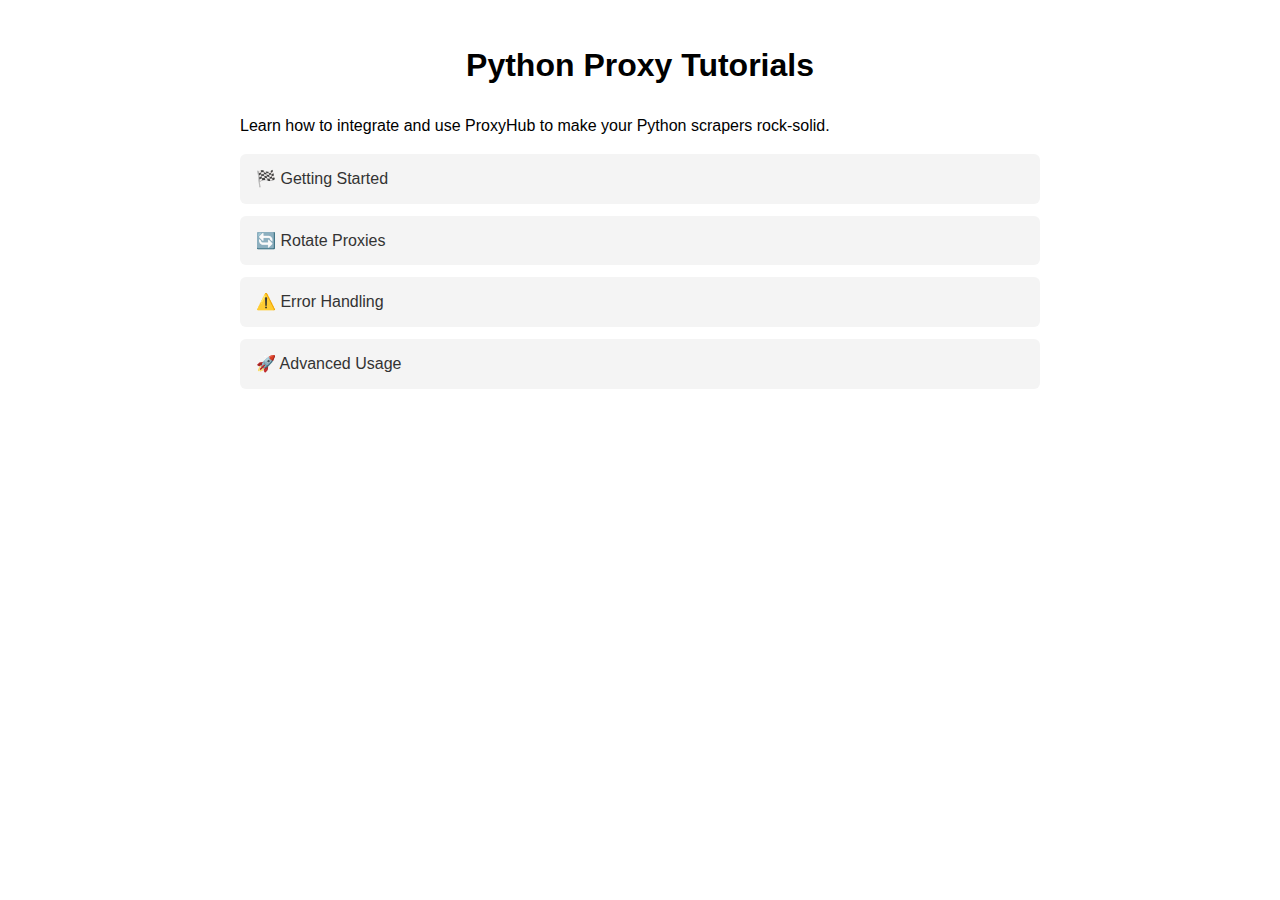
<file: python-proxy-tutorial/index.html>
<!DOCTYPE html>
<html lang="en">
<head>
  <meta charset="UTF-8"/>
  <meta name="viewport" content="width=device-width, initial-scale=1"/>
  <title>Python Proxy Tutorials</title>
  <style>
    body {
      font-family: Arial, sans-serif;
      max-width: 800px;
      margin: 40px auto;
      line-height: 1.6;
      padding: 0 20px;
    }
    h1 { text-align: center; }
    ul { list-style: none; padding: 0; }
    li {
      margin: 0.75em 0;
      padding: 0.75em 1em;
      background: #f4f4f4;
      border-radius: 6px;
      transition: background 0.2s;
    }
    a {
      text-decoration: none;
      color: #333;
      display: block;
    }
    li:hover { background: #e0e0e0; }
  </style>
</head>
<body>
  <h1>Python Proxy Tutorials</h1>
  <p>Learn how to integrate and use ProxyHub to make your Python scrapers rock-solid.</p>
  <ul>
    <li><a href="getting-started.html">🏁 Getting Started</a></li>
    <li><a href="How-to-rotate-proxies-in-Python.html">🔄 Rotate Proxies</a></li>
    <li><a href="Error-Handling.html">⚠️ Error Handling</a></li>
    <li><a href="Advanced.html">🚀 Advanced Usage</a></li>
  </ul>
</body>
</html>
</file>
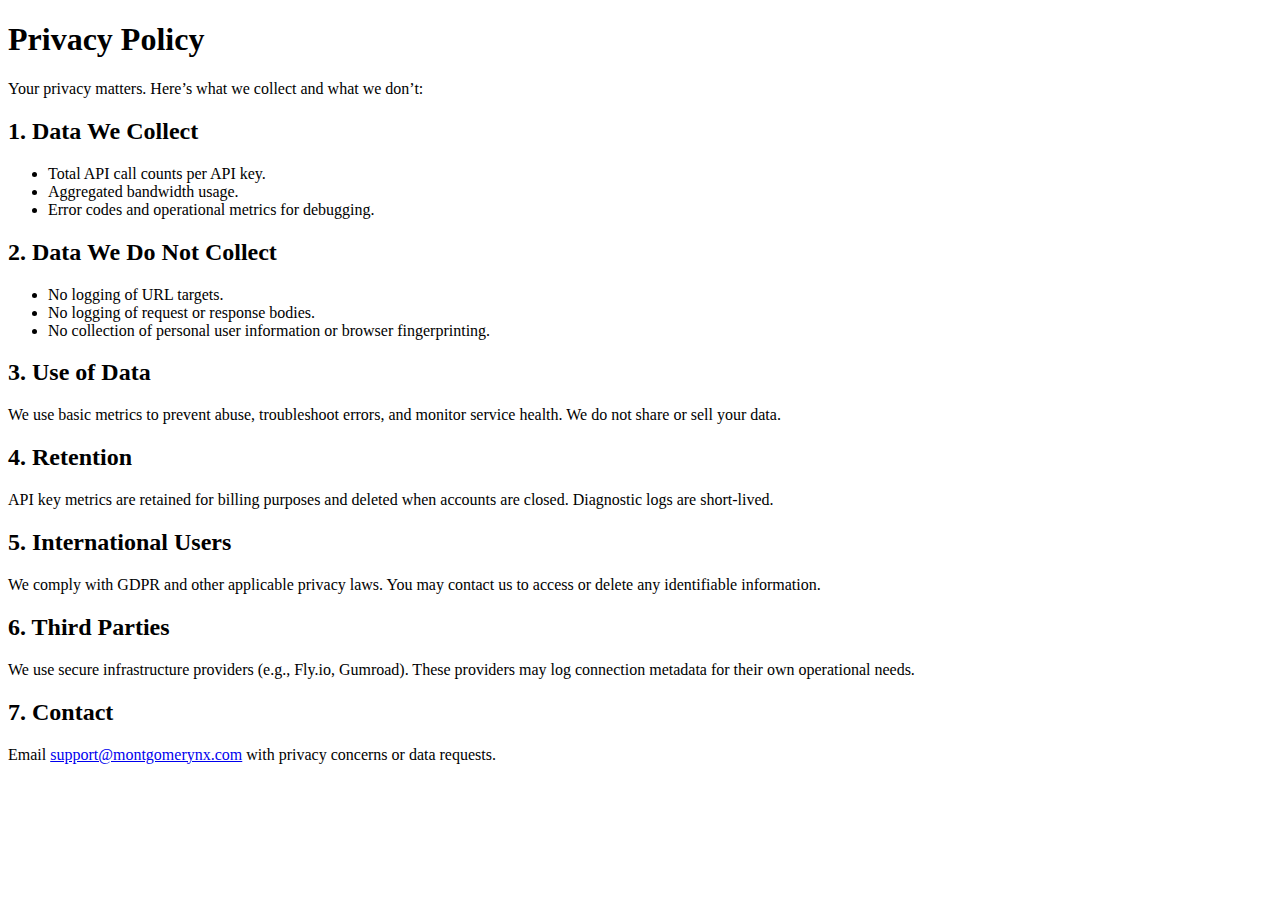
<file: privacy_policy.html>
<!DOCTYPE html>
<html lang="en">
<head>
  <meta charset="UTF-8">
  <title>Privacy Policy - MontgomeryNX</title>
  <link rel="canonical" href="https://www.montgomerynx.com/privacy_policy">
</head>
<body>
  <h1>Privacy Policy</h1>
  <p>Your privacy matters. Here’s what we collect and what we don’t:</p>

  <h2>1. Data We Collect</h2>
  <ul>
    <li>Total API call counts per API key.</li>
    <li>Aggregated bandwidth usage.</li>
    <li>Error codes and operational metrics for debugging.</li>
  </ul>

  <h2>2. Data We Do Not Collect</h2>
  <ul>
    <li>No logging of URL targets.</li>
    <li>No logging of request or response bodies.</li>
    <li>No collection of personal user information or browser fingerprinting.</li>
  </ul>

  <h2>3. Use of Data</h2>
  <p>We use basic metrics to prevent abuse, troubleshoot errors, and monitor service health. We do not share or sell your data.</p>

  <h2>4. Retention</h2>
  <p>API key metrics are retained for billing purposes and deleted when accounts are closed. Diagnostic logs are short-lived.</p>

  <h2>5. International Users</h2>
  <p>We comply with GDPR and other applicable privacy laws. You may contact us to access or delete any identifiable information.</p>

  <h2>6. Third Parties</h2>
  <p>We use secure infrastructure providers (e.g., Fly.io, Gumroad). These providers may log connection metadata for their own operational needs.</p>

  <h2>7. Contact</h2>
  <p>Email <a href="mailto:support@montgomerynx.com">support@montgomerynx.com</a> with privacy concerns or data requests.</p>
</body>
</html>
</file>
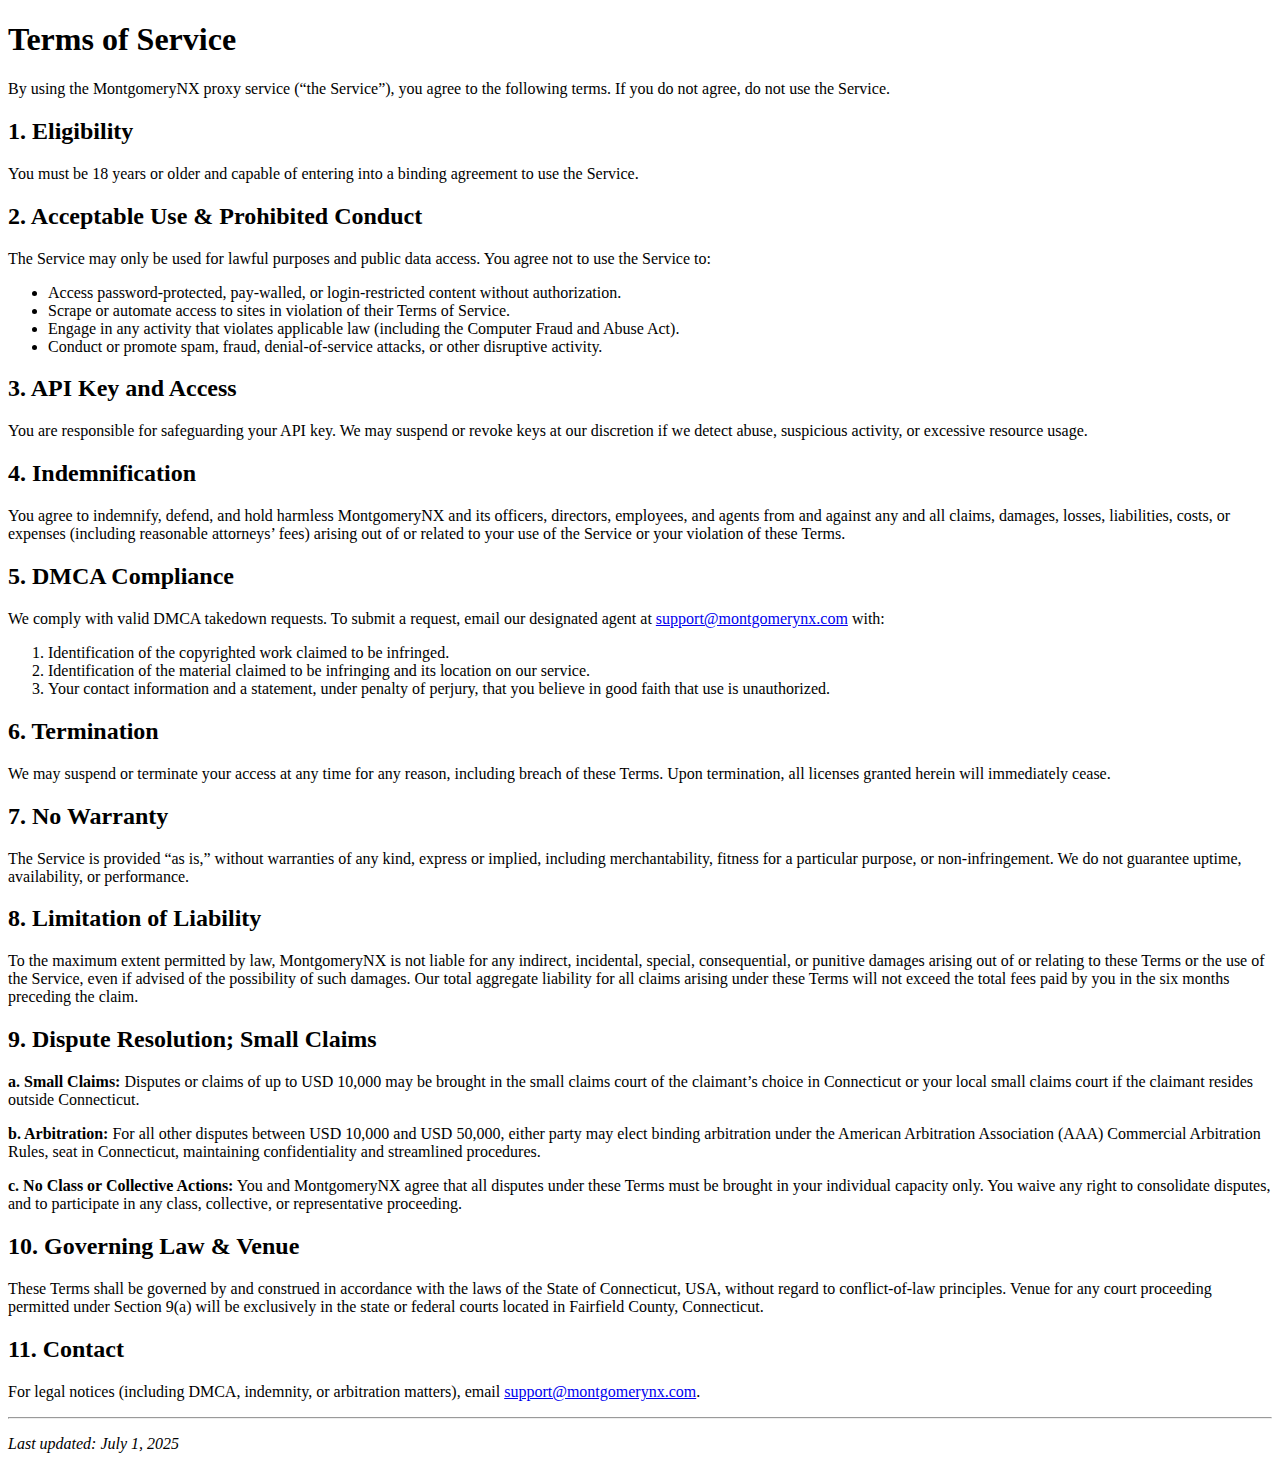
<file: terms_of_service.html>
<!DOCTYPE html>
<html>
<head>
  <meta charset="UTF-8">
  <title>MontgomeryNX Terms of Service</title>
  <link rel="canonical" href="https://www.montgomerynx.com/terms_of_service">
</head>
<body>
  <h1>Terms of Service</h1>
  <p>By using the MontgomeryNX proxy service (“the Service”), you agree to the following terms. If you do not agree, do not use the Service.</p>

  <h2>1. Eligibility</h2>
  <p>You must be 18 years or older and capable of entering into a binding agreement to use the Service.</p>

  <h2>2. Acceptable Use & Prohibited Conduct</h2>
  <p>The Service may only be used for lawful purposes and public data access. You agree not to use the Service to:</p>
  <ul>
    <li>Access password‑protected, pay‑walled, or login‑restricted content without authorization.</li>
    <li>Scrape or automate access to sites in violation of their Terms of Service.</li>
    <li>Engage in any activity that violates applicable law (including the Computer Fraud and Abuse Act).</li>
    <li>Conduct or promote spam, fraud, denial‑of‑service attacks, or other disruptive activity.</li>
  </ul>

  <h2>3. API Key and Access</h2>
  <p>You are responsible for safeguarding your API key. We may suspend or revoke keys at our discretion if we detect abuse, suspicious activity, or excessive resource usage.</p>

  <h2>4. Indemnification</h2>
  <p>You agree to indemnify, defend, and hold harmless MontgomeryNX and its officers, directors, employees, and agents from and against any and all claims, damages, losses, liabilities, costs, or expenses (including reasonable attorneys’ fees) arising out of or related to your use of the Service or your violation of these Terms.</p>

  <h2>5. DMCA Compliance</h2>
  <p>We comply with valid DMCA takedown requests. To submit a request, email our designated agent at <a href="mailto:support@montgomerynx.com">support@montgomerynx.com</a> with:</p>
  <ol>
    <li>Identification of the copyrighted work claimed to be infringed.</li>
    <li>Identification of the material claimed to be infringing and its location on our service.</li>
    <li>Your contact information and a statement, under penalty of perjury, that you believe in good faith that use is unauthorized.</li>
  </ol>

  <h2>6. Termination</h2>
  <p>We may suspend or terminate your access at any time for any reason, including breach of these Terms. Upon termination, all licenses granted herein will immediately cease.</p>

  <h2>7. No Warranty</h2>
  <p>The Service is provided “as is,” without warranties of any kind, express or implied, including merchantability, fitness for a particular purpose, or non‑infringement. We do not guarantee uptime, availability, or performance.</p>

  <h2>8. Limitation of Liability</h2>
  <p>To the maximum extent permitted by law, MontgomeryNX is not liable for any indirect, incidental, special, consequential, or punitive damages arising out of or relating to these Terms or the use of the Service, even if advised of the possibility of such damages. Our total aggregate liability for all claims arising under these Terms will not exceed the total fees paid by you in the six months preceding the claim.</p>

  <h2>9. Dispute Resolution; Small Claims</h2>
  <p><strong>a. Small Claims:</strong> Disputes or claims of up to USD 10,000 may be brought in the small claims court of the claimant’s choice in Connecticut or your local small claims court if the claimant resides outside Connecticut.</p>
  <p><strong>b. Arbitration:</strong> For all other disputes between USD 10,000 and USD 50,000, either party may elect binding arbitration under the American Arbitration Association (AAA) Commercial Arbitration Rules, seat in Connecticut, maintaining confidentiality and streamlined procedures.</p>
  <p><strong>c. No Class or Collective Actions:</strong> You and MontgomeryNX agree that all disputes under these Terms must be brought in your individual capacity only. You waive any right to consolidate disputes, and to participate in any class, collective, or representative proceeding.</p>

  <h2>10. Governing Law & Venue</h2>
  <p>These Terms shall be governed by and construed in accordance with the laws of the State of Connecticut, USA, without regard to conflict‑of‑law principles. Venue for any court proceeding permitted under Section 9(a) will be exclusively in the state or federal courts located in Fairfield County, Connecticut.</p>

  <h2>11. Contact</h2>
  <p>For legal notices (including DMCA, indemnity, or arbitration matters), email <a href="mailto:support@montgomerynx.com">support@montgomerynx.com</a>.</p>

  <hr>
  <p><em>Last updated: July 1, 2025</em></p>
</body>
</html>
</file>
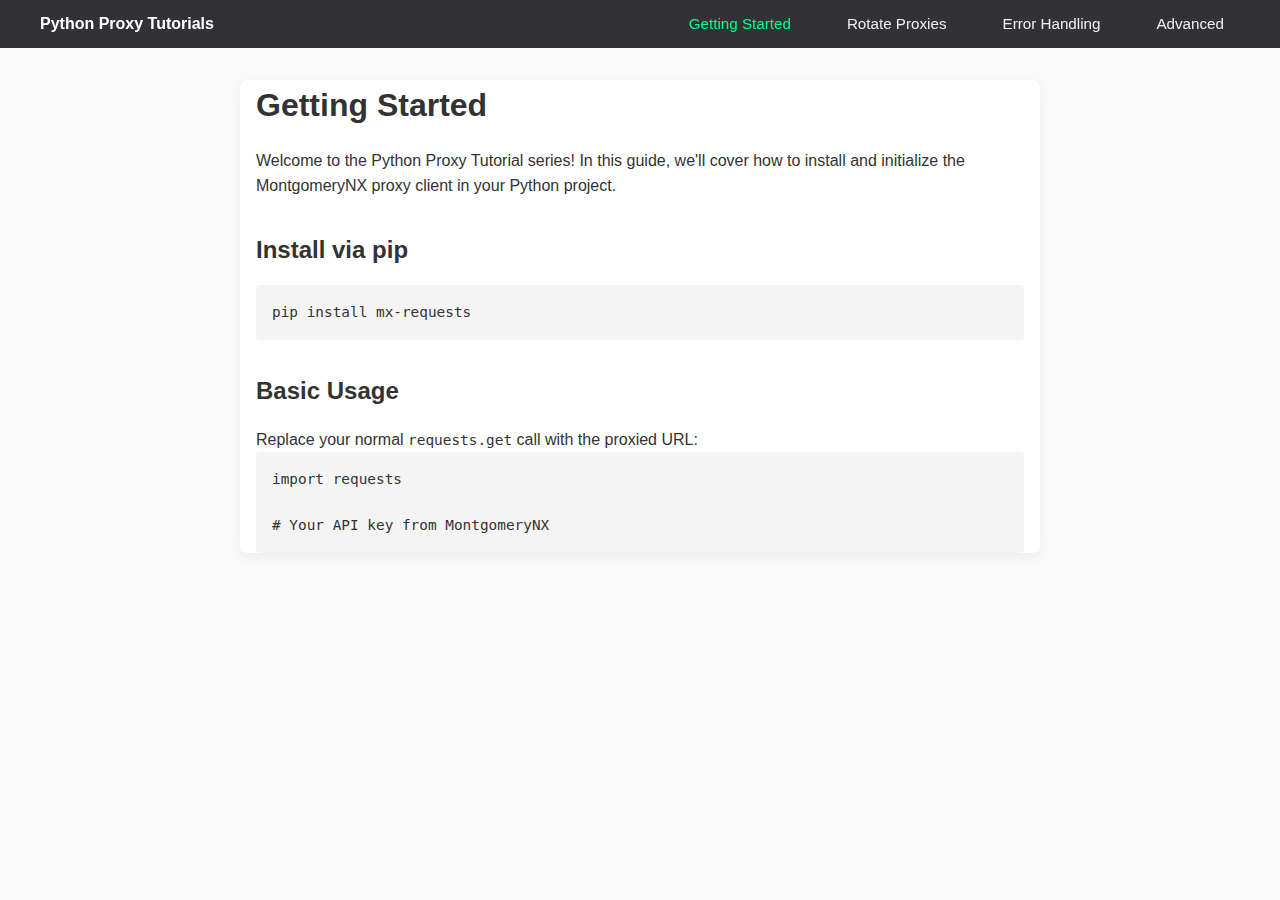
<file: python-proxy-tutorial/getting-started.html>
<!DOCTYPE html>
<html lang="en">
<head>
  <meta charset="UTF-8" />
  <meta name="viewport" content="width=device-width, initial-scale=1">
  <title>Getting Started – Python Proxy Tutorials</title>
  <link rel="icon" href="/favicon.ico" />
  <!-- Shared Navbar Styles -->
  <style>
    /* Reset & Base */
    * { margin: 0; padding: 0; box-sizing: border-box; }
    body { font-family: 'Inter', sans-serif; background: #f9f9f9; color: #333; line-height: 1.6; }
    a { color: #00d4ff; text-decoration: none; }
    a:hover { text-decoration: underline; }

    /* Navbar */
    .tutorial-nav { background: rgba(15,15,20,0.85); backdrop-filter: blur(6px); position: sticky; top: 0; z-index: 100; padding: 0.5rem 1rem; }
    .nav-container { max-width: 1200px; margin: 0 auto; display: flex; align-items: center; justify-content: space-between; }
    .tutorial-nav .logo { color: #fff; font-weight: 700; font-size: 1rem; text-decoration: none; }
    .burger { display: flex; flex-direction: column; justify-content: space-between; width: 24px; height: 18px; background: none; border: none; cursor: pointer; }
    .burger span { display: block; height: 3px; width: 100%; background: #fff; border-radius: 2px; transition: transform 0.3s, opacity 0.3s; }
    .nav-links { position: absolute; top: 100%; left: 0; right: 0; background: rgba(15,15,20,0.95); list-style: none; display: none; flex-direction: column; padding: 1rem 0; text-align: center; }
    .nav-links li + li { margin-top: 0.75rem; }
    .nav-links a { color: #eee; font-size: 0.95rem; font-weight: 500; padding: 0.25rem 1rem; display: inline-block; }
    .nav-links a.active { color: #00ff88; }
    .nav-links.show { display: flex; }
    .burger.open span:nth-child(1) { transform: translateY(7.5px) rotate(45deg); }
    .burger.open span:nth-child(2) { opacity: 0; }
    .burger.open span:nth-child(3) { transform: translateY(-7.5px) rotate(-45deg); }
    @media (min-width: 768px) {
      .burger { display: none; }
      .nav-links { position: static; display: flex !important; flex-direction: row; background: transparent; padding: 0; }
      .nav-links li + li { margin-left: 1.5rem; margin-top: 0; }
    }

    /* Page Container */
    .container { max-width: 800px; margin: 2rem auto; padding: 0 1rem; background: #fff; border-radius: 8px; box-shadow: 0 4px 12px rgba(0,0,0,0.05); }
    h1 { font-size: 2rem; margin-bottom: 1rem; }
    h2 { font-size: 1.5rem; margin: 2rem 0 1rem; }
    pre { background: #f4f4f4; padding: 1rem; border-radius: 4px; overflow-x: auto; }
    code { font-family: 'SF Mono', monospace; font-size: 0.9rem; }
    .install { display: inline-block; background: #00ff88; color: #000; padding: 0.25rem 0.5rem; border-radius: 4px; font-family: monospace; }
    .next-link { display: block; margin-top: 2rem; text-align: right; }
  </style>
</head>
<body>
  <nav class="tutorial-nav">
    <div class="nav-container">
      <a href="/python-proxy-tutorial/" class="logo">Python Proxy Tutorials</a>
      <button class="burger" aria-label="Toggle menu">
        <span></span><span></span><span></span>
      </button>
      <ul class="nav-links">
        <li><a href="/python-proxy-tutorial/getting-started.html" class="active">Getting Started</a></li>
        <li><a href="/python-proxy-tutorial/How-to-rotate-proxies-in-Python.html">Rotate Proxies</a></li>
        <li><a href="/python-proxy-tutorial/Error-Handling.html">Error Handling</a></li>
        <li><a href="/python-proxy-tutorial/Advanced.html">Advanced</a></li>
      </ul>
    </div>
  </nav>

  <div class="container">
    <h1>Getting Started</h1>
    <p>Welcome to the Python Proxy Tutorial series! In this guide, we'll cover how to install and initialize the MontgomeryNX proxy client in your Python project.</p>

    <h2>Install via pip</h2>
    <pre><code>pip install mx-requests</code></pre>

    <h2>Basic Usage</h2>
    <p>Replace your normal <code>requests.get</code> call with the proxied URL:</p>
    <pre><code>import requests

# Your API key from MontgomeryNX
</file>
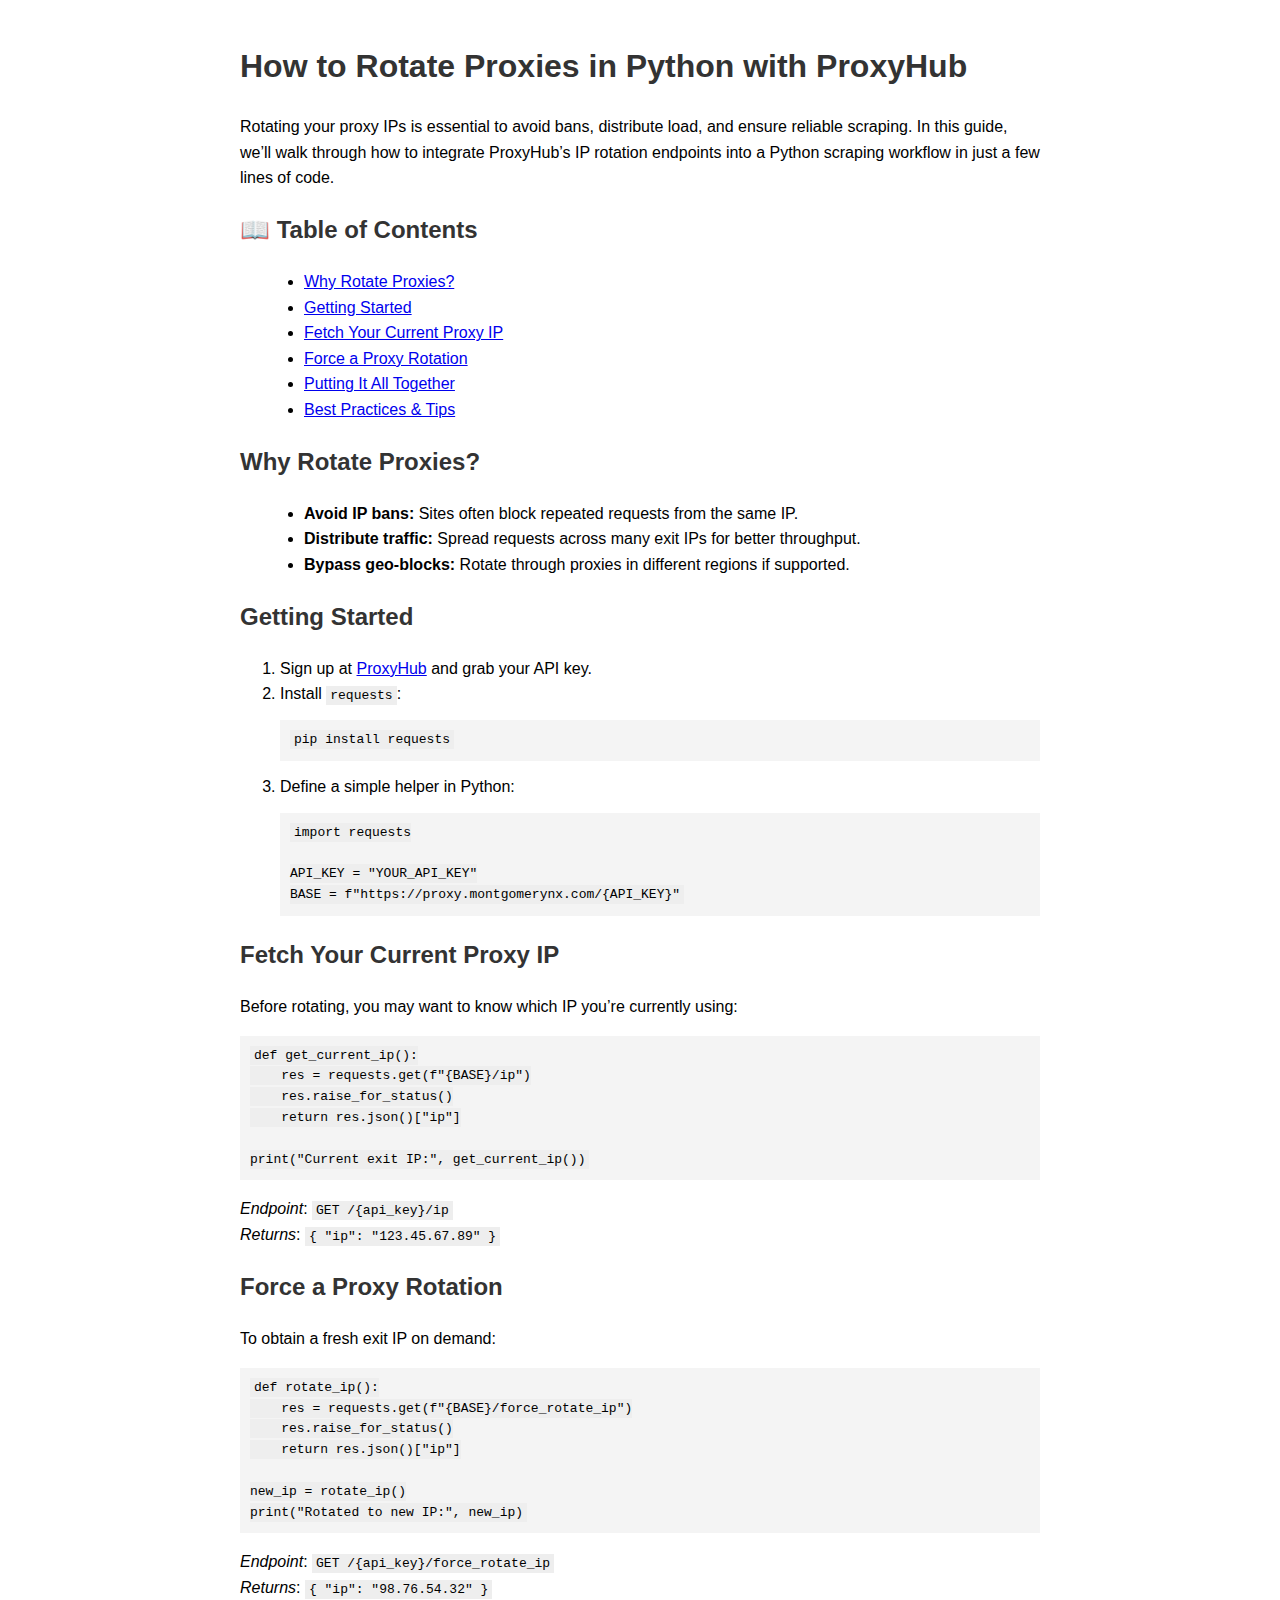
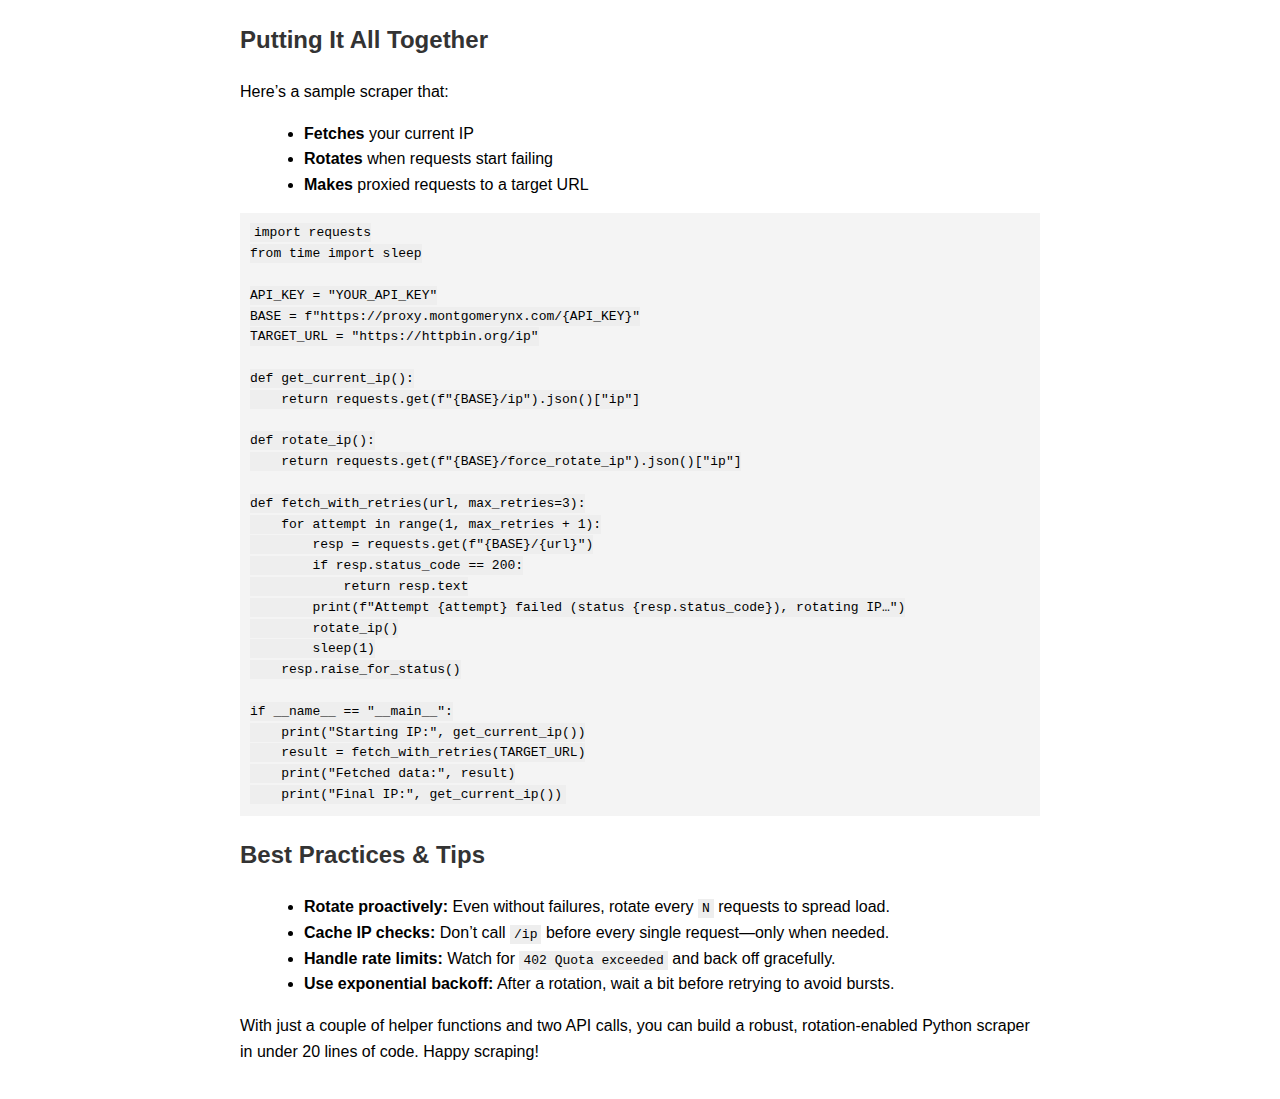
<file: python-proxy-tutorial/How-to-rotate-proxies-in-Python.html>
<!DOCTYPE html>
<html lang="en">
<head>
  <meta charset="UTF-8" />
  <meta name="viewport" content="width=device-width, initial-scale=1.0"/>
  <title>How to Rotate Proxies in Python with ProxyHub</title>
  <style>
    body { font-family: Arial, sans-serif; line-height: 1.6; margin: 0; padding: 20px; max-width: 800px; margin-left: auto; margin-right: auto; }
    h1, h2, h3 { color: #333; }
    pre { background: #f4f4f4; padding: 10px; overflow-x: auto; }
    code { background: #eee; padding: 2px 4px; }
    ul { margin: 0 0 1em 1.5em; }
    .note { background: #fff3cd; padding: 10px; border-left: 4px solid #ffeeba; margin: 1em 0; }
  </style>
</head>
<body>

  <h1>How to Rotate Proxies in Python with ProxyHub</h1>

  <p>Rotating your proxy IPs is essential to avoid bans, distribute load, and ensure reliable scraping. In this guide, we’ll walk through how to integrate ProxyHub’s IP rotation endpoints into a Python scraping workflow in just a few lines of code.</p>

  <h2>📖 Table of Contents</h2>
  <ul>
    <li><a href="#why-rotate-proxies">Why Rotate Proxies?</a></li>
    <li><a href="#getting-started">Getting Started</a></li>
    <li><a href="#fetch-your-current-proxy-ip">Fetch Your Current Proxy IP</a></li>
    <li><a href="#force-a-proxy-rotation">Force a Proxy Rotation</a></li>
    <li><a href="#putting-it-all-together">Putting It All Together</a></li>
    <li><a href="#best-practices--tips">Best Practices &amp; Tips</a></li>
  </ul>

  <h2 id="why-rotate-proxies">Why Rotate Proxies?</h2>
  <ul>
    <li><strong>Avoid IP bans:</strong> Sites often block repeated requests from the same IP.</li>
    <li><strong>Distribute traffic:</strong> Spread requests across many exit IPs for better throughput.</li>
    <li><strong>Bypass geo-blocks:</strong> Rotate through proxies in different regions if supported.</li>
  </ul>

  <h2 id="getting-started">Getting Started</h2>
  <ol>
    <li>Sign up at <a href="https://proxy.montgomerynx.com">ProxyHub</a> and grab your API key.</li>
    <li>Install <code>requests</code>:
      <pre><code>pip install requests</code></pre>
    </li>
    <li>Define a simple helper in Python:
      <pre><code>import requests

API_KEY = "YOUR_API_KEY"
BASE = f"https://proxy.montgomerynx.com/{API_KEY}"</code></pre>
    </li>
  </ol>

  <h2 id="fetch-your-current-proxy-ip">Fetch Your Current Proxy IP</h2>
  <p>Before rotating, you may want to know which IP you’re currently using:</p>
  <pre><code>def get_current_ip():
    res = requests.get(f"{BASE}/ip")
    res.raise_for_status()
    return res.json()["ip"]

print("Current exit IP:", get_current_ip())</code></pre>

  <p><em>Endpoint</em>: <code>GET /{api_key}/ip</code><br>
  <em>Returns</em>: <code>{ "ip": "123.45.67.89" }</code></p>

  <h2 id="force-a-proxy-rotation">Force a Proxy Rotation</h2>
  <p>To obtain a fresh exit IP on demand:</p>
  <pre><code>def rotate_ip():
    res = requests.get(f"{BASE}/force_rotate_ip")
    res.raise_for_status()
    return res.json()["ip"]

new_ip = rotate_ip()
print("Rotated to new IP:", new_ip)</code></pre>

  <p><em>Endpoint</em>: <code>GET /{api_key}/force_rotate_ip</code><br>
  <em>Returns</em>: <code>{ "ip": "98.76.54.32" }</code></p>

  <h2 id="putting-it-all-together">Putting It All Together</h2>
  <p>Here’s a sample scraper that:</p>
  <ul>
    <li><strong>Fetches</strong> your current IP</li>
    <li><strong>Rotates</strong> when requests start failing</li>
    <li><strong>Makes</strong> proxied requests to a target URL</li>
  </ul>
  <pre><code>import requests
from time import sleep

API_KEY = "YOUR_API_KEY"
BASE = f"https://proxy.montgomerynx.com/{API_KEY}"
TARGET_URL = "https://httpbin.org/ip"

def get_current_ip():
    return requests.get(f"{BASE}/ip").json()["ip"]

def rotate_ip():
    return requests.get(f"{BASE}/force_rotate_ip").json()["ip"]

def fetch_with_retries(url, max_retries=3):
    for attempt in range(1, max_retries + 1):
        resp = requests.get(f"{BASE}/{url}")
        if resp.status_code == 200:
            return resp.text
        print(f"Attempt {attempt} failed (status {resp.status_code}), rotating IP…")
        rotate_ip()
        sleep(1)
    resp.raise_for_status()

if __name__ == "__main__":
    print("Starting IP:", get_current_ip())
    result = fetch_with_retries(TARGET_URL)
    print("Fetched data:", result)
    print("Final IP:", get_current_ip())</code></pre>

  <h2 id="best-practices--tips">Best Practices &amp; Tips</h2>
  <ul>
    <li><strong>Rotate proactively:</strong> Even without failures, rotate every <code>N</code> requests to spread load.</li>
    <li><strong>Cache IP checks:</strong> Don’t call <code>/ip</code> before every single request—only when needed.</li>
    <li><strong>Handle rate limits:</strong> Watch for <code>402 Quota exceeded</code> and back off gracefully.</li>
    <li><strong>Use exponential backoff:</strong> After a rotation, wait a bit before retrying to avoid bursts.</li>
  </ul>

  <p>With just a couple of helper functions and two API calls, you can build a robust, rotation-enabled Python scraper in under 20 lines of code. Happy scraping!</p>

</body>
</html>
</file>
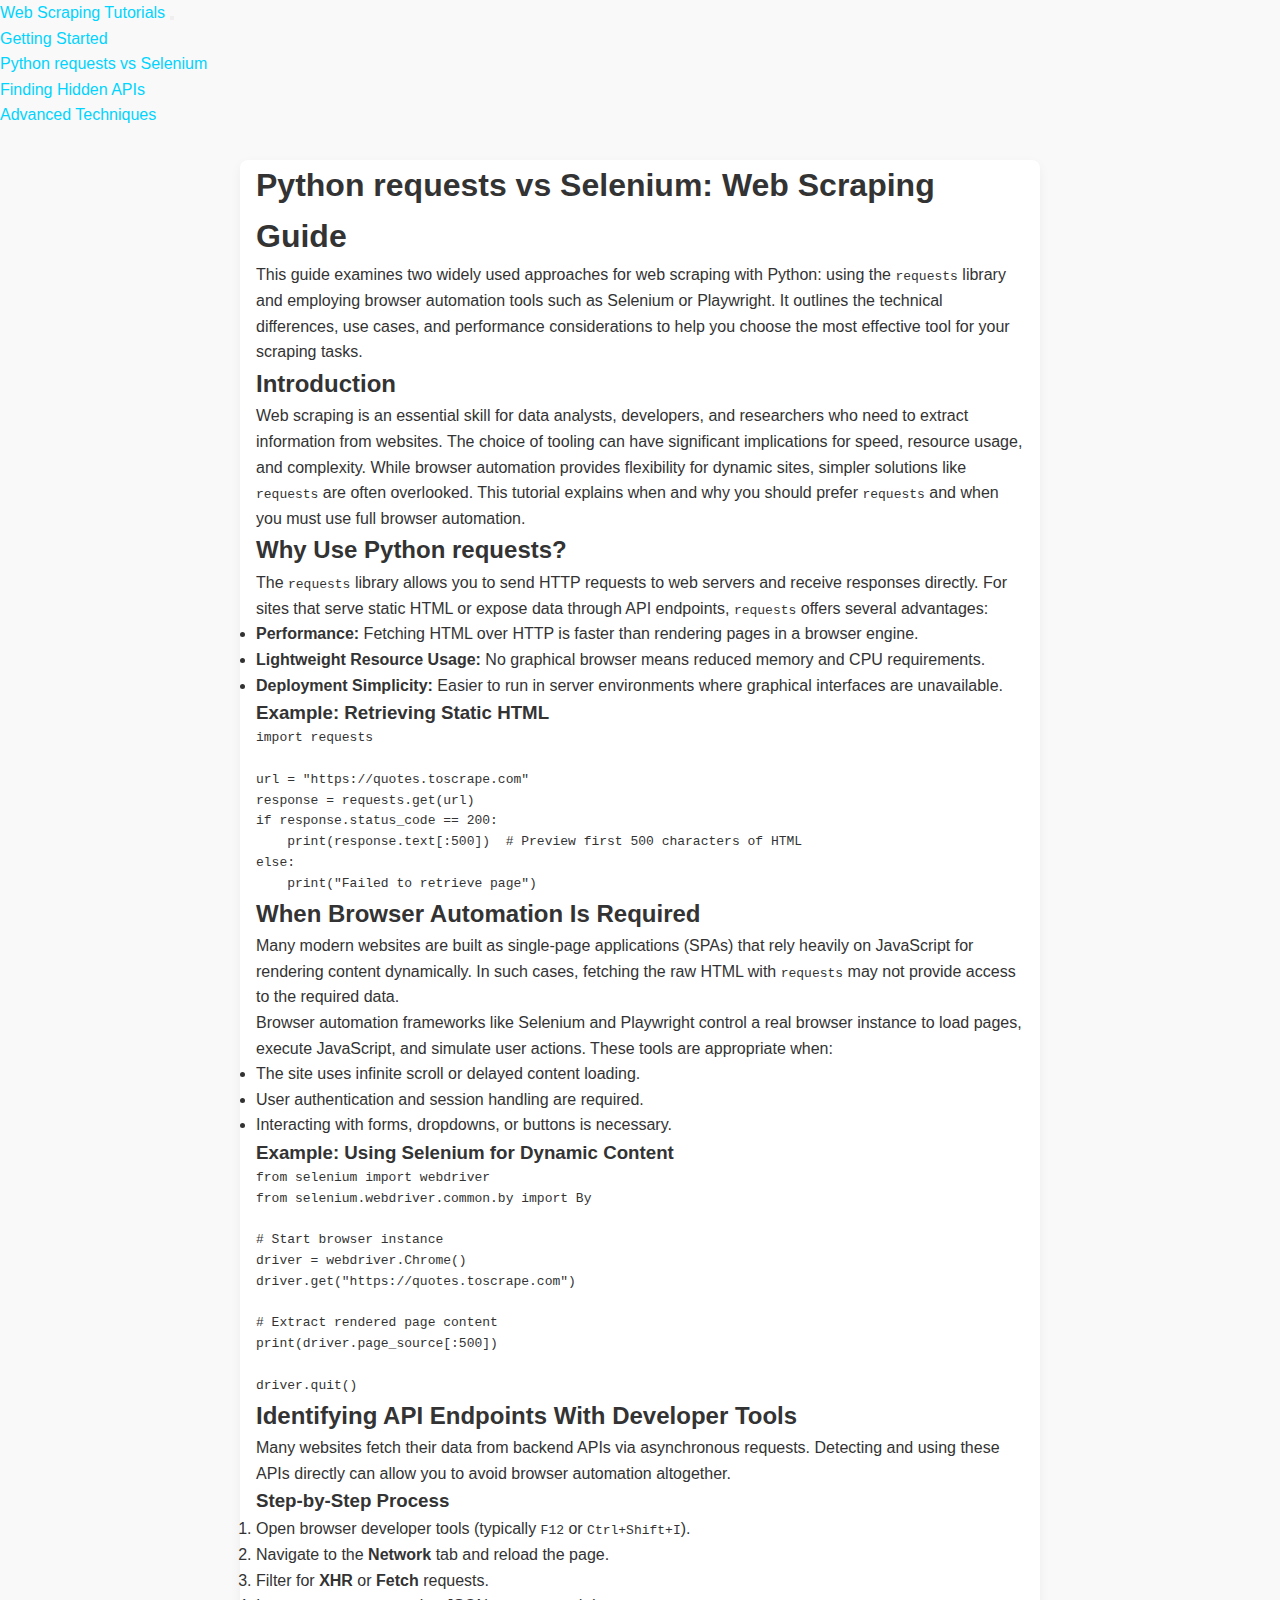
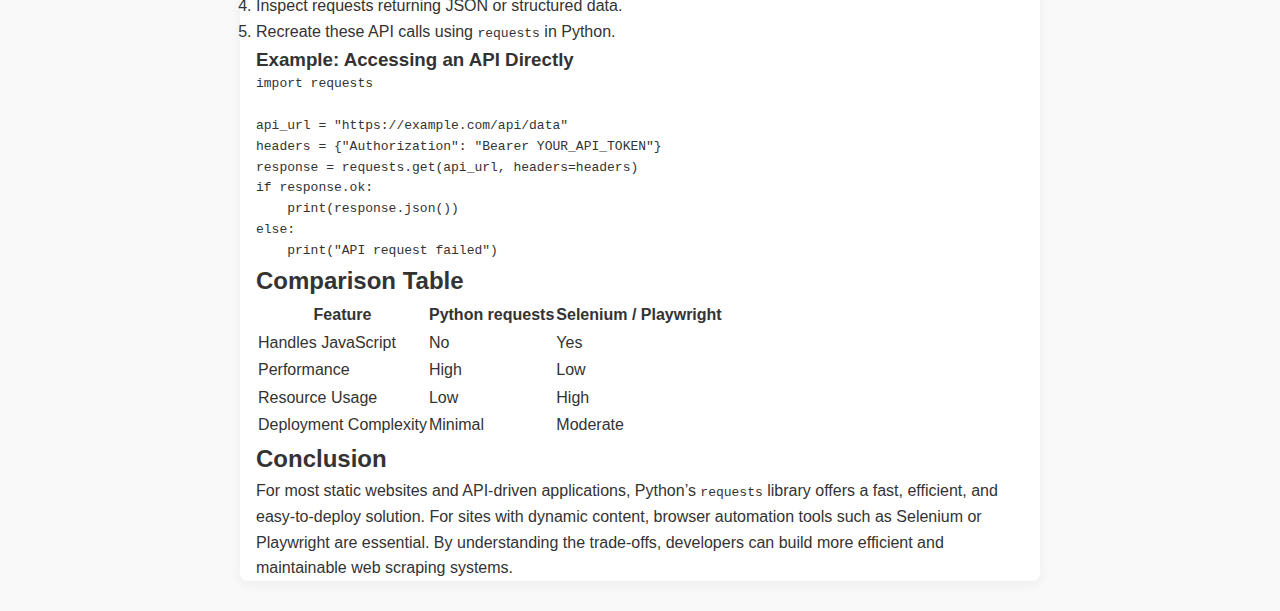
<file: python-proxy-tutorial/python-requests-vs-selenium.html>
<!DOCTYPE html>
<html lang="en">
<head>
  <meta charset="UTF-8"/>
  <meta name="viewport" content="width=device-width, initial-scale=1"/>
  <title>Python requests vs Selenium: Web Scraping Guide | YourTutorialHub</title>
  <meta name="description" content="Learn when to use Python requests for web scraping and when Selenium or Playwright is necessary. A detailed, structured guide with real Python examples.">
  <link rel="canonical" href="https://www.montgomerynx.com/python-proxy-tutorial/python-requests-vs-selenium.html">
  <link rel="icon" href="../favicon.ico">
  <link rel="stylesheet" href="../assets/css/tutorial.css">
  <script type="application/ld+json">
  {
    "@context": "https://schema.org",
    "@type": "FAQPage",
    "mainEntity": [{
      "@type": "Question",
      "name": "When should I use Python requests for web scraping?",
      "acceptedAnswer": {
        "@type": "Answer",
        "text": "Use Python requests for web scraping when the site serves static HTML content or has APIs available. It is faster and uses fewer resources compared to Selenium."
      }
    },{
      "@type": "Question",
      "name": "Is Selenium better than requests for web scraping?",
      "acceptedAnswer": {
        "@type": "Answer",
        "text": "Selenium is better when you need to interact with JavaScript-heavy pages, handle dynamic content, or automate user actions like clicks and form submissions."
      }
    },{
      "@type": "Question",
      "name": "What is Playwright and how is it different from Selenium?",
      "acceptedAnswer": {
        "@type": "Answer",
        "text": "Playwright is a modern alternative to Selenium for browser automation. It supports multiple browsers, offers faster execution, and better handles modern web app features like single-page applications."
      }
    }]
  }
  </script>
</head>
<body>
  <nav class="tutorial-nav">
    <div class="nav-container">
      <a href="/web-scraping-tutorials/" class="logo">Web Scraping Tutorials</a>
      <button class="burger" aria-label="Toggle menu">
        <span></span><span></span><span></span>
      </button>
      <ul class="nav-links">
        <li><a href="/web-scraping-tutorials/getting-started.html">Getting Started</a></li>
        <li><a href="/web-scraping-tutorials/python-requests-vs-selenium.html">Python requests vs Selenium</a></li>
        <li><a href="/web-scraping-tutorials/finding-hidden-apis.html">Finding Hidden APIs</a></li>
        <li><a href="/web-scraping-tutorials/advanced-techniques.html">Advanced Techniques</a></li>
      </ul>
    </div>
  </nav>

  <main class="container">
    <h1>Python requests vs Selenium: Web Scraping Guide</h1>

    <p>This guide examines two widely used approaches for web scraping with Python: using the <code>requests</code> library and employing browser automation tools such as Selenium or Playwright. It outlines the technical differences, use cases, and performance considerations to help you choose the most effective tool for your scraping tasks.</p>

    <h2>Introduction</h2>
    <p>Web scraping is an essential skill for data analysts, developers, and researchers who need to extract information from websites. The choice of tooling can have significant implications for speed, resource usage, and complexity. While browser automation provides flexibility for dynamic sites, simpler solutions like <code>requests</code> are often overlooked. This tutorial explains when and why you should prefer <code>requests</code> and when you must use full browser automation.</p>

    <h2>Why Use Python requests?</h2>
    <p>The <code>requests</code> library allows you to send HTTP requests to web servers and receive responses directly. For sites that serve static HTML or expose data through API endpoints, <code>requests</code> offers several advantages:</p>
    <ul>
      <li><strong>Performance:</strong> Fetching HTML over HTTP is faster than rendering pages in a browser engine.</li>
      <li><strong>Lightweight Resource Usage:</strong> No graphical browser means reduced memory and CPU requirements.</li>
      <li><strong>Deployment Simplicity:</strong> Easier to run in server environments where graphical interfaces are unavailable.</li>
    </ul>

    <h3>Example: Retrieving Static HTML</h3>
    <pre><code>import requests

url = "https://quotes.toscrape.com"
response = requests.get(url)
if response.status_code == 200:
    print(response.text[:500])  # Preview first 500 characters of HTML
else:
    print("Failed to retrieve page")</code></pre>

    <h2>When Browser Automation Is Required</h2>
    <p>Many modern websites are built as single-page applications (SPAs) that rely heavily on JavaScript for rendering content dynamically. In such cases, fetching the raw HTML with <code>requests</code> may not provide access to the required data.</p>

    <p>Browser automation frameworks like Selenium and Playwright control a real browser instance to load pages, execute JavaScript, and simulate user actions. These tools are appropriate when:</p>
    <ul>
      <li>The site uses infinite scroll or delayed content loading.</li>
      <li>User authentication and session handling are required.</li>
      <li>Interacting with forms, dropdowns, or buttons is necessary.</li>
    </ul>

    <h3>Example: Using Selenium for Dynamic Content</h3>
    <pre><code>from selenium import webdriver
from selenium.webdriver.common.by import By

# Start browser instance
driver = webdriver.Chrome()
driver.get("https://quotes.toscrape.com")

# Extract rendered page content
print(driver.page_source[:500])

driver.quit()</code></pre>

    <h2>Identifying API Endpoints With Developer Tools</h2>
    <p>Many websites fetch their data from backend APIs via asynchronous requests. Detecting and using these APIs directly can allow you to avoid browser automation altogether.</p>

    <h3>Step-by-Step Process</h3>
    <ol>
      <li>Open browser developer tools (typically <kbd>F12</kbd> or <kbd>Ctrl+Shift+I</kbd>).</li>
      <li>Navigate to the <strong>Network</strong> tab and reload the page.</li>
      <li>Filter for <strong>XHR</strong> or <strong>Fetch</strong> requests.</li>
      <li>Inspect requests returning JSON or structured data.</li>
      <li>Recreate these API calls using <code>requests</code> in Python.</li>
    </ol>

    <h3>Example: Accessing an API Directly</h3>
    <pre><code>import requests

api_url = "https://example.com/api/data"
headers = {"Authorization": "Bearer YOUR_API_TOKEN"}
response = requests.get(api_url, headers=headers)
if response.ok:
    print(response.json())
else:
    print("API request failed")</code></pre>

    <h2>Comparison Table</h2>
    <table>
      <thead>
        <tr>
          <th>Feature</th>
          <th>Python requests</th>
          <th>Selenium / Playwright</th>
        </tr>
      </thead>
      <tbody>
        <tr>
          <td>Handles JavaScript</td>
          <td>No</td>
          <td>Yes</td>
        </tr>
        <tr>
          <td>Performance</td>
          <td>High</td>
          <td>Low</td>
        </tr>
        <tr>
          <td>Resource Usage</td>
          <td>Low</td>
          <td>High</td>
        </tr>
        <tr>
          <td>Deployment Complexity</td>
          <td>Minimal</td>
          <td>Moderate</td>
        </tr>
      </tbody>
    </table>

    <h2>Conclusion</h2>
    <p>For most static websites and API-driven applications, Python’s <code>requests</code> library offers a fast, efficient, and easy-to-deploy solution. For sites with dynamic content, browser automation tools such as Selenium or Playwright are essential. By understanding the trade-offs, developers can build more efficient and maintainable web scraping systems.</p>
  </main>

  <script>
    document.querySelector('.burger').addEventListener('click', function(){
      this.classList.toggle('open');
      document.querySelector('.nav-links').classList.toggle('show');
    });
  </script>
</body>
</html>
</file>
<file: assets/css/tutorial.css>
/* tutorial.css */

/* Reset & Base */
* { margin:0; padding:0; box-sizing:border-box; }
body { font-family: 'Inter', sans-serif; background:#f9f9f9; color:#333; line-height:1.6; }
/* Links */
a { color:#00d4ff; text-decoration:none; }
a:hover { text-decoration:underline; }

/* Navbar */
.tutorial-nav { /* …copy your navbar styles… */ }
.nav-container { /* … */ }
/* etc… */

/* Page Container */
.container { max-width:800px; margin:2rem auto; padding:0 1rem; background:#fff; border-radius:8px; box-shadow:0 4px 12px rgba(0,0,0,0.05); }
/* headings, code, buttons… */
</file>
